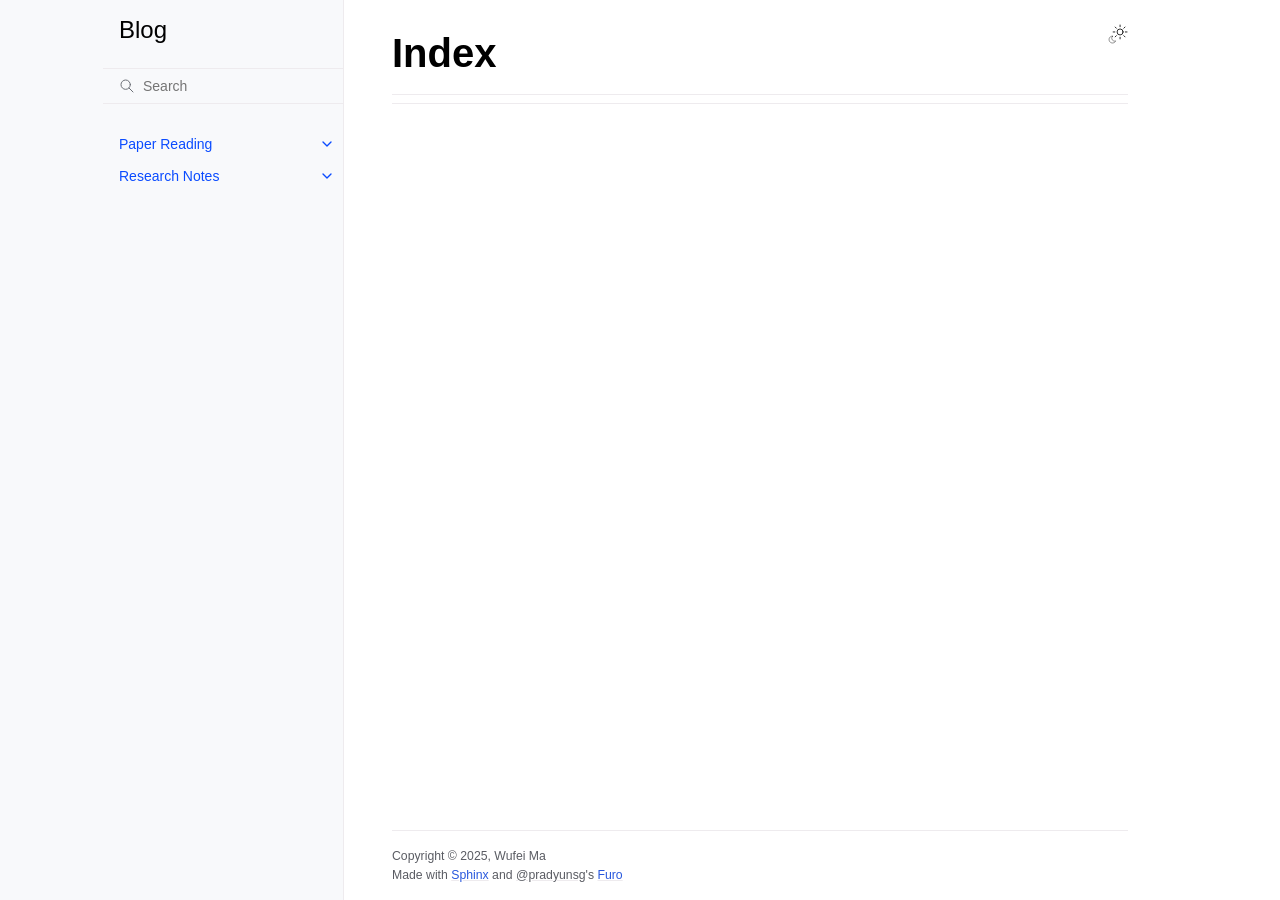
<file: genindex.html>
<!doctype html>
<html class="no-js" lang="en" data-content_root="./">
  <head><meta charset="utf-8">
    <meta name="viewport" content="width=device-width,initial-scale=1">
    <meta name="color-scheme" content="light dark"><link rel="index" title="Index" href="#"><link rel="search" title="Search" href="search.html">

    <!-- Generated with Sphinx 7.4.7 and Furo 2025.12.19 --><title>Index - Blog</title>
<link rel="stylesheet" type="text/css" href="_static/pygments.css?v=d111a655" />
    <link rel="stylesheet" type="text/css" href="_static/styles/furo.css?v=7bdb33bb" />
    <link rel="stylesheet" type="text/css" href="_static/css/mybadges.css?v=865efd3c" />
    <link rel="stylesheet" type="text/css" href="_static/css/mycss.css?v=918f3662" />
    <link rel="stylesheet" type="text/css" href="_static/sphinx-design.min.css?v=95c83b7e" />
    <link rel="stylesheet" type="text/css" href="_static/styles/furo-extensions.css?v=8dab3a3b" />
    
    


<style>
  body {
    --color-code-background: #f2f2f2;
  --color-code-foreground: #1e1e1e;
  
  }
  @media not print {
    body[data-theme="dark"] {
      --color-code-background: #202020;
  --color-code-foreground: #d0d0d0;
  
    }
    @media (prefers-color-scheme: dark) {
      body:not([data-theme="light"]) {
        --color-code-background: #202020;
  --color-code-foreground: #d0d0d0;
  
      }
    }
  }
</style></head>
  <body>
    
    <script>
      document.body.dataset.theme = localStorage.getItem("theme") || "auto";
    </script>
    

<svg xmlns="http://www.w3.org/2000/svg" style="display: none;">
  <symbol id="svg-toc" viewBox="0 0 24 24">
    <title>Contents</title>
    <svg stroke="currentColor" fill="currentColor" stroke-width="0" viewBox="0 0 1024 1024">
      <path d="M408 442h480c4.4 0 8-3.6 8-8v-56c0-4.4-3.6-8-8-8H408c-4.4 0-8 3.6-8 8v56c0 4.4 3.6 8 8 8zm-8 204c0 4.4 3.6 8 8 8h480c4.4 0 8-3.6 8-8v-56c0-4.4-3.6-8-8-8H408c-4.4 0-8 3.6-8 8v56zm504-486H120c-4.4 0-8 3.6-8 8v56c0 4.4 3.6 8 8 8h784c4.4 0 8-3.6 8-8v-56c0-4.4-3.6-8-8-8zm0 632H120c-4.4 0-8 3.6-8 8v56c0 4.4 3.6 8 8 8h784c4.4 0 8-3.6 8-8v-56c0-4.4-3.6-8-8-8zM115.4 518.9L271.7 642c5.8 4.6 14.4.5 14.4-6.9V388.9c0-7.4-8.5-11.5-14.4-6.9L115.4 505.1a8.74 8.74 0 0 0 0 13.8z"/>
    </svg>
  </symbol>
  <symbol id="svg-menu" viewBox="0 0 24 24">
    <title>Menu</title>
    <svg xmlns="http://www.w3.org/2000/svg" viewBox="0 0 24 24" fill="none" stroke="currentColor"
      stroke-width="2" stroke-linecap="round" stroke-linejoin="round" class="feather-menu">
      <line x1="3" y1="12" x2="21" y2="12"></line>
      <line x1="3" y1="6" x2="21" y2="6"></line>
      <line x1="3" y1="18" x2="21" y2="18"></line>
    </svg>
  </symbol>
  <symbol id="svg-arrow-right" viewBox="0 0 24 24">
    <title>Expand</title>
    <svg xmlns="http://www.w3.org/2000/svg" viewBox="0 0 24 24" fill="none" stroke="currentColor"
      stroke-width="2" stroke-linecap="round" stroke-linejoin="round" class="feather-chevron-right">
      <polyline points="9 18 15 12 9 6"></polyline>
    </svg>
  </symbol>
  <symbol id="svg-sun" viewBox="0 0 24 24">
    <title>Light mode</title>
    <svg xmlns="http://www.w3.org/2000/svg" viewBox="0 0 24 24" fill="none" stroke="currentColor"
      stroke-width="1" stroke-linecap="round" stroke-linejoin="round" class="feather-sun">
      <circle cx="12" cy="12" r="5"></circle>
      <line x1="12" y1="1" x2="12" y2="3"></line>
      <line x1="12" y1="21" x2="12" y2="23"></line>
      <line x1="4.22" y1="4.22" x2="5.64" y2="5.64"></line>
      <line x1="18.36" y1="18.36" x2="19.78" y2="19.78"></line>
      <line x1="1" y1="12" x2="3" y2="12"></line>
      <line x1="21" y1="12" x2="23" y2="12"></line>
      <line x1="4.22" y1="19.78" x2="5.64" y2="18.36"></line>
      <line x1="18.36" y1="5.64" x2="19.78" y2="4.22"></line>
    </svg>
  </symbol>
  <symbol id="svg-moon" viewBox="0 0 24 24">
    <title>Dark mode</title>
    <svg xmlns="http://www.w3.org/2000/svg" viewBox="0 0 24 24" fill="none" stroke="currentColor"
      stroke-width="1" stroke-linecap="round" stroke-linejoin="round" class="icon-tabler-moon">
      <path stroke="none" d="M0 0h24v24H0z" fill="none" />
      <path d="M12 3c.132 0 .263 0 .393 0a7.5 7.5 0 0 0 7.92 12.446a9 9 0 1 1 -8.313 -12.454z" />
    </svg>
  </symbol>
  <symbol id="svg-sun-with-moon" viewBox="0 0 24 24">
    <title>Auto light/dark, in light mode</title>
    <svg xmlns="http://www.w3.org/2000/svg" viewBox="0 0 24 24" fill="none" stroke="currentColor"
      stroke-width="1" stroke-linecap="round" stroke-linejoin="round"
      class="icon-custom-derived-from-feather-sun-and-tabler-moon">
      <path style="opacity: 50%" d="M 5.411 14.504 C 5.471 14.504 5.532 14.504 5.591 14.504 C 3.639 16.319 4.383 19.569 6.931 20.352 C 7.693 20.586 8.512 20.551 9.25 20.252 C 8.023 23.207 4.056 23.725 2.11 21.184 C 0.166 18.642 1.702 14.949 4.874 14.536 C 5.051 14.512 5.231 14.5 5.411 14.5 L 5.411 14.504 Z"/>
      <line x1="14.5" y1="3.25" x2="14.5" y2="1.25"/>
      <line x1="14.5" y1="15.85" x2="14.5" y2="17.85"/>
      <line x1="10.044" y1="5.094" x2="8.63" y2="3.68"/>
      <line x1="19" y1="14.05" x2="20.414" y2="15.464"/>
      <line x1="8.2" y1="9.55" x2="6.2" y2="9.55"/>
      <line x1="20.8" y1="9.55" x2="22.8" y2="9.55"/>
      <line x1="10.044" y1="14.006" x2="8.63" y2="15.42"/>
      <line x1="19" y1="5.05" x2="20.414" y2="3.636"/>
      <circle cx="14.5" cy="9.55" r="3.6"/>
    </svg>
  </symbol>
  <symbol id="svg-moon-with-sun" viewBox="0 0 24 24">
    <title>Auto light/dark, in dark mode</title>
    <svg xmlns="http://www.w3.org/2000/svg" viewBox="0 0 24 24" fill="none" stroke="currentColor"
      stroke-width="1" stroke-linecap="round" stroke-linejoin="round"
      class="icon-custom-derived-from-feather-sun-and-tabler-moon">
      <path d="M 8.282 7.007 C 8.385 7.007 8.494 7.007 8.595 7.007 C 5.18 10.184 6.481 15.869 10.942 17.24 C 12.275 17.648 13.706 17.589 15 17.066 C 12.851 22.236 5.91 23.143 2.505 18.696 C -0.897 14.249 1.791 7.786 7.342 7.063 C 7.652 7.021 7.965 7 8.282 7 L 8.282 7.007 Z"/>
      <line style="opacity: 50%" x1="18" y1="3.705" x2="18" y2="2.5"/>
      <line style="opacity: 50%" x1="18" y1="11.295" x2="18" y2="12.5"/>
      <line style="opacity: 50%" x1="15.316" y1="4.816" x2="14.464" y2="3.964"/>
      <line style="opacity: 50%" x1="20.711" y1="10.212" x2="21.563" y2="11.063"/>
      <line style="opacity: 50%" x1="14.205" y1="7.5" x2="13.001" y2="7.5"/>
      <line style="opacity: 50%" x1="21.795" y1="7.5" x2="23" y2="7.5"/>
      <line style="opacity: 50%" x1="15.316" y1="10.184" x2="14.464" y2="11.036"/>
      <line style="opacity: 50%" x1="20.711" y1="4.789" x2="21.563" y2="3.937"/>
      <circle style="opacity: 50%" cx="18" cy="7.5" r="2.169"/>
    </svg>
  </symbol>
  <symbol id="svg-pencil" viewBox="0 0 24 24">
    <svg xmlns="http://www.w3.org/2000/svg" viewBox="0 0 24 24" fill="none" stroke="currentColor"
      stroke-width="1" stroke-linecap="round" stroke-linejoin="round" class="icon-tabler-pencil-code">
      <path d="M4 20h4l10.5 -10.5a2.828 2.828 0 1 0 -4 -4l-10.5 10.5v4" />
      <path d="M13.5 6.5l4 4" />
      <path d="M20 21l2 -2l-2 -2" />
      <path d="M17 17l-2 2l2 2" />
    </svg>
  </symbol>
  <symbol id="svg-eye" viewBox="0 0 24 24">
    <svg xmlns="http://www.w3.org/2000/svg" viewBox="0 0 24 24" fill="none" stroke="currentColor"
      stroke-width="1" stroke-linecap="round" stroke-linejoin="round" class="icon-tabler-eye-code">
      <path stroke="none" d="M0 0h24v24H0z" fill="none" />
      <path d="M10 12a2 2 0 1 0 4 0a2 2 0 0 0 -4 0" />
      <path
        d="M11.11 17.958c-3.209 -.307 -5.91 -2.293 -8.11 -5.958c2.4 -4 5.4 -6 9 -6c3.6 0 6.6 2 9 6c-.21 .352 -.427 .688 -.647 1.008" />
      <path d="M20 21l2 -2l-2 -2" />
      <path d="M17 17l-2 2l2 2" />
    </svg>
  </symbol>
</svg>

<input type="checkbox" class="sidebar-toggle" name="__navigation" id="__navigation" aria-label="Toggle site navigation sidebar">
<input type="checkbox" class="sidebar-toggle" name="__toc" id="__toc" aria-label="Toggle table of contents sidebar">
<label class="overlay sidebar-overlay" for="__navigation"></label>
<label class="overlay toc-overlay" for="__toc"></label>

<a class="skip-to-content muted-link" href="#furo-main-content">Skip to content</a>



<div class="page">
  <header class="mobile-header">
    <div class="header-left">
      <label class="nav-overlay-icon" for="__navigation">
        <span class="icon"><svg><use href="#svg-menu"></use></svg></span>
      </label>
    </div>
    <div class="header-center">
      <a href="index.html"><div class="brand">Blog</div></a>
    </div>
    <div class="header-right">
      <div class="theme-toggle-container theme-toggle-header">
        <button class="theme-toggle" aria-label="Toggle Light / Dark / Auto color theme">
          <svg class="theme-icon-when-auto-light"><use href="#svg-sun-with-moon"></use></svg>
          <svg class="theme-icon-when-auto-dark"><use href="#svg-moon-with-sun"></use></svg>
          <svg class="theme-icon-when-dark"><use href="#svg-moon"></use></svg>
          <svg class="theme-icon-when-light"><use href="#svg-sun"></use></svg>
        </button>
      </div>
      <label class="toc-overlay-icon toc-header-icon no-toc" for="__toc">
        <span class="icon"><svg><use href="#svg-toc"></use></svg></span>
      </label>
    </div>
  </header>
  <aside class="sidebar-drawer">
    <div class="sidebar-container">
      
      <div class="sidebar-sticky"><a class="sidebar-brand" href="index.html">
  
  <span class="sidebar-brand-text">Blog</span>
  
</a><form class="sidebar-search-container" method="get" action="search.html" role="search">
  <input class="sidebar-search" placeholder="Search" name="q" aria-label="Search">
  <input type="hidden" name="check_keywords" value="yes">
  <input type="hidden" name="area" value="default">
</form>
<div id="searchbox"></div><div class="sidebar-scroll"><div class="sidebar-tree">
  <ul>
<li class="toctree-l1 has-children"><a class="reference internal" href="reading.html">Paper Reading</a><input aria-label="Toggle navigation of Paper Reading" class="toctree-checkbox" id="toctree-checkbox-1" name="toctree-checkbox-1" role="switch" type="checkbox"/><label for="toctree-checkbox-1"><span class="icon"><svg><use href="#svg-arrow-right"></use></svg></span></label><ul>
<li class="toctree-l2"><a class="reference internal" href="reading/feb2026.html">Reading (February 2026)</a></li>
<li class="toctree-l2"><a class="reference internal" href="reading/dec2025.html">Reading (December 2025)</a></li>
</ul>
</li>
<li class="toctree-l1 has-children"><a class="reference internal" href="research.html">Research Notes</a><input aria-label="Toggle navigation of Research Notes" class="toctree-checkbox" id="toctree-checkbox-2" name="toctree-checkbox-2" role="switch" type="checkbox"/><label for="toctree-checkbox-2"><span class="icon"><svg><use href="#svg-arrow-right"></use></svg></span></label><ul>
<li class="toctree-l2"><a class="reference internal" href="research/spatialvlm.html">Spatial VLMs</a></li>
<li class="toctree-l2"><a class="reference internal" href="research/agentic_search.html">Agentic Search</a></li>
</ul>
</li>
</ul>

</div>
</div>

      </div>
      
    </div>
  </aside>
  <div class="main">
    <div class="content">
      <div class="article-container">
        <a href="#" class="back-to-top muted-link">
          <svg xmlns="http://www.w3.org/2000/svg" viewBox="0 0 24 24">
            <path d="M13 20h-2V8l-5.5 5.5-1.42-1.42L12 4.16l7.92 7.92-1.42 1.42L13 8v12z"></path>
          </svg>
          <span>Back to top</span>
        </a>
        <div class="content-icon-container">
          <div class="theme-toggle-container theme-toggle-content">
            <button class="theme-toggle" aria-label="Toggle Light / Dark / Auto color theme">
              <svg class="theme-icon-when-auto-light"><use href="#svg-sun-with-moon"></use></svg>
              <svg class="theme-icon-when-auto-dark"><use href="#svg-moon-with-sun"></use></svg>
              <svg class="theme-icon-when-dark"><use href="#svg-moon"></use></svg>
              <svg class="theme-icon-when-light"><use href="#svg-sun"></use></svg>
            </button>
          </div>
          <label class="toc-overlay-icon toc-content-icon no-toc" for="__toc">
            <span class="icon"><svg><use href="#svg-toc"></use></svg></span>
          </label>
        </div>
        <article role="main" id="furo-main-content">
          
<section class="genindex-section">
  <h1 id="index">Index</h1>
  <div class="genindex-jumpbox"></div>
</section>

        </article>
      </div>
      <footer>
        
        <div class="related-pages">
          
          
        </div>
        <div class="bottom-of-page">
          <div class="left-details">
            <div class="copyright">
                Copyright &#169; 2025, Wufei Ma
            </div>
            Made with <a href="https://www.sphinx-doc.org/">Sphinx</a> and <a class="muted-link" href="https://pradyunsg.me">@pradyunsg</a>'s
            
            <a href="https://github.com/pradyunsg/furo">Furo</a>
            
          </div>
          <div class="right-details">
            
          </div>
        </div>
        
      </footer>
    </div>
    <aside class="toc-drawer no-toc">
      
      
      
    </aside>
  </div>
</div><script src="_static/documentation_options.js?v=01f34227"></script>
    <script src="_static/doctools.js?v=9a2dae69"></script>
    <script src="_static/sphinx_highlight.js?v=dc90522c"></script>
    <script src="_static/scripts/furo.js?v=46bd48cc"></script>
    <script src="_static/design-tabs.js?v=f930bc37"></script>
    </body>
</html>
</file>
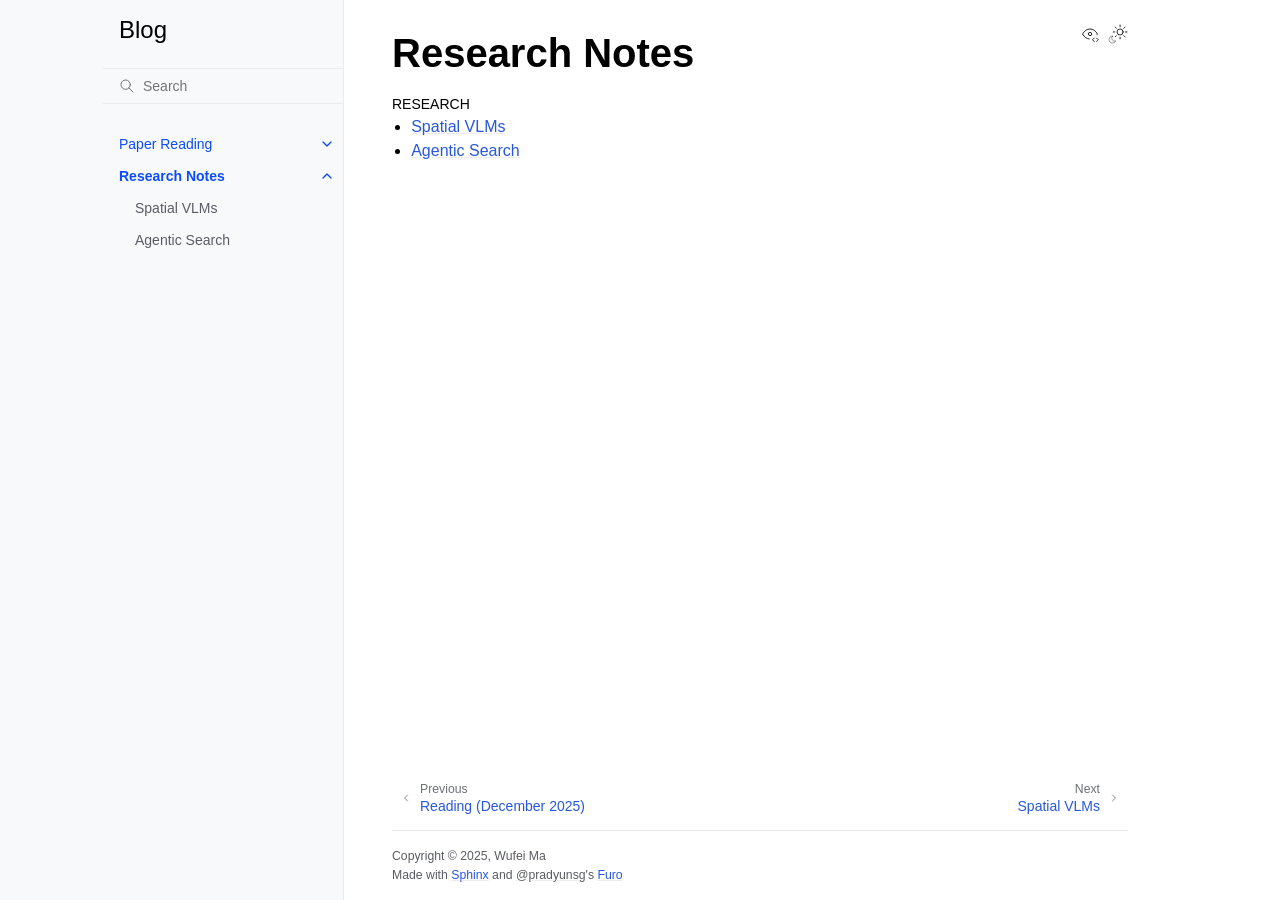
<file: research.html>
<!doctype html>
<html class="no-js" lang="en" data-content_root="./">
  <head><meta charset="utf-8">
    <meta name="viewport" content="width=device-width,initial-scale=1">
    <meta name="color-scheme" content="light dark"><meta name="viewport" content="width=device-width, initial-scale=1" />
<link rel="index" title="Index" href="genindex.html"><link rel="search" title="Search" href="search.html"><link rel="next" title="Spatial VLMs" href="research/spatialvlm.html"><link rel="prev" title="Reading (December 2025)" href="reading/dec2025.html">

    <!-- Generated with Sphinx 7.4.7 and Furo 2025.12.19 -->
        <title>Research Notes - Blog</title>
      <link rel="stylesheet" type="text/css" href="_static/pygments.css?v=d111a655" />
    <link rel="stylesheet" type="text/css" href="_static/styles/furo.css?v=7bdb33bb" />
    <link rel="stylesheet" type="text/css" href="_static/css/mybadges.css?v=865efd3c" />
    <link rel="stylesheet" type="text/css" href="_static/css/mycss.css?v=918f3662" />
    <link rel="stylesheet" type="text/css" href="_static/sphinx-design.min.css?v=95c83b7e" />
    <link rel="stylesheet" type="text/css" href="_static/styles/furo-extensions.css?v=8dab3a3b" />
    
    


<style>
  body {
    --color-code-background: #f2f2f2;
  --color-code-foreground: #1e1e1e;
  
  }
  @media not print {
    body[data-theme="dark"] {
      --color-code-background: #202020;
  --color-code-foreground: #d0d0d0;
  
    }
    @media (prefers-color-scheme: dark) {
      body:not([data-theme="light"]) {
        --color-code-background: #202020;
  --color-code-foreground: #d0d0d0;
  
      }
    }
  }
</style></head>
  <body>
    
    <script>
      document.body.dataset.theme = localStorage.getItem("theme") || "auto";
    </script>
    

<svg xmlns="http://www.w3.org/2000/svg" style="display: none;">
  <symbol id="svg-toc" viewBox="0 0 24 24">
    <title>Contents</title>
    <svg stroke="currentColor" fill="currentColor" stroke-width="0" viewBox="0 0 1024 1024">
      <path d="M408 442h480c4.4 0 8-3.6 8-8v-56c0-4.4-3.6-8-8-8H408c-4.4 0-8 3.6-8 8v56c0 4.4 3.6 8 8 8zm-8 204c0 4.4 3.6 8 8 8h480c4.4 0 8-3.6 8-8v-56c0-4.4-3.6-8-8-8H408c-4.4 0-8 3.6-8 8v56zm504-486H120c-4.4 0-8 3.6-8 8v56c0 4.4 3.6 8 8 8h784c4.4 0 8-3.6 8-8v-56c0-4.4-3.6-8-8-8zm0 632H120c-4.4 0-8 3.6-8 8v56c0 4.4 3.6 8 8 8h784c4.4 0 8-3.6 8-8v-56c0-4.4-3.6-8-8-8zM115.4 518.9L271.7 642c5.8 4.6 14.4.5 14.4-6.9V388.9c0-7.4-8.5-11.5-14.4-6.9L115.4 505.1a8.74 8.74 0 0 0 0 13.8z"/>
    </svg>
  </symbol>
  <symbol id="svg-menu" viewBox="0 0 24 24">
    <title>Menu</title>
    <svg xmlns="http://www.w3.org/2000/svg" viewBox="0 0 24 24" fill="none" stroke="currentColor"
      stroke-width="2" stroke-linecap="round" stroke-linejoin="round" class="feather-menu">
      <line x1="3" y1="12" x2="21" y2="12"></line>
      <line x1="3" y1="6" x2="21" y2="6"></line>
      <line x1="3" y1="18" x2="21" y2="18"></line>
    </svg>
  </symbol>
  <symbol id="svg-arrow-right" viewBox="0 0 24 24">
    <title>Expand</title>
    <svg xmlns="http://www.w3.org/2000/svg" viewBox="0 0 24 24" fill="none" stroke="currentColor"
      stroke-width="2" stroke-linecap="round" stroke-linejoin="round" class="feather-chevron-right">
      <polyline points="9 18 15 12 9 6"></polyline>
    </svg>
  </symbol>
  <symbol id="svg-sun" viewBox="0 0 24 24">
    <title>Light mode</title>
    <svg xmlns="http://www.w3.org/2000/svg" viewBox="0 0 24 24" fill="none" stroke="currentColor"
      stroke-width="1" stroke-linecap="round" stroke-linejoin="round" class="feather-sun">
      <circle cx="12" cy="12" r="5"></circle>
      <line x1="12" y1="1" x2="12" y2="3"></line>
      <line x1="12" y1="21" x2="12" y2="23"></line>
      <line x1="4.22" y1="4.22" x2="5.64" y2="5.64"></line>
      <line x1="18.36" y1="18.36" x2="19.78" y2="19.78"></line>
      <line x1="1" y1="12" x2="3" y2="12"></line>
      <line x1="21" y1="12" x2="23" y2="12"></line>
      <line x1="4.22" y1="19.78" x2="5.64" y2="18.36"></line>
      <line x1="18.36" y1="5.64" x2="19.78" y2="4.22"></line>
    </svg>
  </symbol>
  <symbol id="svg-moon" viewBox="0 0 24 24">
    <title>Dark mode</title>
    <svg xmlns="http://www.w3.org/2000/svg" viewBox="0 0 24 24" fill="none" stroke="currentColor"
      stroke-width="1" stroke-linecap="round" stroke-linejoin="round" class="icon-tabler-moon">
      <path stroke="none" d="M0 0h24v24H0z" fill="none" />
      <path d="M12 3c.132 0 .263 0 .393 0a7.5 7.5 0 0 0 7.92 12.446a9 9 0 1 1 -8.313 -12.454z" />
    </svg>
  </symbol>
  <symbol id="svg-sun-with-moon" viewBox="0 0 24 24">
    <title>Auto light/dark, in light mode</title>
    <svg xmlns="http://www.w3.org/2000/svg" viewBox="0 0 24 24" fill="none" stroke="currentColor"
      stroke-width="1" stroke-linecap="round" stroke-linejoin="round"
      class="icon-custom-derived-from-feather-sun-and-tabler-moon">
      <path style="opacity: 50%" d="M 5.411 14.504 C 5.471 14.504 5.532 14.504 5.591 14.504 C 3.639 16.319 4.383 19.569 6.931 20.352 C 7.693 20.586 8.512 20.551 9.25 20.252 C 8.023 23.207 4.056 23.725 2.11 21.184 C 0.166 18.642 1.702 14.949 4.874 14.536 C 5.051 14.512 5.231 14.5 5.411 14.5 L 5.411 14.504 Z"/>
      <line x1="14.5" y1="3.25" x2="14.5" y2="1.25"/>
      <line x1="14.5" y1="15.85" x2="14.5" y2="17.85"/>
      <line x1="10.044" y1="5.094" x2="8.63" y2="3.68"/>
      <line x1="19" y1="14.05" x2="20.414" y2="15.464"/>
      <line x1="8.2" y1="9.55" x2="6.2" y2="9.55"/>
      <line x1="20.8" y1="9.55" x2="22.8" y2="9.55"/>
      <line x1="10.044" y1="14.006" x2="8.63" y2="15.42"/>
      <line x1="19" y1="5.05" x2="20.414" y2="3.636"/>
      <circle cx="14.5" cy="9.55" r="3.6"/>
    </svg>
  </symbol>
  <symbol id="svg-moon-with-sun" viewBox="0 0 24 24">
    <title>Auto light/dark, in dark mode</title>
    <svg xmlns="http://www.w3.org/2000/svg" viewBox="0 0 24 24" fill="none" stroke="currentColor"
      stroke-width="1" stroke-linecap="round" stroke-linejoin="round"
      class="icon-custom-derived-from-feather-sun-and-tabler-moon">
      <path d="M 8.282 7.007 C 8.385 7.007 8.494 7.007 8.595 7.007 C 5.18 10.184 6.481 15.869 10.942 17.24 C 12.275 17.648 13.706 17.589 15 17.066 C 12.851 22.236 5.91 23.143 2.505 18.696 C -0.897 14.249 1.791 7.786 7.342 7.063 C 7.652 7.021 7.965 7 8.282 7 L 8.282 7.007 Z"/>
      <line style="opacity: 50%" x1="18" y1="3.705" x2="18" y2="2.5"/>
      <line style="opacity: 50%" x1="18" y1="11.295" x2="18" y2="12.5"/>
      <line style="opacity: 50%" x1="15.316" y1="4.816" x2="14.464" y2="3.964"/>
      <line style="opacity: 50%" x1="20.711" y1="10.212" x2="21.563" y2="11.063"/>
      <line style="opacity: 50%" x1="14.205" y1="7.5" x2="13.001" y2="7.5"/>
      <line style="opacity: 50%" x1="21.795" y1="7.5" x2="23" y2="7.5"/>
      <line style="opacity: 50%" x1="15.316" y1="10.184" x2="14.464" y2="11.036"/>
      <line style="opacity: 50%" x1="20.711" y1="4.789" x2="21.563" y2="3.937"/>
      <circle style="opacity: 50%" cx="18" cy="7.5" r="2.169"/>
    </svg>
  </symbol>
  <symbol id="svg-pencil" viewBox="0 0 24 24">
    <svg xmlns="http://www.w3.org/2000/svg" viewBox="0 0 24 24" fill="none" stroke="currentColor"
      stroke-width="1" stroke-linecap="round" stroke-linejoin="round" class="icon-tabler-pencil-code">
      <path d="M4 20h4l10.5 -10.5a2.828 2.828 0 1 0 -4 -4l-10.5 10.5v4" />
      <path d="M13.5 6.5l4 4" />
      <path d="M20 21l2 -2l-2 -2" />
      <path d="M17 17l-2 2l2 2" />
    </svg>
  </symbol>
  <symbol id="svg-eye" viewBox="0 0 24 24">
    <svg xmlns="http://www.w3.org/2000/svg" viewBox="0 0 24 24" fill="none" stroke="currentColor"
      stroke-width="1" stroke-linecap="round" stroke-linejoin="round" class="icon-tabler-eye-code">
      <path stroke="none" d="M0 0h24v24H0z" fill="none" />
      <path d="M10 12a2 2 0 1 0 4 0a2 2 0 0 0 -4 0" />
      <path
        d="M11.11 17.958c-3.209 -.307 -5.91 -2.293 -8.11 -5.958c2.4 -4 5.4 -6 9 -6c3.6 0 6.6 2 9 6c-.21 .352 -.427 .688 -.647 1.008" />
      <path d="M20 21l2 -2l-2 -2" />
      <path d="M17 17l-2 2l2 2" />
    </svg>
  </symbol>
</svg>

<input type="checkbox" class="sidebar-toggle" name="__navigation" id="__navigation" aria-label="Toggle site navigation sidebar">
<input type="checkbox" class="sidebar-toggle" name="__toc" id="__toc" aria-label="Toggle table of contents sidebar">
<label class="overlay sidebar-overlay" for="__navigation"></label>
<label class="overlay toc-overlay" for="__toc"></label>

<a class="skip-to-content muted-link" href="#furo-main-content">Skip to content</a>



<div class="page">
  <header class="mobile-header">
    <div class="header-left">
      <label class="nav-overlay-icon" for="__navigation">
        <span class="icon"><svg><use href="#svg-menu"></use></svg></span>
      </label>
    </div>
    <div class="header-center">
      <a href="index.html"><div class="brand">Blog</div></a>
    </div>
    <div class="header-right">
      <div class="theme-toggle-container theme-toggle-header">
        <button class="theme-toggle" aria-label="Toggle Light / Dark / Auto color theme">
          <svg class="theme-icon-when-auto-light"><use href="#svg-sun-with-moon"></use></svg>
          <svg class="theme-icon-when-auto-dark"><use href="#svg-moon-with-sun"></use></svg>
          <svg class="theme-icon-when-dark"><use href="#svg-moon"></use></svg>
          <svg class="theme-icon-when-light"><use href="#svg-sun"></use></svg>
        </button>
      </div>
      <label class="toc-overlay-icon toc-header-icon no-toc" for="__toc">
        <span class="icon"><svg><use href="#svg-toc"></use></svg></span>
      </label>
    </div>
  </header>
  <aside class="sidebar-drawer">
    <div class="sidebar-container">
      
      <div class="sidebar-sticky"><a class="sidebar-brand" href="index.html">
  
  <span class="sidebar-brand-text">Blog</span>
  
</a><form class="sidebar-search-container" method="get" action="search.html" role="search">
  <input class="sidebar-search" placeholder="Search" name="q" aria-label="Search">
  <input type="hidden" name="check_keywords" value="yes">
  <input type="hidden" name="area" value="default">
</form>
<div id="searchbox"></div><div class="sidebar-scroll"><div class="sidebar-tree">
  <ul class="current">
<li class="toctree-l1 has-children"><a class="reference internal" href="reading.html">Paper Reading</a><input aria-label="Toggle navigation of Paper Reading" class="toctree-checkbox" id="toctree-checkbox-1" name="toctree-checkbox-1" role="switch" type="checkbox"/><label for="toctree-checkbox-1"><span class="icon"><svg><use href="#svg-arrow-right"></use></svg></span></label><ul>
<li class="toctree-l2"><a class="reference internal" href="reading/feb2026.html">Reading (February 2026)</a></li>
<li class="toctree-l2"><a class="reference internal" href="reading/dec2025.html">Reading (December 2025)</a></li>
</ul>
</li>
<li class="toctree-l1 current has-children current-page"><a class="current reference internal" href="#">Research Notes</a><input aria-label="Toggle navigation of Research Notes" checked="" class="toctree-checkbox" id="toctree-checkbox-2" name="toctree-checkbox-2" role="switch" type="checkbox"/><label for="toctree-checkbox-2"><span class="icon"><svg><use href="#svg-arrow-right"></use></svg></span></label><ul>
<li class="toctree-l2"><a class="reference internal" href="research/spatialvlm.html">Spatial VLMs</a></li>
<li class="toctree-l2"><a class="reference internal" href="research/agentic_search.html">Agentic Search</a></li>
</ul>
</li>
</ul>

</div>
</div>

      </div>
      
    </div>
  </aside>
  <div class="main">
    <div class="content">
      <div class="article-container">
        <a href="#" class="back-to-top muted-link">
          <svg xmlns="http://www.w3.org/2000/svg" viewBox="0 0 24 24">
            <path d="M13 20h-2V8l-5.5 5.5-1.42-1.42L12 4.16l7.92 7.92-1.42 1.42L13 8v12z"></path>
          </svg>
          <span>Back to top</span>
        </a>
        <div class="content-icon-container">
          <div class="view-this-page">
  <a class="muted-link" href="_sources/research.rst.txt" title="View this page">
    <svg><use href="#svg-eye"></use></svg>
    <span class="visually-hidden">View this page</span>
  </a>
</div>
<div class="theme-toggle-container theme-toggle-content">
            <button class="theme-toggle" aria-label="Toggle Light / Dark / Auto color theme">
              <svg class="theme-icon-when-auto-light"><use href="#svg-sun-with-moon"></use></svg>
              <svg class="theme-icon-when-auto-dark"><use href="#svg-moon-with-sun"></use></svg>
              <svg class="theme-icon-when-dark"><use href="#svg-moon"></use></svg>
              <svg class="theme-icon-when-light"><use href="#svg-sun"></use></svg>
            </button>
          </div>
          <label class="toc-overlay-icon toc-content-icon no-toc" for="__toc">
            <span class="icon"><svg><use href="#svg-toc"></use></svg></span>
          </label>
        </div>
        <article role="main" id="furo-main-content">
          <section id="research-notes">
<h1>Research Notes<a class="headerlink" href="#research-notes" title="Link to this heading">¶</a></h1>
<div class="toctree-wrapper compound">
<p class="caption" role="heading"><span class="caption-text">Research</span></p>
<ul>
<li class="toctree-l1"><a class="reference internal" href="research/spatialvlm.html">Spatial VLMs</a></li>
<li class="toctree-l1"><a class="reference internal" href="research/agentic_search.html">Agentic Search</a></li>
</ul>
</div>
</section>

        </article>
      </div>
      <footer>
        
        <div class="related-pages">
          <a class="next-page" href="research/spatialvlm.html">
              <div class="page-info">
                <div class="context">
                  <span>Next</span>
                </div>
                <div class="title">Spatial VLMs</div>
              </div>
              <svg class="furo-related-icon"><use href="#svg-arrow-right"></use></svg>
            </a>
          <a class="prev-page" href="reading/dec2025.html">
              <svg class="furo-related-icon"><use href="#svg-arrow-right"></use></svg>
              <div class="page-info">
                <div class="context">
                  <span>Previous</span>
                </div>
                
                <div class="title">Reading (December 2025)</div>
                
              </div>
            </a>
        </div>
        <div class="bottom-of-page">
          <div class="left-details">
            <div class="copyright">
                Copyright &#169; 2025, Wufei Ma
            </div>
            Made with <a href="https://www.sphinx-doc.org/">Sphinx</a> and <a class="muted-link" href="https://pradyunsg.me">@pradyunsg</a>'s
            
            <a href="https://github.com/pradyunsg/furo">Furo</a>
            
          </div>
          <div class="right-details">
            
          </div>
        </div>
        
      </footer>
    </div>
    <aside class="toc-drawer no-toc">
      
      
      
    </aside>
  </div>
</div><script src="_static/documentation_options.js?v=01f34227"></script>
    <script src="_static/doctools.js?v=9a2dae69"></script>
    <script src="_static/sphinx_highlight.js?v=dc90522c"></script>
    <script src="_static/scripts/furo.js?v=46bd48cc"></script>
    <script src="_static/design-tabs.js?v=f930bc37"></script>
    </body>
</html>
</file>
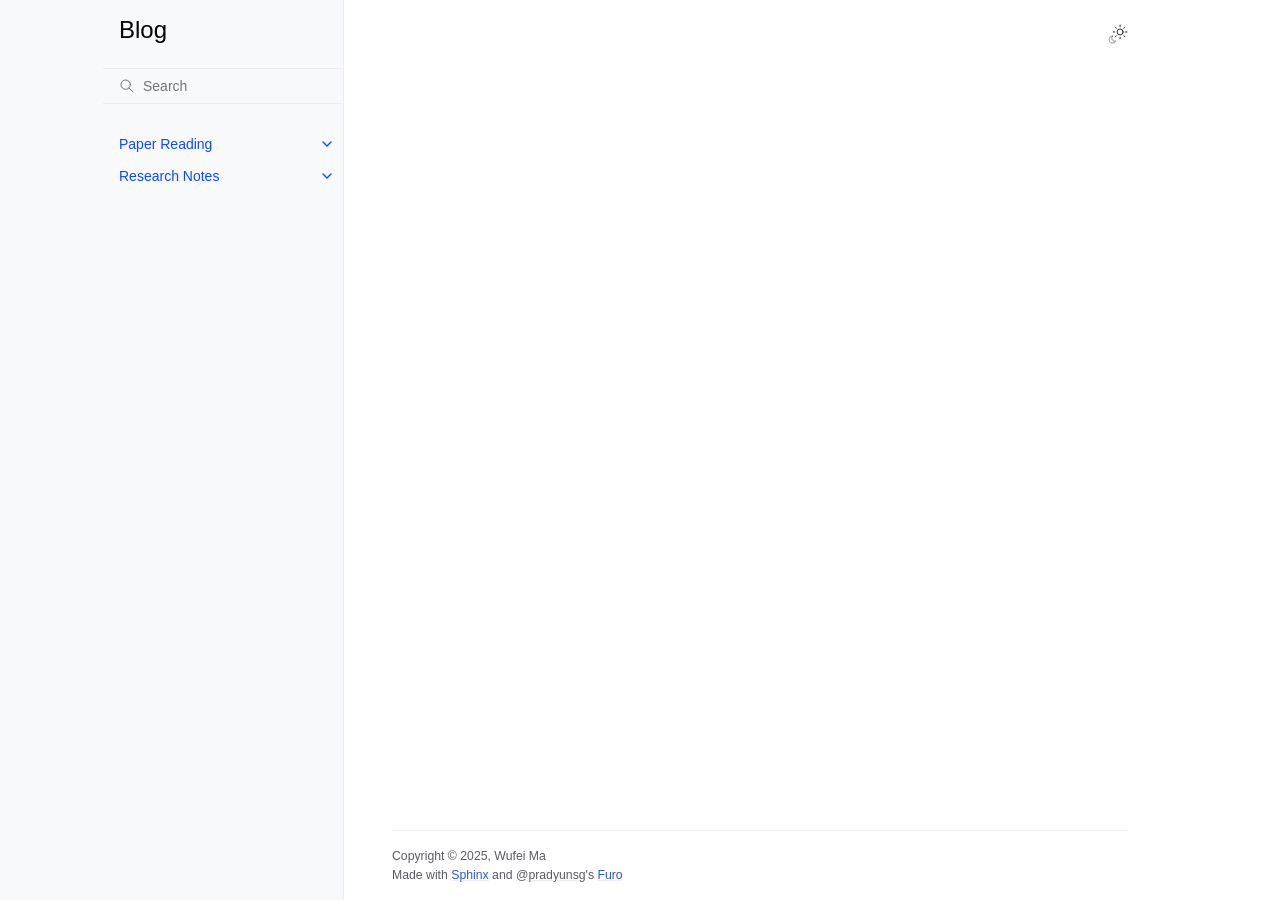
<file: search.html>
<!doctype html>
<html class="no-js" lang="en" data-content_root="./">
  <head>
<meta charset="utf-8">
    <meta name="viewport" content="width=device-width,initial-scale=1">
    <meta name="color-scheme" content="light dark"><link rel="index" title="Index" href="genindex.html"><link rel="search" title="Search" href="#">

    <!-- Generated with Sphinx 7.4.7 and Furo 2025.12.19 -->
<meta name="robots" content="noindex" />
<title>Search - Blog</title><link rel="stylesheet" type="text/css" href="_static/pygments.css?v=d111a655" />
    <link rel="stylesheet" type="text/css" href="_static/styles/furo.css?v=7bdb33bb" />
    <link rel="stylesheet" type="text/css" href="_static/css/mybadges.css?v=865efd3c" />
    <link rel="stylesheet" type="text/css" href="_static/css/mycss.css?v=918f3662" />
    <link rel="stylesheet" type="text/css" href="_static/sphinx-design.min.css?v=95c83b7e" />
    <link rel="stylesheet" type="text/css" href="_static/styles/furo-extensions.css?v=8dab3a3b" />
    
    


<style>
  body {
    --color-code-background: #f2f2f2;
  --color-code-foreground: #1e1e1e;
  
  }
  @media not print {
    body[data-theme="dark"] {
      --color-code-background: #202020;
  --color-code-foreground: #d0d0d0;
  
    }
    @media (prefers-color-scheme: dark) {
      body:not([data-theme="light"]) {
        --color-code-background: #202020;
  --color-code-foreground: #d0d0d0;
  
      }
    }
  }
</style></head>
  <body>
    
    <script>
      document.body.dataset.theme = localStorage.getItem("theme") || "auto";
    </script>
    

<svg xmlns="http://www.w3.org/2000/svg" style="display: none;">
  <symbol id="svg-toc" viewBox="0 0 24 24">
    <title>Contents</title>
    <svg stroke="currentColor" fill="currentColor" stroke-width="0" viewBox="0 0 1024 1024">
      <path d="M408 442h480c4.4 0 8-3.6 8-8v-56c0-4.4-3.6-8-8-8H408c-4.4 0-8 3.6-8 8v56c0 4.4 3.6 8 8 8zm-8 204c0 4.4 3.6 8 8 8h480c4.4 0 8-3.6 8-8v-56c0-4.4-3.6-8-8-8H408c-4.4 0-8 3.6-8 8v56zm504-486H120c-4.4 0-8 3.6-8 8v56c0 4.4 3.6 8 8 8h784c4.4 0 8-3.6 8-8v-56c0-4.4-3.6-8-8-8zm0 632H120c-4.4 0-8 3.6-8 8v56c0 4.4 3.6 8 8 8h784c4.4 0 8-3.6 8-8v-56c0-4.4-3.6-8-8-8zM115.4 518.9L271.7 642c5.8 4.6 14.4.5 14.4-6.9V388.9c0-7.4-8.5-11.5-14.4-6.9L115.4 505.1a8.74 8.74 0 0 0 0 13.8z"/>
    </svg>
  </symbol>
  <symbol id="svg-menu" viewBox="0 0 24 24">
    <title>Menu</title>
    <svg xmlns="http://www.w3.org/2000/svg" viewBox="0 0 24 24" fill="none" stroke="currentColor"
      stroke-width="2" stroke-linecap="round" stroke-linejoin="round" class="feather-menu">
      <line x1="3" y1="12" x2="21" y2="12"></line>
      <line x1="3" y1="6" x2="21" y2="6"></line>
      <line x1="3" y1="18" x2="21" y2="18"></line>
    </svg>
  </symbol>
  <symbol id="svg-arrow-right" viewBox="0 0 24 24">
    <title>Expand</title>
    <svg xmlns="http://www.w3.org/2000/svg" viewBox="0 0 24 24" fill="none" stroke="currentColor"
      stroke-width="2" stroke-linecap="round" stroke-linejoin="round" class="feather-chevron-right">
      <polyline points="9 18 15 12 9 6"></polyline>
    </svg>
  </symbol>
  <symbol id="svg-sun" viewBox="0 0 24 24">
    <title>Light mode</title>
    <svg xmlns="http://www.w3.org/2000/svg" viewBox="0 0 24 24" fill="none" stroke="currentColor"
      stroke-width="1" stroke-linecap="round" stroke-linejoin="round" class="feather-sun">
      <circle cx="12" cy="12" r="5"></circle>
      <line x1="12" y1="1" x2="12" y2="3"></line>
      <line x1="12" y1="21" x2="12" y2="23"></line>
      <line x1="4.22" y1="4.22" x2="5.64" y2="5.64"></line>
      <line x1="18.36" y1="18.36" x2="19.78" y2="19.78"></line>
      <line x1="1" y1="12" x2="3" y2="12"></line>
      <line x1="21" y1="12" x2="23" y2="12"></line>
      <line x1="4.22" y1="19.78" x2="5.64" y2="18.36"></line>
      <line x1="18.36" y1="5.64" x2="19.78" y2="4.22"></line>
    </svg>
  </symbol>
  <symbol id="svg-moon" viewBox="0 0 24 24">
    <title>Dark mode</title>
    <svg xmlns="http://www.w3.org/2000/svg" viewBox="0 0 24 24" fill="none" stroke="currentColor"
      stroke-width="1" stroke-linecap="round" stroke-linejoin="round" class="icon-tabler-moon">
      <path stroke="none" d="M0 0h24v24H0z" fill="none" />
      <path d="M12 3c.132 0 .263 0 .393 0a7.5 7.5 0 0 0 7.92 12.446a9 9 0 1 1 -8.313 -12.454z" />
    </svg>
  </symbol>
  <symbol id="svg-sun-with-moon" viewBox="0 0 24 24">
    <title>Auto light/dark, in light mode</title>
    <svg xmlns="http://www.w3.org/2000/svg" viewBox="0 0 24 24" fill="none" stroke="currentColor"
      stroke-width="1" stroke-linecap="round" stroke-linejoin="round"
      class="icon-custom-derived-from-feather-sun-and-tabler-moon">
      <path style="opacity: 50%" d="M 5.411 14.504 C 5.471 14.504 5.532 14.504 5.591 14.504 C 3.639 16.319 4.383 19.569 6.931 20.352 C 7.693 20.586 8.512 20.551 9.25 20.252 C 8.023 23.207 4.056 23.725 2.11 21.184 C 0.166 18.642 1.702 14.949 4.874 14.536 C 5.051 14.512 5.231 14.5 5.411 14.5 L 5.411 14.504 Z"/>
      <line x1="14.5" y1="3.25" x2="14.5" y2="1.25"/>
      <line x1="14.5" y1="15.85" x2="14.5" y2="17.85"/>
      <line x1="10.044" y1="5.094" x2="8.63" y2="3.68"/>
      <line x1="19" y1="14.05" x2="20.414" y2="15.464"/>
      <line x1="8.2" y1="9.55" x2="6.2" y2="9.55"/>
      <line x1="20.8" y1="9.55" x2="22.8" y2="9.55"/>
      <line x1="10.044" y1="14.006" x2="8.63" y2="15.42"/>
      <line x1="19" y1="5.05" x2="20.414" y2="3.636"/>
      <circle cx="14.5" cy="9.55" r="3.6"/>
    </svg>
  </symbol>
  <symbol id="svg-moon-with-sun" viewBox="0 0 24 24">
    <title>Auto light/dark, in dark mode</title>
    <svg xmlns="http://www.w3.org/2000/svg" viewBox="0 0 24 24" fill="none" stroke="currentColor"
      stroke-width="1" stroke-linecap="round" stroke-linejoin="round"
      class="icon-custom-derived-from-feather-sun-and-tabler-moon">
      <path d="M 8.282 7.007 C 8.385 7.007 8.494 7.007 8.595 7.007 C 5.18 10.184 6.481 15.869 10.942 17.24 C 12.275 17.648 13.706 17.589 15 17.066 C 12.851 22.236 5.91 23.143 2.505 18.696 C -0.897 14.249 1.791 7.786 7.342 7.063 C 7.652 7.021 7.965 7 8.282 7 L 8.282 7.007 Z"/>
      <line style="opacity: 50%" x1="18" y1="3.705" x2="18" y2="2.5"/>
      <line style="opacity: 50%" x1="18" y1="11.295" x2="18" y2="12.5"/>
      <line style="opacity: 50%" x1="15.316" y1="4.816" x2="14.464" y2="3.964"/>
      <line style="opacity: 50%" x1="20.711" y1="10.212" x2="21.563" y2="11.063"/>
      <line style="opacity: 50%" x1="14.205" y1="7.5" x2="13.001" y2="7.5"/>
      <line style="opacity: 50%" x1="21.795" y1="7.5" x2="23" y2="7.5"/>
      <line style="opacity: 50%" x1="15.316" y1="10.184" x2="14.464" y2="11.036"/>
      <line style="opacity: 50%" x1="20.711" y1="4.789" x2="21.563" y2="3.937"/>
      <circle style="opacity: 50%" cx="18" cy="7.5" r="2.169"/>
    </svg>
  </symbol>
  <symbol id="svg-pencil" viewBox="0 0 24 24">
    <svg xmlns="http://www.w3.org/2000/svg" viewBox="0 0 24 24" fill="none" stroke="currentColor"
      stroke-width="1" stroke-linecap="round" stroke-linejoin="round" class="icon-tabler-pencil-code">
      <path d="M4 20h4l10.5 -10.5a2.828 2.828 0 1 0 -4 -4l-10.5 10.5v4" />
      <path d="M13.5 6.5l4 4" />
      <path d="M20 21l2 -2l-2 -2" />
      <path d="M17 17l-2 2l2 2" />
    </svg>
  </symbol>
  <symbol id="svg-eye" viewBox="0 0 24 24">
    <svg xmlns="http://www.w3.org/2000/svg" viewBox="0 0 24 24" fill="none" stroke="currentColor"
      stroke-width="1" stroke-linecap="round" stroke-linejoin="round" class="icon-tabler-eye-code">
      <path stroke="none" d="M0 0h24v24H0z" fill="none" />
      <path d="M10 12a2 2 0 1 0 4 0a2 2 0 0 0 -4 0" />
      <path
        d="M11.11 17.958c-3.209 -.307 -5.91 -2.293 -8.11 -5.958c2.4 -4 5.4 -6 9 -6c3.6 0 6.6 2 9 6c-.21 .352 -.427 .688 -.647 1.008" />
      <path d="M20 21l2 -2l-2 -2" />
      <path d="M17 17l-2 2l2 2" />
    </svg>
  </symbol>
</svg>

<input type="checkbox" class="sidebar-toggle" name="__navigation" id="__navigation" aria-label="Toggle site navigation sidebar">
<input type="checkbox" class="sidebar-toggle" name="__toc" id="__toc" aria-label="Toggle table of contents sidebar">
<label class="overlay sidebar-overlay" for="__navigation"></label>
<label class="overlay toc-overlay" for="__toc"></label>

<a class="skip-to-content muted-link" href="#furo-main-content">Skip to content</a>



<div class="page">
  <header class="mobile-header">
    <div class="header-left">
      <label class="nav-overlay-icon" for="__navigation">
        <span class="icon"><svg><use href="#svg-menu"></use></svg></span>
      </label>
    </div>
    <div class="header-center">
      <a href="index.html"><div class="brand">Blog</div></a>
    </div>
    <div class="header-right">
      <div class="theme-toggle-container theme-toggle-header">
        <button class="theme-toggle" aria-label="Toggle Light / Dark / Auto color theme">
          <svg class="theme-icon-when-auto-light"><use href="#svg-sun-with-moon"></use></svg>
          <svg class="theme-icon-when-auto-dark"><use href="#svg-moon-with-sun"></use></svg>
          <svg class="theme-icon-when-dark"><use href="#svg-moon"></use></svg>
          <svg class="theme-icon-when-light"><use href="#svg-sun"></use></svg>
        </button>
      </div>
      <label class="toc-overlay-icon toc-header-icon no-toc" for="__toc">
        <span class="icon"><svg><use href="#svg-toc"></use></svg></span>
      </label>
    </div>
  </header>
  <aside class="sidebar-drawer">
    <div class="sidebar-container">
      
      <div class="sidebar-sticky"><a class="sidebar-brand" href="index.html">
  
  <span class="sidebar-brand-text">Blog</span>
  
</a><form class="sidebar-search-container" method="get" action="#" role="search">
  <input class="sidebar-search" placeholder="Search" name="q" aria-label="Search">
  <input type="hidden" name="check_keywords" value="yes">
  <input type="hidden" name="area" value="default">
</form>
<div id="searchbox"></div><div class="sidebar-scroll"><div class="sidebar-tree">
  <ul>
<li class="toctree-l1 has-children"><a class="reference internal" href="reading.html">Paper Reading</a><input aria-label="Toggle navigation of Paper Reading" class="toctree-checkbox" id="toctree-checkbox-1" name="toctree-checkbox-1" role="switch" type="checkbox"/><label for="toctree-checkbox-1"><span class="icon"><svg><use href="#svg-arrow-right"></use></svg></span></label><ul>
<li class="toctree-l2"><a class="reference internal" href="reading/feb2026.html">Reading (February 2026)</a></li>
<li class="toctree-l2"><a class="reference internal" href="reading/dec2025.html">Reading (December 2025)</a></li>
</ul>
</li>
<li class="toctree-l1 has-children"><a class="reference internal" href="research.html">Research Notes</a><input aria-label="Toggle navigation of Research Notes" class="toctree-checkbox" id="toctree-checkbox-2" name="toctree-checkbox-2" role="switch" type="checkbox"/><label for="toctree-checkbox-2"><span class="icon"><svg><use href="#svg-arrow-right"></use></svg></span></label><ul>
<li class="toctree-l2"><a class="reference internal" href="research/spatialvlm.html">Spatial VLMs</a></li>
</ul>
</li>
</ul>

</div>
</div>

      </div>
      
    </div>
  </aside>
  <div class="main">
    <div class="content">
      <div class="article-container">
        <a href="#" class="back-to-top muted-link">
          <svg xmlns="http://www.w3.org/2000/svg" viewBox="0 0 24 24">
            <path d="M13 20h-2V8l-5.5 5.5-1.42-1.42L12 4.16l7.92 7.92-1.42 1.42L13 8v12z"></path>
          </svg>
          <span>Back to top</span>
        </a>
        <div class="content-icon-container">
          <div class="theme-toggle-container theme-toggle-content">
            <button class="theme-toggle" aria-label="Toggle Light / Dark / Auto color theme">
              <svg class="theme-icon-when-auto-light"><use href="#svg-sun-with-moon"></use></svg>
              <svg class="theme-icon-when-auto-dark"><use href="#svg-moon-with-sun"></use></svg>
              <svg class="theme-icon-when-dark"><use href="#svg-moon"></use></svg>
              <svg class="theme-icon-when-light"><use href="#svg-sun"></use></svg>
            </button>
          </div>
          <label class="toc-overlay-icon toc-content-icon no-toc" for="__toc">
            <span class="icon"><svg><use href="#svg-toc"></use></svg></span>
          </label>
        </div>
        <article role="main" id="furo-main-content">
          
<noscript>
<div class="admonition error">
  <p class="admonition-title">Error</p>
  <p>
    Please activate JavaScript to enable the search functionality.
  </p>
</div>
</noscript>

<div id="search-results"></div>

        </article>
      </div>
      <footer>
        
        <div class="related-pages">
          
          
        </div>
        <div class="bottom-of-page">
          <div class="left-details">
            <div class="copyright">
                Copyright &#169; 2025, Wufei Ma
            </div>
            Made with <a href="https://www.sphinx-doc.org/">Sphinx</a> and <a class="muted-link" href="https://pradyunsg.me">@pradyunsg</a>'s
            
            <a href="https://github.com/pradyunsg/furo">Furo</a>
            
          </div>
          <div class="right-details">
            
          </div>
        </div>
        
      </footer>
    </div>
    <aside class="toc-drawer no-toc">
      
      
      
    </aside>
  </div>
</div><script src="_static/documentation_options.js?v=01f34227"></script>
    <script src="_static/doctools.js?v=9a2dae69"></script>
    <script src="_static/sphinx_highlight.js?v=dc90522c"></script>
    <script src="_static/scripts/furo.js?v=46bd48cc"></script>
    <script src="_static/design-tabs.js?v=f930bc37"></script>
    
<script src="_static/searchtools.js"></script>
<script src="_static/language_data.js"></script>
<script src="searchindex.js"></script></body>
</html>
</file>
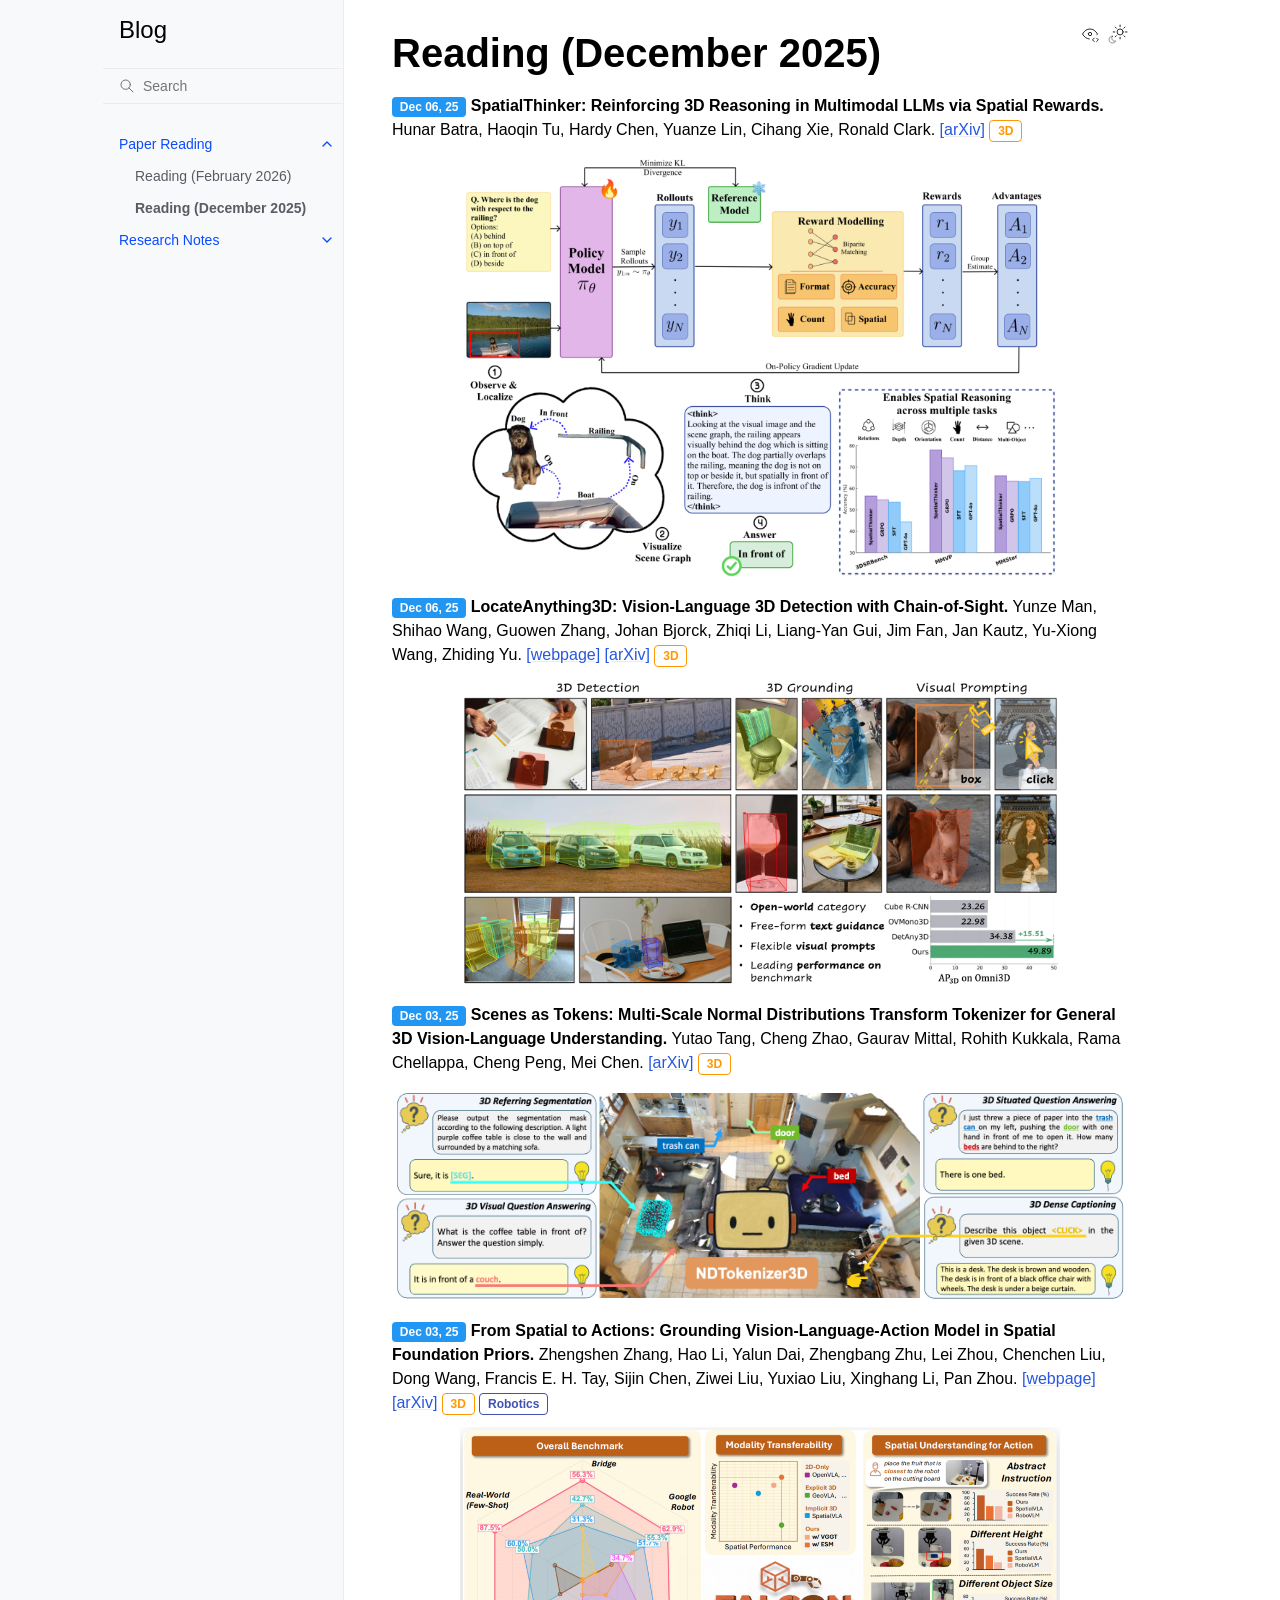
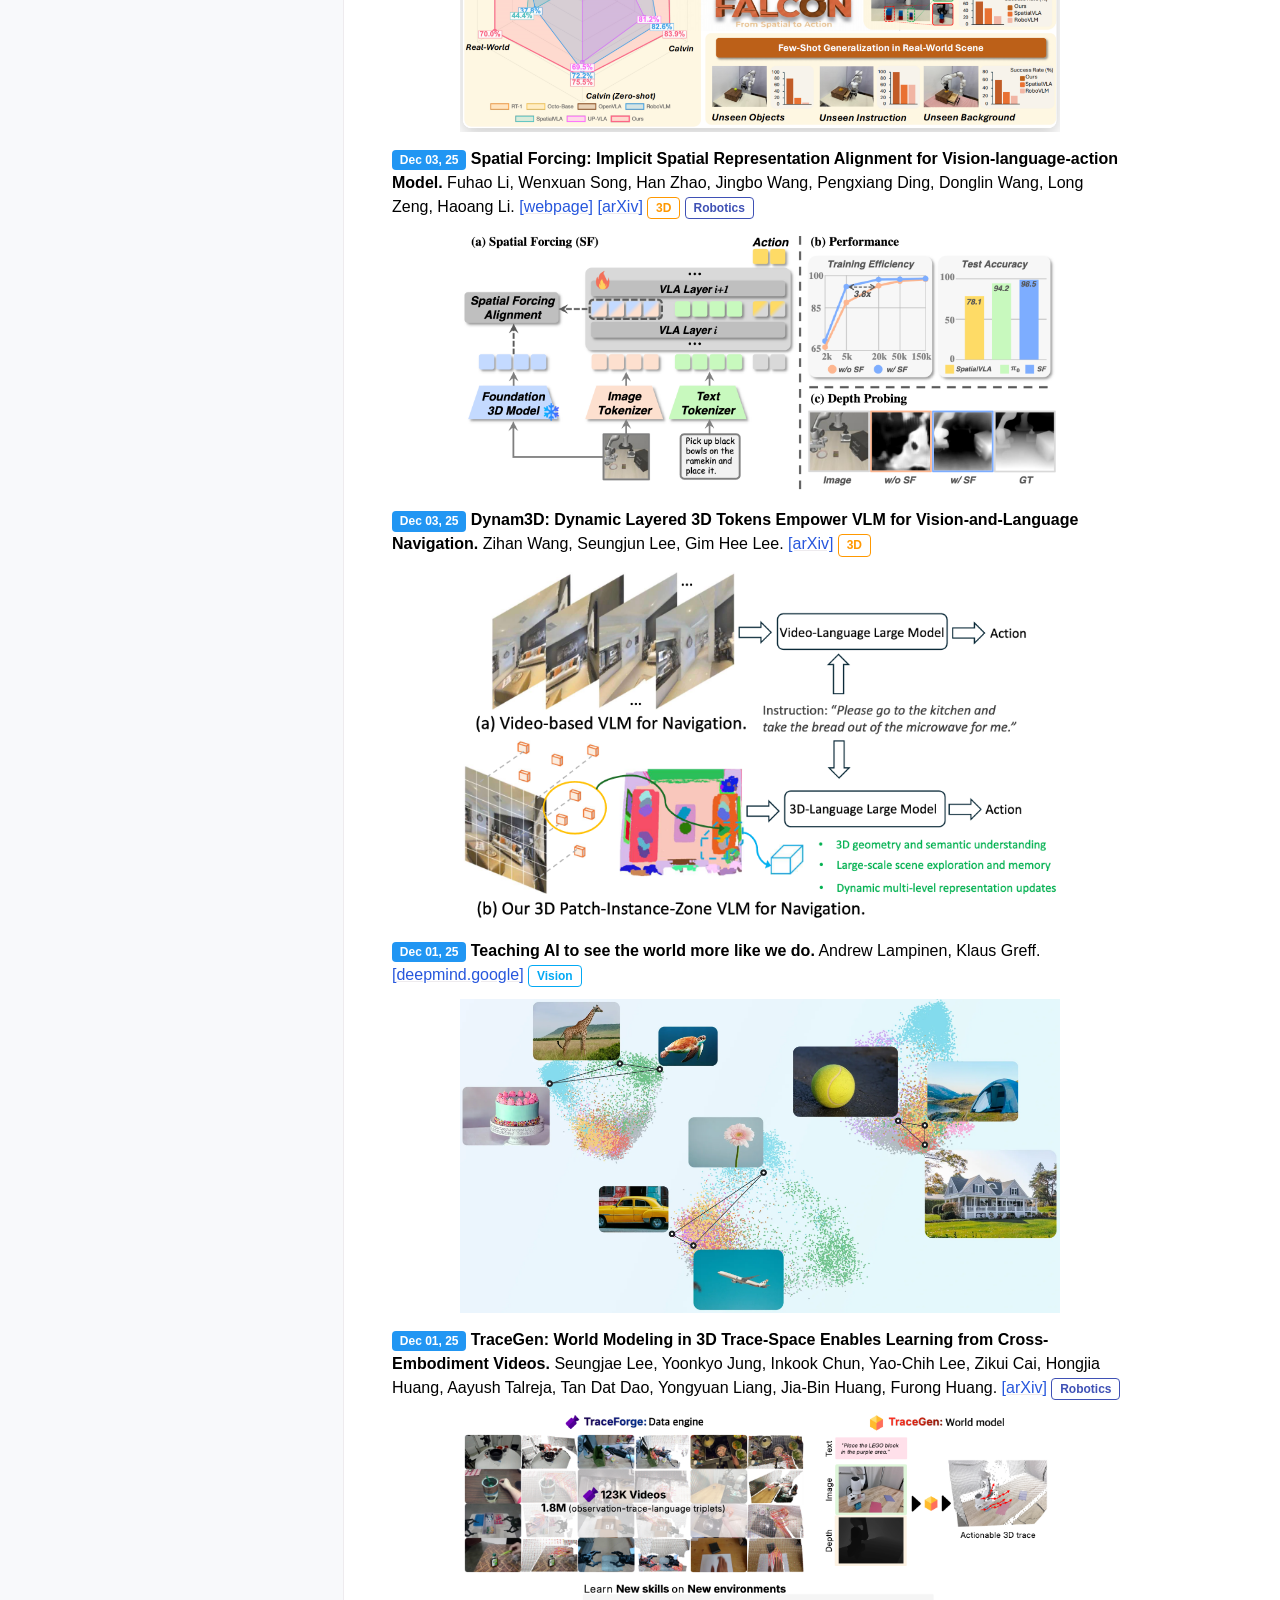
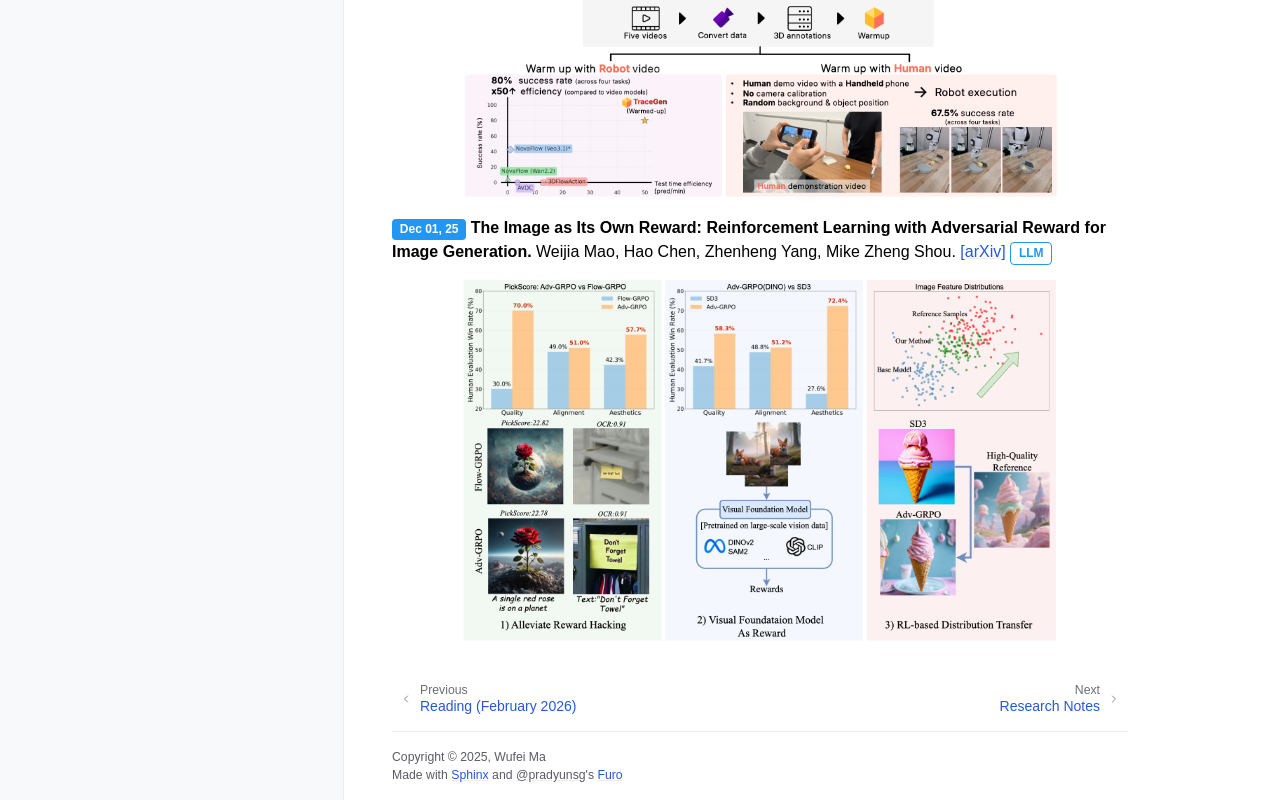
<file: reading/dec2025.html>
<!doctype html>
<html class="no-js" lang="en" data-content_root="../">
  <head><meta charset="utf-8">
    <meta name="viewport" content="width=device-width,initial-scale=1">
    <meta name="color-scheme" content="light dark"><meta name="viewport" content="width=device-width, initial-scale=1" />
<link rel="index" title="Index" href="../genindex.html"><link rel="search" title="Search" href="../search.html"><link rel="next" title="Research Notes" href="../research.html"><link rel="prev" title="Reading (February 2026)" href="feb2026.html">

    <!-- Generated with Sphinx 7.4.7 and Furo 2025.12.19 -->
        <title>Reading (December 2025) - Blog</title>
      <link rel="stylesheet" type="text/css" href="../_static/pygments.css?v=d111a655" />
    <link rel="stylesheet" type="text/css" href="../_static/styles/furo.css?v=7bdb33bb" />
    <link rel="stylesheet" type="text/css" href="../_static/css/mybadges.css?v=865efd3c" />
    <link rel="stylesheet" type="text/css" href="../_static/css/mycss.css?v=918f3662" />
    <link rel="stylesheet" type="text/css" href="../_static/sphinx-design.min.css?v=95c83b7e" />
    <link rel="stylesheet" type="text/css" href="../_static/styles/furo-extensions.css?v=8dab3a3b" />
    
    


<style>
  body {
    --color-code-background: #f2f2f2;
  --color-code-foreground: #1e1e1e;
  
  }
  @media not print {
    body[data-theme="dark"] {
      --color-code-background: #202020;
  --color-code-foreground: #d0d0d0;
  
    }
    @media (prefers-color-scheme: dark) {
      body:not([data-theme="light"]) {
        --color-code-background: #202020;
  --color-code-foreground: #d0d0d0;
  
      }
    }
  }
</style></head>
  <body>
    
    <script>
      document.body.dataset.theme = localStorage.getItem("theme") || "auto";
    </script>
    

<svg xmlns="http://www.w3.org/2000/svg" style="display: none;">
  <symbol id="svg-toc" viewBox="0 0 24 24">
    <title>Contents</title>
    <svg stroke="currentColor" fill="currentColor" stroke-width="0" viewBox="0 0 1024 1024">
      <path d="M408 442h480c4.4 0 8-3.6 8-8v-56c0-4.4-3.6-8-8-8H408c-4.4 0-8 3.6-8 8v56c0 4.4 3.6 8 8 8zm-8 204c0 4.4 3.6 8 8 8h480c4.4 0 8-3.6 8-8v-56c0-4.4-3.6-8-8-8H408c-4.4 0-8 3.6-8 8v56zm504-486H120c-4.4 0-8 3.6-8 8v56c0 4.4 3.6 8 8 8h784c4.4 0 8-3.6 8-8v-56c0-4.4-3.6-8-8-8zm0 632H120c-4.4 0-8 3.6-8 8v56c0 4.4 3.6 8 8 8h784c4.4 0 8-3.6 8-8v-56c0-4.4-3.6-8-8-8zM115.4 518.9L271.7 642c5.8 4.6 14.4.5 14.4-6.9V388.9c0-7.4-8.5-11.5-14.4-6.9L115.4 505.1a8.74 8.74 0 0 0 0 13.8z"/>
    </svg>
  </symbol>
  <symbol id="svg-menu" viewBox="0 0 24 24">
    <title>Menu</title>
    <svg xmlns="http://www.w3.org/2000/svg" viewBox="0 0 24 24" fill="none" stroke="currentColor"
      stroke-width="2" stroke-linecap="round" stroke-linejoin="round" class="feather-menu">
      <line x1="3" y1="12" x2="21" y2="12"></line>
      <line x1="3" y1="6" x2="21" y2="6"></line>
      <line x1="3" y1="18" x2="21" y2="18"></line>
    </svg>
  </symbol>
  <symbol id="svg-arrow-right" viewBox="0 0 24 24">
    <title>Expand</title>
    <svg xmlns="http://www.w3.org/2000/svg" viewBox="0 0 24 24" fill="none" stroke="currentColor"
      stroke-width="2" stroke-linecap="round" stroke-linejoin="round" class="feather-chevron-right">
      <polyline points="9 18 15 12 9 6"></polyline>
    </svg>
  </symbol>
  <symbol id="svg-sun" viewBox="0 0 24 24">
    <title>Light mode</title>
    <svg xmlns="http://www.w3.org/2000/svg" viewBox="0 0 24 24" fill="none" stroke="currentColor"
      stroke-width="1" stroke-linecap="round" stroke-linejoin="round" class="feather-sun">
      <circle cx="12" cy="12" r="5"></circle>
      <line x1="12" y1="1" x2="12" y2="3"></line>
      <line x1="12" y1="21" x2="12" y2="23"></line>
      <line x1="4.22" y1="4.22" x2="5.64" y2="5.64"></line>
      <line x1="18.36" y1="18.36" x2="19.78" y2="19.78"></line>
      <line x1="1" y1="12" x2="3" y2="12"></line>
      <line x1="21" y1="12" x2="23" y2="12"></line>
      <line x1="4.22" y1="19.78" x2="5.64" y2="18.36"></line>
      <line x1="18.36" y1="5.64" x2="19.78" y2="4.22"></line>
    </svg>
  </symbol>
  <symbol id="svg-moon" viewBox="0 0 24 24">
    <title>Dark mode</title>
    <svg xmlns="http://www.w3.org/2000/svg" viewBox="0 0 24 24" fill="none" stroke="currentColor"
      stroke-width="1" stroke-linecap="round" stroke-linejoin="round" class="icon-tabler-moon">
      <path stroke="none" d="M0 0h24v24H0z" fill="none" />
      <path d="M12 3c.132 0 .263 0 .393 0a7.5 7.5 0 0 0 7.92 12.446a9 9 0 1 1 -8.313 -12.454z" />
    </svg>
  </symbol>
  <symbol id="svg-sun-with-moon" viewBox="0 0 24 24">
    <title>Auto light/dark, in light mode</title>
    <svg xmlns="http://www.w3.org/2000/svg" viewBox="0 0 24 24" fill="none" stroke="currentColor"
      stroke-width="1" stroke-linecap="round" stroke-linejoin="round"
      class="icon-custom-derived-from-feather-sun-and-tabler-moon">
      <path style="opacity: 50%" d="M 5.411 14.504 C 5.471 14.504 5.532 14.504 5.591 14.504 C 3.639 16.319 4.383 19.569 6.931 20.352 C 7.693 20.586 8.512 20.551 9.25 20.252 C 8.023 23.207 4.056 23.725 2.11 21.184 C 0.166 18.642 1.702 14.949 4.874 14.536 C 5.051 14.512 5.231 14.5 5.411 14.5 L 5.411 14.504 Z"/>
      <line x1="14.5" y1="3.25" x2="14.5" y2="1.25"/>
      <line x1="14.5" y1="15.85" x2="14.5" y2="17.85"/>
      <line x1="10.044" y1="5.094" x2="8.63" y2="3.68"/>
      <line x1="19" y1="14.05" x2="20.414" y2="15.464"/>
      <line x1="8.2" y1="9.55" x2="6.2" y2="9.55"/>
      <line x1="20.8" y1="9.55" x2="22.8" y2="9.55"/>
      <line x1="10.044" y1="14.006" x2="8.63" y2="15.42"/>
      <line x1="19" y1="5.05" x2="20.414" y2="3.636"/>
      <circle cx="14.5" cy="9.55" r="3.6"/>
    </svg>
  </symbol>
  <symbol id="svg-moon-with-sun" viewBox="0 0 24 24">
    <title>Auto light/dark, in dark mode</title>
    <svg xmlns="http://www.w3.org/2000/svg" viewBox="0 0 24 24" fill="none" stroke="currentColor"
      stroke-width="1" stroke-linecap="round" stroke-linejoin="round"
      class="icon-custom-derived-from-feather-sun-and-tabler-moon">
      <path d="M 8.282 7.007 C 8.385 7.007 8.494 7.007 8.595 7.007 C 5.18 10.184 6.481 15.869 10.942 17.24 C 12.275 17.648 13.706 17.589 15 17.066 C 12.851 22.236 5.91 23.143 2.505 18.696 C -0.897 14.249 1.791 7.786 7.342 7.063 C 7.652 7.021 7.965 7 8.282 7 L 8.282 7.007 Z"/>
      <line style="opacity: 50%" x1="18" y1="3.705" x2="18" y2="2.5"/>
      <line style="opacity: 50%" x1="18" y1="11.295" x2="18" y2="12.5"/>
      <line style="opacity: 50%" x1="15.316" y1="4.816" x2="14.464" y2="3.964"/>
      <line style="opacity: 50%" x1="20.711" y1="10.212" x2="21.563" y2="11.063"/>
      <line style="opacity: 50%" x1="14.205" y1="7.5" x2="13.001" y2="7.5"/>
      <line style="opacity: 50%" x1="21.795" y1="7.5" x2="23" y2="7.5"/>
      <line style="opacity: 50%" x1="15.316" y1="10.184" x2="14.464" y2="11.036"/>
      <line style="opacity: 50%" x1="20.711" y1="4.789" x2="21.563" y2="3.937"/>
      <circle style="opacity: 50%" cx="18" cy="7.5" r="2.169"/>
    </svg>
  </symbol>
  <symbol id="svg-pencil" viewBox="0 0 24 24">
    <svg xmlns="http://www.w3.org/2000/svg" viewBox="0 0 24 24" fill="none" stroke="currentColor"
      stroke-width="1" stroke-linecap="round" stroke-linejoin="round" class="icon-tabler-pencil-code">
      <path d="M4 20h4l10.5 -10.5a2.828 2.828 0 1 0 -4 -4l-10.5 10.5v4" />
      <path d="M13.5 6.5l4 4" />
      <path d="M20 21l2 -2l-2 -2" />
      <path d="M17 17l-2 2l2 2" />
    </svg>
  </symbol>
  <symbol id="svg-eye" viewBox="0 0 24 24">
    <svg xmlns="http://www.w3.org/2000/svg" viewBox="0 0 24 24" fill="none" stroke="currentColor"
      stroke-width="1" stroke-linecap="round" stroke-linejoin="round" class="icon-tabler-eye-code">
      <path stroke="none" d="M0 0h24v24H0z" fill="none" />
      <path d="M10 12a2 2 0 1 0 4 0a2 2 0 0 0 -4 0" />
      <path
        d="M11.11 17.958c-3.209 -.307 -5.91 -2.293 -8.11 -5.958c2.4 -4 5.4 -6 9 -6c3.6 0 6.6 2 9 6c-.21 .352 -.427 .688 -.647 1.008" />
      <path d="M20 21l2 -2l-2 -2" />
      <path d="M17 17l-2 2l2 2" />
    </svg>
  </symbol>
</svg>

<input type="checkbox" class="sidebar-toggle" name="__navigation" id="__navigation" aria-label="Toggle site navigation sidebar">
<input type="checkbox" class="sidebar-toggle" name="__toc" id="__toc" aria-label="Toggle table of contents sidebar">
<label class="overlay sidebar-overlay" for="__navigation"></label>
<label class="overlay toc-overlay" for="__toc"></label>

<a class="skip-to-content muted-link" href="#furo-main-content">Skip to content</a>



<div class="page">
  <header class="mobile-header">
    <div class="header-left">
      <label class="nav-overlay-icon" for="__navigation">
        <span class="icon"><svg><use href="#svg-menu"></use></svg></span>
      </label>
    </div>
    <div class="header-center">
      <a href="../index.html"><div class="brand">Blog</div></a>
    </div>
    <div class="header-right">
      <div class="theme-toggle-container theme-toggle-header">
        <button class="theme-toggle" aria-label="Toggle Light / Dark / Auto color theme">
          <svg class="theme-icon-when-auto-light"><use href="#svg-sun-with-moon"></use></svg>
          <svg class="theme-icon-when-auto-dark"><use href="#svg-moon-with-sun"></use></svg>
          <svg class="theme-icon-when-dark"><use href="#svg-moon"></use></svg>
          <svg class="theme-icon-when-light"><use href="#svg-sun"></use></svg>
        </button>
      </div>
      <label class="toc-overlay-icon toc-header-icon no-toc" for="__toc">
        <span class="icon"><svg><use href="#svg-toc"></use></svg></span>
      </label>
    </div>
  </header>
  <aside class="sidebar-drawer">
    <div class="sidebar-container">
      
      <div class="sidebar-sticky"><a class="sidebar-brand" href="../index.html">
  
  <span class="sidebar-brand-text">Blog</span>
  
</a><form class="sidebar-search-container" method="get" action="../search.html" role="search">
  <input class="sidebar-search" placeholder="Search" name="q" aria-label="Search">
  <input type="hidden" name="check_keywords" value="yes">
  <input type="hidden" name="area" value="default">
</form>
<div id="searchbox"></div><div class="sidebar-scroll"><div class="sidebar-tree">
  <ul class="current">
<li class="toctree-l1 current has-children"><a class="reference internal" href="../reading.html">Paper Reading</a><input aria-label="Toggle navigation of Paper Reading" checked="" class="toctree-checkbox" id="toctree-checkbox-1" name="toctree-checkbox-1" role="switch" type="checkbox"/><label for="toctree-checkbox-1"><span class="icon"><svg><use href="#svg-arrow-right"></use></svg></span></label><ul class="current">
<li class="toctree-l2"><a class="reference internal" href="feb2026.html">Reading (February 2026)</a></li>
<li class="toctree-l2 current current-page"><a class="current reference internal" href="#">Reading (December 2025)</a></li>
</ul>
</li>
<li class="toctree-l1 has-children"><a class="reference internal" href="../research.html">Research Notes</a><input aria-label="Toggle navigation of Research Notes" class="toctree-checkbox" id="toctree-checkbox-2" name="toctree-checkbox-2" role="switch" type="checkbox"/><label for="toctree-checkbox-2"><span class="icon"><svg><use href="#svg-arrow-right"></use></svg></span></label><ul>
<li class="toctree-l2"><a class="reference internal" href="../research/spatialvlm.html">Spatial VLMs</a></li>
<li class="toctree-l2"><a class="reference internal" href="../research/agentic_search.html">Agentic Search</a></li>
</ul>
</li>
</ul>

</div>
</div>

      </div>
      
    </div>
  </aside>
  <div class="main">
    <div class="content">
      <div class="article-container">
        <a href="#" class="back-to-top muted-link">
          <svg xmlns="http://www.w3.org/2000/svg" viewBox="0 0 24 24">
            <path d="M13 20h-2V8l-5.5 5.5-1.42-1.42L12 4.16l7.92 7.92-1.42 1.42L13 8v12z"></path>
          </svg>
          <span>Back to top</span>
        </a>
        <div class="content-icon-container">
          <div class="view-this-page">
  <a class="muted-link" href="../_sources/reading/dec2025.rst.txt" title="View this page">
    <svg><use href="#svg-eye"></use></svg>
    <span class="visually-hidden">View this page</span>
  </a>
</div>
<div class="theme-toggle-container theme-toggle-content">
            <button class="theme-toggle" aria-label="Toggle Light / Dark / Auto color theme">
              <svg class="theme-icon-when-auto-light"><use href="#svg-sun-with-moon"></use></svg>
              <svg class="theme-icon-when-auto-dark"><use href="#svg-moon-with-sun"></use></svg>
              <svg class="theme-icon-when-dark"><use href="#svg-moon"></use></svg>
              <svg class="theme-icon-when-light"><use href="#svg-sun"></use></svg>
            </button>
          </div>
          <label class="toc-overlay-icon toc-content-icon no-toc" for="__toc">
            <span class="icon"><svg><use href="#svg-toc"></use></svg></span>
          </label>
        </div>
        <article role="main" id="furo-main-content">
          <section id="reading-december-2025">
<h1>Reading (December 2025)<a class="headerlink" href="#reading-december-2025" title="Link to this heading">¶</a></h1>
<p><span class="sd-sphinx-override sd-badge sd-bg-blue sd-bg-text-blue">Dec 06, 25</span> <strong>SpatialThinker: Reinforcing 3D Reasoning in Multimodal LLMs via Spatial Rewards.</strong> Hunar Batra, Haoqin Tu, Hardy Chen, Yuanze Lin, Cihang Xie, Ronald Clark.
<a class="reference external" href="https://arxiv.org/abs/2511.07403">[arXiv]</a>
<span class="sd-sphinx-override sd-badge sd-outline-orange sd-text-orange">3D</span></p>
<figure class="align-center">
<img alt="../_images/fig09.png" class="fig-mw-600" src="../_images/fig09.png" />
</figure>
<p><span class="sd-sphinx-override sd-badge sd-bg-blue sd-bg-text-blue">Dec 06, 25</span> <strong>LocateAnything3D: Vision-Language 3D Detection with Chain-of-Sight.</strong> Yunze Man, Shihao Wang, Guowen Zhang, Johan Bjorck, Zhiqi Li, Liang-Yan Gui, Jim Fan, Jan Kautz, Yu-Xiong Wang, Zhiding Yu.
<a class="reference external" href="https://nvlabs.github.io/LocateAnything3D">[webpage]</a> <a class="reference external" href="https://arxiv.org/abs/2511.20648">[arXiv]</a>
<span class="sd-sphinx-override sd-badge sd-outline-orange sd-text-orange">3D</span></p>
<figure class="align-center">
<img alt="../_images/fig08.png" class="fig-mw-600" src="../_images/fig08.png" />
</figure>
<p><span class="sd-sphinx-override sd-badge sd-bg-blue sd-bg-text-blue">Dec 03, 25</span> <strong>Scenes as Tokens: Multi-Scale Normal Distributions Transform Tokenizer for General 3D Vision-Language Understanding.</strong> Yutao Tang, Cheng Zhao, Gaurav Mittal, Rohith Kukkala, Rama Chellappa, Cheng Peng, Mei Chen.
<a class="reference external" href="https://arxiv.org/abs/2511.21191">[arXiv]</a>
<span class="sd-sphinx-override sd-badge sd-outline-orange sd-text-orange">3D</span></p>
<figure class="align-center">
<img alt="../_images/fig07.png" src="../_images/fig07.png" />
</figure>
<p><span class="sd-sphinx-override sd-badge sd-bg-blue sd-bg-text-blue">Dec 03, 25</span> <strong>From Spatial to Actions: Grounding Vision-Language-Action Model in Spatial Foundation Priors.</strong> Zhengshen Zhang, Hao Li, Yalun Dai, Zhengbang Zhu, Lei Zhou, Chenchen Liu, Dong Wang, Francis E. H. Tay, Sijin Chen, Ziwei Liu, Yuxiao Liu, Xinghang Li, Pan Zhou.
<a class="reference external" href="https://falcon-vla.github.io/">[webpage]</a> <a class="reference external" href="https://arxiv.org/abs/2510.17439">[arXiv]</a>
<span class="sd-sphinx-override sd-badge sd-outline-orange sd-text-orange">3D</span> <span class="sd-sphinx-override sd-badge sd-outline-indigo sd-text-indigo">Robotics</span></p>
<figure class="align-center">
<img alt="../_images/fig06.png" class="fig-mw-600" src="../_images/fig06.png" />
</figure>
<p><span class="sd-sphinx-override sd-badge sd-bg-blue sd-bg-text-blue">Dec 03, 25</span> <strong>Spatial Forcing: Implicit Spatial Representation Alignment for Vision-language-action Model.</strong> Fuhao Li, Wenxuan Song, Han Zhao, Jingbo Wang, Pengxiang Ding, Donglin Wang, Long Zeng, Haoang Li.
<a class="reference external" href="https://spatial-forcing.github.io/">[webpage]</a> <a class="reference external" href="https://arxiv.org/abs/2510.12276">[arXiv]</a>
<span class="sd-sphinx-override sd-badge sd-outline-orange sd-text-orange">3D</span> <span class="sd-sphinx-override sd-badge sd-outline-indigo sd-text-indigo">Robotics</span></p>
<figure class="align-center">
<img alt="../_images/fig05.png" class="fig-mw-600" src="../_images/fig05.png" />
</figure>
<p><span class="sd-sphinx-override sd-badge sd-bg-blue sd-bg-text-blue">Dec 03, 25</span> <strong>Dynam3D: Dynamic Layered 3D Tokens Empower VLM for Vision-and-Language Navigation.</strong> Zihan Wang, Seungjun Lee, Gim Hee Lee.
<a class="reference external" href="https://arxiv.org/pdf/2505.11383">[arXiv]</a>
<span class="sd-sphinx-override sd-badge sd-outline-orange sd-text-orange">3D</span></p>
<figure class="align-center">
<img alt="../_images/fig04.png" class="fig-mw-600" src="../_images/fig04.png" />
</figure>
<p><span class="sd-sphinx-override sd-badge sd-bg-blue sd-bg-text-blue">Dec 01, 25</span> <strong>Teaching AI to see the world more like we do.</strong> Andrew Lampinen, Klaus Greff.
<a class="reference external" href="https://deepmind.google/blog/teaching-ai-to-see-the-world-more-like-we-do/">[deepmind.google]</a>
<span class="sd-sphinx-override sd-badge sd-outline-lightblue sd-text-lightblue">Vision</span></p>
<figure class="align-center">
<img alt="../_images/fig03.png" class="fig-mw-600" src="../_images/fig03.png" />
</figure>
<p><span class="sd-sphinx-override sd-badge sd-bg-blue sd-bg-text-blue">Dec 01, 25</span> <strong>TraceGen: World Modeling in 3D Trace-Space Enables Learning from Cross-Embodiment Videos.</strong> Seungjae Lee, Yoonkyo Jung, Inkook Chun, Yao-Chih Lee, Zikui Cai, Hongjia Huang, Aayush Talreja, Tan Dat Dao, Yongyuan Liang, Jia-Bin Huang, Furong Huang.
<a class="reference external" href="https://arxiv.org/abs/2511.21690">[arXiv]</a>
<span class="sd-sphinx-override sd-badge sd-outline-indigo sd-text-indigo">Robotics</span></p>
<figure class="align-center">
<img alt="../_images/fig02.png" class="fig-mw-600" src="../_images/fig02.png" />
</figure>
<p><span class="sd-sphinx-override sd-badge sd-bg-blue sd-bg-text-blue">Dec 01, 25</span> <strong>The Image as Its Own Reward: Reinforcement Learning with Adversarial Reward for Image Generation.</strong> Weijia Mao, Hao Chen, Zhenheng Yang, Mike Zheng Shou.
<a class="reference external" href="https://arxiv.org/abs/2511.20256">[arXiv]</a>
<span class="sd-sphinx-override sd-badge sd-outline-blue sd-text-blue">LLM</span></p>
<figure class="align-center">
<img alt="../_images/fig01.png" class="fig-mw-600" src="../_images/fig01.png" />
</figure>
</section>

        </article>
      </div>
      <footer>
        
        <div class="related-pages">
          <a class="next-page" href="../research.html">
              <div class="page-info">
                <div class="context">
                  <span>Next</span>
                </div>
                <div class="title">Research Notes</div>
              </div>
              <svg class="furo-related-icon"><use href="#svg-arrow-right"></use></svg>
            </a>
          <a class="prev-page" href="feb2026.html">
              <svg class="furo-related-icon"><use href="#svg-arrow-right"></use></svg>
              <div class="page-info">
                <div class="context">
                  <span>Previous</span>
                </div>
                
                <div class="title">Reading (February 2026)</div>
                
              </div>
            </a>
        </div>
        <div class="bottom-of-page">
          <div class="left-details">
            <div class="copyright">
                Copyright &#169; 2025, Wufei Ma
            </div>
            Made with <a href="https://www.sphinx-doc.org/">Sphinx</a> and <a class="muted-link" href="https://pradyunsg.me">@pradyunsg</a>'s
            
            <a href="https://github.com/pradyunsg/furo">Furo</a>
            
          </div>
          <div class="right-details">
            
          </div>
        </div>
        
      </footer>
    </div>
    <aside class="toc-drawer no-toc">
      
      
      
    </aside>
  </div>
</div><script src="../_static/documentation_options.js?v=01f34227"></script>
    <script src="../_static/doctools.js?v=9a2dae69"></script>
    <script src="../_static/sphinx_highlight.js?v=dc90522c"></script>
    <script src="../_static/scripts/furo.js?v=46bd48cc"></script>
    <script src="../_static/design-tabs.js?v=f930bc37"></script>
    </body>
</html>
</file>
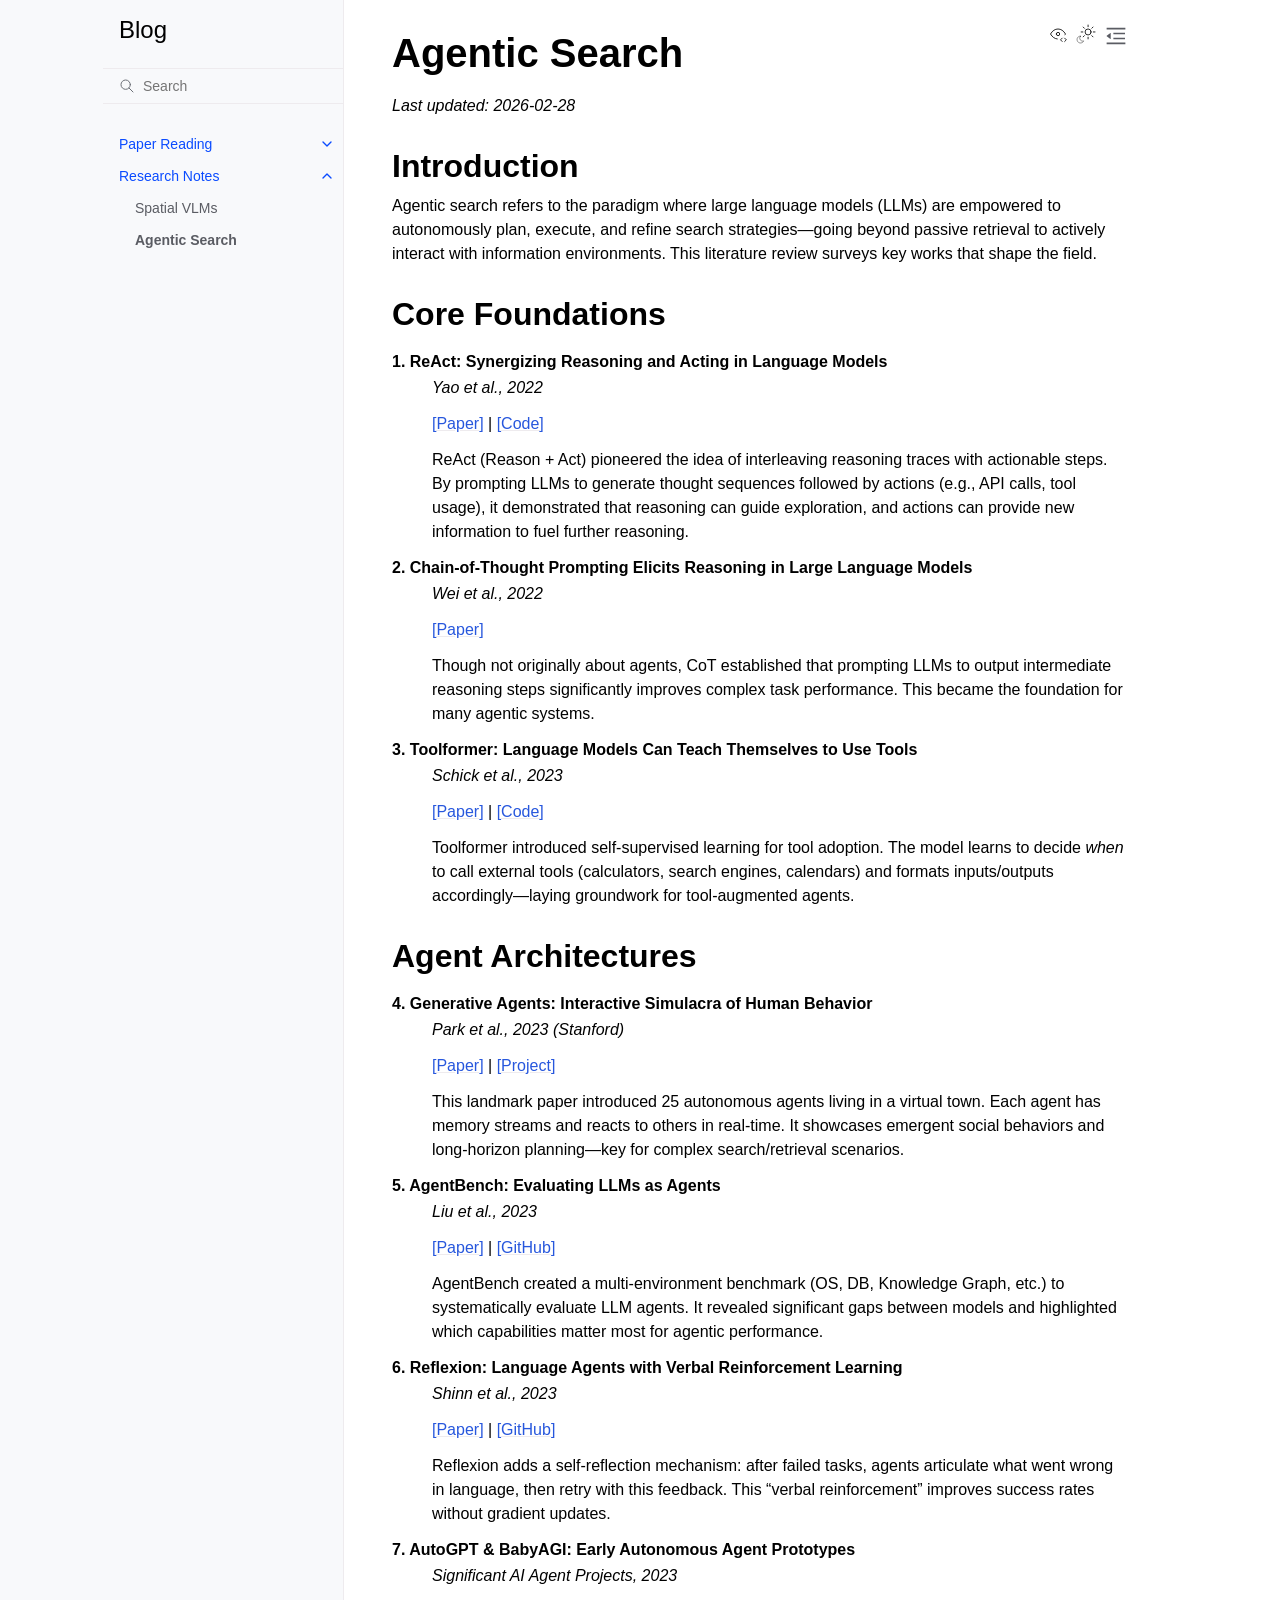
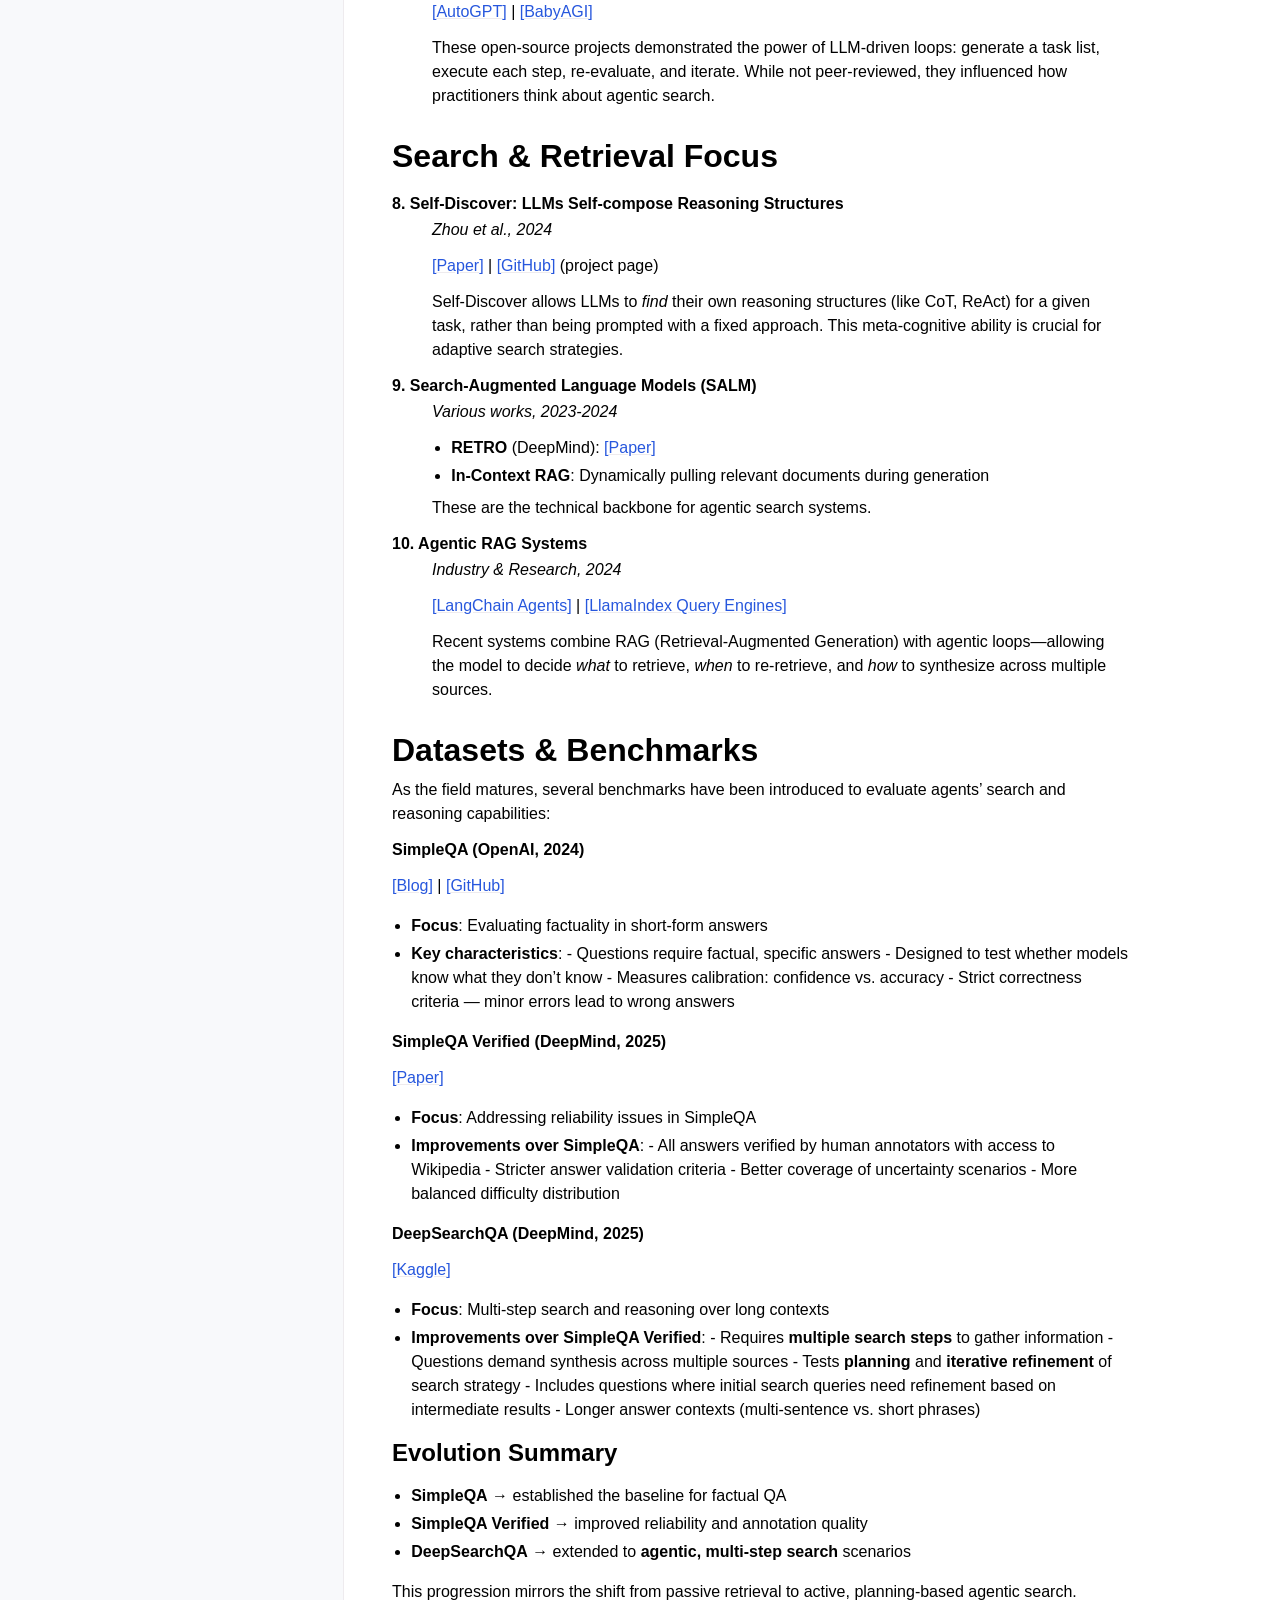
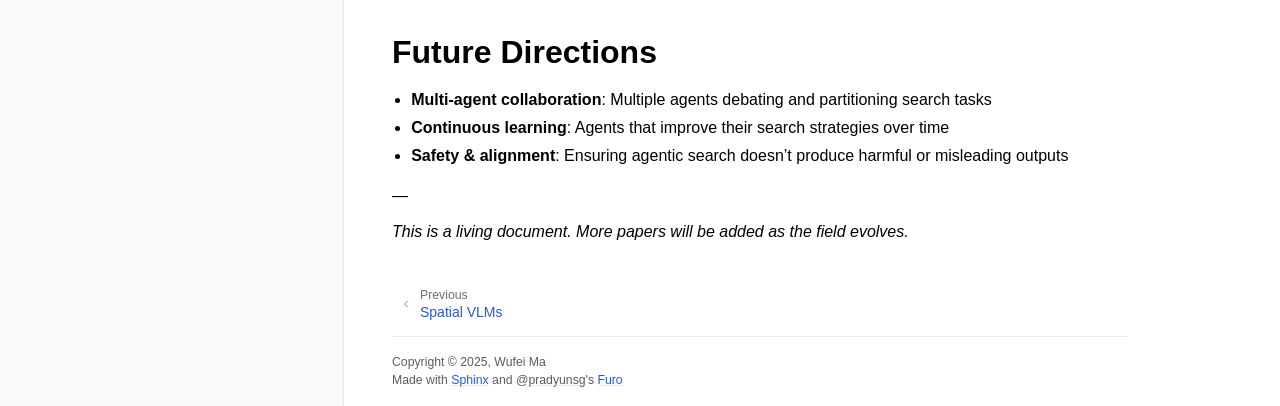
<file: research/agentic_search.html>
<!doctype html>
<html class="no-js" lang="en" data-content_root="../">
  <head><meta charset="utf-8">
    <meta name="viewport" content="width=device-width,initial-scale=1">
    <meta name="color-scheme" content="light dark"><meta name="viewport" content="width=device-width, initial-scale=1" />
<link rel="index" title="Index" href="../genindex.html"><link rel="search" title="Search" href="../search.html"><link rel="prev" title="Spatial VLMs" href="spatialvlm.html">

    <!-- Generated with Sphinx 7.4.7 and Furo 2025.12.19 -->
        <title>Agentic Search - Blog</title>
      <link rel="stylesheet" type="text/css" href="../_static/pygments.css?v=d111a655" />
    <link rel="stylesheet" type="text/css" href="../_static/styles/furo.css?v=7bdb33bb" />
    <link rel="stylesheet" type="text/css" href="../_static/css/mybadges.css?v=865efd3c" />
    <link rel="stylesheet" type="text/css" href="../_static/css/mycss.css?v=918f3662" />
    <link rel="stylesheet" type="text/css" href="../_static/sphinx-design.min.css?v=95c83b7e" />
    <link rel="stylesheet" type="text/css" href="../_static/styles/furo-extensions.css?v=8dab3a3b" />
    
    


<style>
  body {
    --color-code-background: #f2f2f2;
  --color-code-foreground: #1e1e1e;
  
  }
  @media not print {
    body[data-theme="dark"] {
      --color-code-background: #202020;
  --color-code-foreground: #d0d0d0;
  
    }
    @media (prefers-color-scheme: dark) {
      body:not([data-theme="light"]) {
        --color-code-background: #202020;
  --color-code-foreground: #d0d0d0;
  
      }
    }
  }
</style></head>
  <body>
    
    <script>
      document.body.dataset.theme = localStorage.getItem("theme") || "auto";
    </script>
    

<svg xmlns="http://www.w3.org/2000/svg" style="display: none;">
  <symbol id="svg-toc" viewBox="0 0 24 24">
    <title>Contents</title>
    <svg stroke="currentColor" fill="currentColor" stroke-width="0" viewBox="0 0 1024 1024">
      <path d="M408 442h480c4.4 0 8-3.6 8-8v-56c0-4.4-3.6-8-8-8H408c-4.4 0-8 3.6-8 8v56c0 4.4 3.6 8 8 8zm-8 204c0 4.4 3.6 8 8 8h480c4.4 0 8-3.6 8-8v-56c0-4.4-3.6-8-8-8H408c-4.4 0-8 3.6-8 8v56zm504-486H120c-4.4 0-8 3.6-8 8v56c0 4.4 3.6 8 8 8h784c4.4 0 8-3.6 8-8v-56c0-4.4-3.6-8-8-8zm0 632H120c-4.4 0-8 3.6-8 8v56c0 4.4 3.6 8 8 8h784c4.4 0 8-3.6 8-8v-56c0-4.4-3.6-8-8-8zM115.4 518.9L271.7 642c5.8 4.6 14.4.5 14.4-6.9V388.9c0-7.4-8.5-11.5-14.4-6.9L115.4 505.1a8.74 8.74 0 0 0 0 13.8z"/>
    </svg>
  </symbol>
  <symbol id="svg-menu" viewBox="0 0 24 24">
    <title>Menu</title>
    <svg xmlns="http://www.w3.org/2000/svg" viewBox="0 0 24 24" fill="none" stroke="currentColor"
      stroke-width="2" stroke-linecap="round" stroke-linejoin="round" class="feather-menu">
      <line x1="3" y1="12" x2="21" y2="12"></line>
      <line x1="3" y1="6" x2="21" y2="6"></line>
      <line x1="3" y1="18" x2="21" y2="18"></line>
    </svg>
  </symbol>
  <symbol id="svg-arrow-right" viewBox="0 0 24 24">
    <title>Expand</title>
    <svg xmlns="http://www.w3.org/2000/svg" viewBox="0 0 24 24" fill="none" stroke="currentColor"
      stroke-width="2" stroke-linecap="round" stroke-linejoin="round" class="feather-chevron-right">
      <polyline points="9 18 15 12 9 6"></polyline>
    </svg>
  </symbol>
  <symbol id="svg-sun" viewBox="0 0 24 24">
    <title>Light mode</title>
    <svg xmlns="http://www.w3.org/2000/svg" viewBox="0 0 24 24" fill="none" stroke="currentColor"
      stroke-width="1" stroke-linecap="round" stroke-linejoin="round" class="feather-sun">
      <circle cx="12" cy="12" r="5"></circle>
      <line x1="12" y1="1" x2="12" y2="3"></line>
      <line x1="12" y1="21" x2="12" y2="23"></line>
      <line x1="4.22" y1="4.22" x2="5.64" y2="5.64"></line>
      <line x1="18.36" y1="18.36" x2="19.78" y2="19.78"></line>
      <line x1="1" y1="12" x2="3" y2="12"></line>
      <line x1="21" y1="12" x2="23" y2="12"></line>
      <line x1="4.22" y1="19.78" x2="5.64" y2="18.36"></line>
      <line x1="18.36" y1="5.64" x2="19.78" y2="4.22"></line>
    </svg>
  </symbol>
  <symbol id="svg-moon" viewBox="0 0 24 24">
    <title>Dark mode</title>
    <svg xmlns="http://www.w3.org/2000/svg" viewBox="0 0 24 24" fill="none" stroke="currentColor"
      stroke-width="1" stroke-linecap="round" stroke-linejoin="round" class="icon-tabler-moon">
      <path stroke="none" d="M0 0h24v24H0z" fill="none" />
      <path d="M12 3c.132 0 .263 0 .393 0a7.5 7.5 0 0 0 7.92 12.446a9 9 0 1 1 -8.313 -12.454z" />
    </svg>
  </symbol>
  <symbol id="svg-sun-with-moon" viewBox="0 0 24 24">
    <title>Auto light/dark, in light mode</title>
    <svg xmlns="http://www.w3.org/2000/svg" viewBox="0 0 24 24" fill="none" stroke="currentColor"
      stroke-width="1" stroke-linecap="round" stroke-linejoin="round"
      class="icon-custom-derived-from-feather-sun-and-tabler-moon">
      <path style="opacity: 50%" d="M 5.411 14.504 C 5.471 14.504 5.532 14.504 5.591 14.504 C 3.639 16.319 4.383 19.569 6.931 20.352 C 7.693 20.586 8.512 20.551 9.25 20.252 C 8.023 23.207 4.056 23.725 2.11 21.184 C 0.166 18.642 1.702 14.949 4.874 14.536 C 5.051 14.512 5.231 14.5 5.411 14.5 L 5.411 14.504 Z"/>
      <line x1="14.5" y1="3.25" x2="14.5" y2="1.25"/>
      <line x1="14.5" y1="15.85" x2="14.5" y2="17.85"/>
      <line x1="10.044" y1="5.094" x2="8.63" y2="3.68"/>
      <line x1="19" y1="14.05" x2="20.414" y2="15.464"/>
      <line x1="8.2" y1="9.55" x2="6.2" y2="9.55"/>
      <line x1="20.8" y1="9.55" x2="22.8" y2="9.55"/>
      <line x1="10.044" y1="14.006" x2="8.63" y2="15.42"/>
      <line x1="19" y1="5.05" x2="20.414" y2="3.636"/>
      <circle cx="14.5" cy="9.55" r="3.6"/>
    </svg>
  </symbol>
  <symbol id="svg-moon-with-sun" viewBox="0 0 24 24">
    <title>Auto light/dark, in dark mode</title>
    <svg xmlns="http://www.w3.org/2000/svg" viewBox="0 0 24 24" fill="none" stroke="currentColor"
      stroke-width="1" stroke-linecap="round" stroke-linejoin="round"
      class="icon-custom-derived-from-feather-sun-and-tabler-moon">
      <path d="M 8.282 7.007 C 8.385 7.007 8.494 7.007 8.595 7.007 C 5.18 10.184 6.481 15.869 10.942 17.24 C 12.275 17.648 13.706 17.589 15 17.066 C 12.851 22.236 5.91 23.143 2.505 18.696 C -0.897 14.249 1.791 7.786 7.342 7.063 C 7.652 7.021 7.965 7 8.282 7 L 8.282 7.007 Z"/>
      <line style="opacity: 50%" x1="18" y1="3.705" x2="18" y2="2.5"/>
      <line style="opacity: 50%" x1="18" y1="11.295" x2="18" y2="12.5"/>
      <line style="opacity: 50%" x1="15.316" y1="4.816" x2="14.464" y2="3.964"/>
      <line style="opacity: 50%" x1="20.711" y1="10.212" x2="21.563" y2="11.063"/>
      <line style="opacity: 50%" x1="14.205" y1="7.5" x2="13.001" y2="7.5"/>
      <line style="opacity: 50%" x1="21.795" y1="7.5" x2="23" y2="7.5"/>
      <line style="opacity: 50%" x1="15.316" y1="10.184" x2="14.464" y2="11.036"/>
      <line style="opacity: 50%" x1="20.711" y1="4.789" x2="21.563" y2="3.937"/>
      <circle style="opacity: 50%" cx="18" cy="7.5" r="2.169"/>
    </svg>
  </symbol>
  <symbol id="svg-pencil" viewBox="0 0 24 24">
    <svg xmlns="http://www.w3.org/2000/svg" viewBox="0 0 24 24" fill="none" stroke="currentColor"
      stroke-width="1" stroke-linecap="round" stroke-linejoin="round" class="icon-tabler-pencil-code">
      <path d="M4 20h4l10.5 -10.5a2.828 2.828 0 1 0 -4 -4l-10.5 10.5v4" />
      <path d="M13.5 6.5l4 4" />
      <path d="M20 21l2 -2l-2 -2" />
      <path d="M17 17l-2 2l2 2" />
    </svg>
  </symbol>
  <symbol id="svg-eye" viewBox="0 0 24 24">
    <svg xmlns="http://www.w3.org/2000/svg" viewBox="0 0 24 24" fill="none" stroke="currentColor"
      stroke-width="1" stroke-linecap="round" stroke-linejoin="round" class="icon-tabler-eye-code">
      <path stroke="none" d="M0 0h24v24H0z" fill="none" />
      <path d="M10 12a2 2 0 1 0 4 0a2 2 0 0 0 -4 0" />
      <path
        d="M11.11 17.958c-3.209 -.307 -5.91 -2.293 -8.11 -5.958c2.4 -4 5.4 -6 9 -6c3.6 0 6.6 2 9 6c-.21 .352 -.427 .688 -.647 1.008" />
      <path d="M20 21l2 -2l-2 -2" />
      <path d="M17 17l-2 2l2 2" />
    </svg>
  </symbol>
</svg>

<input type="checkbox" class="sidebar-toggle" name="__navigation" id="__navigation" aria-label="Toggle site navigation sidebar">
<input type="checkbox" class="sidebar-toggle" name="__toc" id="__toc" aria-label="Toggle table of contents sidebar">
<label class="overlay sidebar-overlay" for="__navigation"></label>
<label class="overlay toc-overlay" for="__toc"></label>

<a class="skip-to-content muted-link" href="#furo-main-content">Skip to content</a>



<div class="page">
  <header class="mobile-header">
    <div class="header-left">
      <label class="nav-overlay-icon" for="__navigation">
        <span class="icon"><svg><use href="#svg-menu"></use></svg></span>
      </label>
    </div>
    <div class="header-center">
      <a href="../index.html"><div class="brand">Blog</div></a>
    </div>
    <div class="header-right">
      <div class="theme-toggle-container theme-toggle-header">
        <button class="theme-toggle" aria-label="Toggle Light / Dark / Auto color theme">
          <svg class="theme-icon-when-auto-light"><use href="#svg-sun-with-moon"></use></svg>
          <svg class="theme-icon-when-auto-dark"><use href="#svg-moon-with-sun"></use></svg>
          <svg class="theme-icon-when-dark"><use href="#svg-moon"></use></svg>
          <svg class="theme-icon-when-light"><use href="#svg-sun"></use></svg>
        </button>
      </div>
      <label class="toc-overlay-icon toc-header-icon" for="__toc">
        <span class="icon"><svg><use href="#svg-toc"></use></svg></span>
      </label>
    </div>
  </header>
  <aside class="sidebar-drawer">
    <div class="sidebar-container">
      
      <div class="sidebar-sticky"><a class="sidebar-brand" href="../index.html">
  
  <span class="sidebar-brand-text">Blog</span>
  
</a><form class="sidebar-search-container" method="get" action="../search.html" role="search">
  <input class="sidebar-search" placeholder="Search" name="q" aria-label="Search">
  <input type="hidden" name="check_keywords" value="yes">
  <input type="hidden" name="area" value="default">
</form>
<div id="searchbox"></div><div class="sidebar-scroll"><div class="sidebar-tree">
  <ul class="current">
<li class="toctree-l1 has-children"><a class="reference internal" href="../reading.html">Paper Reading</a><input aria-label="Toggle navigation of Paper Reading" class="toctree-checkbox" id="toctree-checkbox-1" name="toctree-checkbox-1" role="switch" type="checkbox"/><label for="toctree-checkbox-1"><span class="icon"><svg><use href="#svg-arrow-right"></use></svg></span></label><ul>
<li class="toctree-l2"><a class="reference internal" href="../reading/feb2026.html">Reading (February 2026)</a></li>
<li class="toctree-l2"><a class="reference internal" href="../reading/dec2025.html">Reading (December 2025)</a></li>
</ul>
</li>
<li class="toctree-l1 current has-children"><a class="reference internal" href="../research.html">Research Notes</a><input aria-label="Toggle navigation of Research Notes" checked="" class="toctree-checkbox" id="toctree-checkbox-2" name="toctree-checkbox-2" role="switch" type="checkbox"/><label for="toctree-checkbox-2"><span class="icon"><svg><use href="#svg-arrow-right"></use></svg></span></label><ul class="current">
<li class="toctree-l2"><a class="reference internal" href="spatialvlm.html">Spatial VLMs</a></li>
<li class="toctree-l2 current current-page"><a class="current reference internal" href="#">Agentic Search</a></li>
</ul>
</li>
</ul>

</div>
</div>

      </div>
      
    </div>
  </aside>
  <div class="main">
    <div class="content">
      <div class="article-container">
        <a href="#" class="back-to-top muted-link">
          <svg xmlns="http://www.w3.org/2000/svg" viewBox="0 0 24 24">
            <path d="M13 20h-2V8l-5.5 5.5-1.42-1.42L12 4.16l7.92 7.92-1.42 1.42L13 8v12z"></path>
          </svg>
          <span>Back to top</span>
        </a>
        <div class="content-icon-container">
          <div class="view-this-page">
  <a class="muted-link" href="../_sources/research/agentic_search.rst.txt" title="View this page">
    <svg><use href="#svg-eye"></use></svg>
    <span class="visually-hidden">View this page</span>
  </a>
</div>
<div class="theme-toggle-container theme-toggle-content">
            <button class="theme-toggle" aria-label="Toggle Light / Dark / Auto color theme">
              <svg class="theme-icon-when-auto-light"><use href="#svg-sun-with-moon"></use></svg>
              <svg class="theme-icon-when-auto-dark"><use href="#svg-moon-with-sun"></use></svg>
              <svg class="theme-icon-when-dark"><use href="#svg-moon"></use></svg>
              <svg class="theme-icon-when-light"><use href="#svg-sun"></use></svg>
            </button>
          </div>
          <label class="toc-overlay-icon toc-content-icon" for="__toc">
            <span class="icon"><svg><use href="#svg-toc"></use></svg></span>
          </label>
        </div>
        <article role="main" id="furo-main-content">
          <section id="agentic-search">
<h1>Agentic Search<a class="headerlink" href="#agentic-search" title="Link to this heading">¶</a></h1>
<p><em>Last updated: 2026-02-28</em></p>
<section id="introduction">
<h2>Introduction<a class="headerlink" href="#introduction" title="Link to this heading">¶</a></h2>
<p>Agentic search refers to the paradigm where large language models (LLMs) are empowered to autonomously plan, execute, and refine search strategies—going beyond passive retrieval to actively interact with information environments. This literature review surveys key works that shape the field.</p>
</section>
<section id="core-foundations">
<h2>Core Foundations<a class="headerlink" href="#core-foundations" title="Link to this heading">¶</a></h2>
<dl>
<dt><strong>1. ReAct: Synergizing Reasoning and Acting in Language Models</strong></dt><dd><p><em>Yao et al., 2022</em></p>
<p><a class="reference external" href="https://arxiv.org/abs/2210.03629">[Paper]</a> | <a class="reference external" href="https://react-lm.github.io">[Code]</a></p>
<p>ReAct (Reason + Act) pioneered the idea of interleaving reasoning traces with actionable steps. By prompting LLMs to generate thought sequences followed by actions (e.g., API calls, tool usage), it demonstrated that reasoning can guide exploration, and actions can provide new information to fuel further reasoning.</p>
</dd>
<dt><strong>2. Chain-of-Thought Prompting Elicits Reasoning in Large Language Models</strong></dt><dd><p><em>Wei et al., 2022</em></p>
<p><a class="reference external" href="https://arxiv.org/abs/2201.11903">[Paper]</a></p>
<p>Though not originally about agents, CoT established that prompting LLMs to output intermediate reasoning steps significantly improves complex task performance. This became the foundation for many agentic systems.</p>
</dd>
<dt><strong>3. Toolformer: Language Models Can Teach Themselves to Use Tools</strong></dt><dd><p><em>Schick et al., 2023</em></p>
<p><a class="reference external" href="https://arxiv.org/abs/2302.04761">[Paper]</a> | <a class="reference external" href="https://github.com/lucidrains/toolformer-pytorch">[Code]</a></p>
<p>Toolformer introduced self-supervised learning for tool adoption. The model learns to decide <em>when</em> to call external tools (calculators, search engines, calendars) and formats inputs/outputs accordingly—laying groundwork for tool-augmented agents.</p>
</dd>
</dl>
</section>
<section id="agent-architectures">
<h2>Agent Architectures<a class="headerlink" href="#agent-architectures" title="Link to this heading">¶</a></h2>
<dl>
<dt><strong>4. Generative Agents: Interactive Simulacra of Human Behavior</strong></dt><dd><p><em>Park et al., 2023 (Stanford)</em></p>
<p><a class="reference external" href="https://arxiv.org/abs/2304.03442">[Paper]</a> | <a class="reference external" href="https://buildyouragent.github.io">[Project]</a></p>
<p>This landmark paper introduced 25 autonomous agents living in a virtual town. Each agent has memory streams and reacts to others in real-time. It showcases emergent social behaviors and long-horizon planning—key for complex search/retrieval scenarios.</p>
</dd>
<dt><strong>5. AgentBench: Evaluating LLMs as Agents</strong></dt><dd><p><em>Liu et al., 2023</em></p>
<p><a class="reference external" href="https://arxiv.org/abs/2310.02660">[Paper]</a> | <a class="reference external" href="https://github.com/AGI-Eval/AgentBench">[GitHub]</a></p>
<p>AgentBench created a multi-environment benchmark (OS, DB, Knowledge Graph, etc.) to systematically evaluate LLM agents. It revealed significant gaps between models and highlighted which capabilities matter most for agentic performance.</p>
</dd>
<dt><strong>6. Reflexion: Language Agents with Verbal Reinforcement Learning</strong></dt><dd><p><em>Shinn et al., 2023</em></p>
<p><a class="reference external" href="https://arxiv.org/abs/2303.11366">[Paper]</a> | <a class="reference external" href="https://github.com/nicklashansen/reflexion">[GitHub]</a></p>
<p>Reflexion adds a self-reflection mechanism: after failed tasks, agents articulate what went wrong in language, then retry with this feedback. This “verbal reinforcement” improves success rates without gradient updates.</p>
</dd>
<dt><strong>7. AutoGPT &amp; BabyAGI: Early Autonomous Agent Prototypes</strong></dt><dd><p><em>Significant AI Agent Projects, 2023</em></p>
<p><a class="reference external" href="https://github.com/Significant-Gravitas/AutoGPT">[AutoGPT]</a> | <a class="reference external" href="https://github.com/yoheinakajima/babyagi">[BabyAGI]</a></p>
<p>These open-source projects demonstrated the power of LLM-driven loops: generate a task list, execute each step, re-evaluate, and iterate. While not peer-reviewed, they influenced how practitioners think about agentic search.</p>
</dd>
</dl>
</section>
<section id="search-retrieval-focus">
<h2>Search &amp; Retrieval Focus<a class="headerlink" href="#search-retrieval-focus" title="Link to this heading">¶</a></h2>
<dl>
<dt><strong>8. Self-Discover: LLMs Self-compose Reasoning Structures</strong></dt><dd><p><em>Zhou et al., 2024</em></p>
<p><a class="reference external" href="https://arxiv.org/abs/2310.05721">[Paper]</a> | <a class="reference external" href="https://github.com/htw/prover9">[GitHub]</a> (project page)</p>
<p>Self-Discover allows LLMs to <em>find</em> their own reasoning structures (like CoT, ReAct) for a given task, rather than being prompted with a fixed approach. This meta-cognitive ability is crucial for adaptive search strategies.</p>
</dd>
<dt><strong>9. Search-Augmented Language Models (SALM)</strong></dt><dd><p><em>Various works, 2023-2024</em></p>
<ul class="simple">
<li><p><strong>RETRO</strong> (DeepMind): <a class="reference external" href="https://arxiv.org/abs/2112.04426">[Paper]</a></p></li>
<li><p><strong>In-Context RAG</strong>: Dynamically pulling relevant documents during generation</p></li>
</ul>
<p>These are the technical backbone for agentic search systems.</p>
</dd>
<dt><strong>10. Agentic RAG Systems</strong></dt><dd><p><em>Industry &amp; Research, 2024</em></p>
<p><a class="reference external" href="https://python.langchain.com/docs/modules/agents">[LangChain Agents]</a> | <a class="reference external" href="https://docs.llamaindex.ai/en/stable/module_guides/querying/agents/">[LlamaIndex Query Engines]</a></p>
<p>Recent systems combine RAG (Retrieval-Augmented Generation) with agentic loops—allowing the model to decide <em>what</em> to retrieve, <em>when</em> to re-retrieve, and <em>how</em> to synthesize across multiple sources.</p>
</dd>
</dl>
</section>
<section id="datasets-benchmarks">
<h2>Datasets &amp; Benchmarks<a class="headerlink" href="#datasets-benchmarks" title="Link to this heading">¶</a></h2>
<p>As the field matures, several benchmarks have been introduced to evaluate agents’ search and reasoning capabilities:</p>
<p><strong>SimpleQA (OpenAI, 2024)</strong></p>
<p><a class="reference external" href="https://openai.com/index/introducing-simpleqa/">[Blog]</a> | <a class="reference external" href="https://github.com/openai/simple-eval">[GitHub]</a></p>
<ul class="simple">
<li><p><strong>Focus</strong>: Evaluating factuality in short-form answers</p></li>
<li><p><strong>Key characteristics</strong>:
- Questions require factual, specific answers
- Designed to test whether models know what they don’t know
- Measures calibration: confidence vs. accuracy
- Strict correctness criteria — minor errors lead to wrong answers</p></li>
</ul>
<p><strong>SimpleQA Verified (DeepMind, 2025)</strong></p>
<p><a class="reference external" href="https://arxiv.org/abs/2509.07968">[Paper]</a></p>
<ul class="simple">
<li><p><strong>Focus</strong>: Addressing reliability issues in SimpleQA</p></li>
<li><p><strong>Improvements over SimpleQA</strong>:
- All answers verified by human annotators with access to Wikipedia
- Stricter answer validation criteria
- Better coverage of uncertainty scenarios
- More balanced difficulty distribution</p></li>
</ul>
<p><strong>DeepSearchQA (DeepMind, 2025)</strong></p>
<p><a class="reference external" href="https://www.kaggle.com/benchmarks/google/dsqa/leaderboard">[Kaggle]</a></p>
<ul class="simple">
<li><p><strong>Focus</strong>: Multi-step search and reasoning over long contexts</p></li>
<li><p><strong>Improvements over SimpleQA Verified</strong>:
- Requires <strong>multiple search steps</strong> to gather information
- Questions demand synthesis across multiple sources
- Tests <strong>planning</strong> and <strong>iterative refinement</strong> of search strategy
- Includes questions where initial search queries need refinement based on intermediate results
- Longer answer contexts (multi-sentence vs. short phrases)</p></li>
</ul>
<section id="evolution-summary">
<h3>Evolution Summary<a class="headerlink" href="#evolution-summary" title="Link to this heading">¶</a></h3>
<ul class="simple">
<li><p><strong>SimpleQA</strong> → established the baseline for factual QA</p></li>
<li><p><strong>SimpleQA Verified</strong> → improved reliability and annotation quality</p></li>
<li><p><strong>DeepSearchQA</strong> → extended to <strong>agentic, multi-step search</strong> scenarios</p></li>
</ul>
<p>This progression mirrors the shift from passive retrieval to active, planning-based agentic search.</p>
</section>
</section>
<section id="future-directions">
<h2>Future Directions<a class="headerlink" href="#future-directions" title="Link to this heading">¶</a></h2>
<ul class="simple">
<li><p><strong>Multi-agent collaboration</strong>: Multiple agents debating and partitioning search tasks</p></li>
<li><p><strong>Continuous learning</strong>: Agents that improve their search strategies over time</p></li>
<li><p><strong>Safety &amp; alignment</strong>: Ensuring agentic search doesn’t produce harmful or misleading outputs</p></li>
</ul>
<p>—</p>
<p><em>This is a living document. More papers will be added as the field evolves.</em></p>
</section>
</section>

        </article>
      </div>
      <footer>
        
        <div class="related-pages">
          
          <a class="prev-page" href="spatialvlm.html">
              <svg class="furo-related-icon"><use href="#svg-arrow-right"></use></svg>
              <div class="page-info">
                <div class="context">
                  <span>Previous</span>
                </div>
                
                <div class="title">Spatial VLMs</div>
                
              </div>
            </a>
        </div>
        <div class="bottom-of-page">
          <div class="left-details">
            <div class="copyright">
                Copyright &#169; 2025, Wufei Ma
            </div>
            Made with <a href="https://www.sphinx-doc.org/">Sphinx</a> and <a class="muted-link" href="https://pradyunsg.me">@pradyunsg</a>'s
            
            <a href="https://github.com/pradyunsg/furo">Furo</a>
            
          </div>
          <div class="right-details">
            
          </div>
        </div>
        
      </footer>
    </div>
    <aside class="toc-drawer">
      
      
      <div class="toc-sticky toc-scroll">
        <div class="toc-title-container">
          <span class="toc-title">
            On this page
          </span>
        </div>
        <div class="toc-tree-container">
          <div class="toc-tree">
            <ul>
<li><a class="reference internal" href="#">Agentic Search</a><ul>
<li><a class="reference internal" href="#introduction">Introduction</a></li>
<li><a class="reference internal" href="#core-foundations">Core Foundations</a></li>
<li><a class="reference internal" href="#agent-architectures">Agent Architectures</a></li>
<li><a class="reference internal" href="#search-retrieval-focus">Search &amp; Retrieval Focus</a></li>
<li><a class="reference internal" href="#datasets-benchmarks">Datasets &amp; Benchmarks</a><ul>
<li><a class="reference internal" href="#evolution-summary">Evolution Summary</a></li>
</ul>
</li>
<li><a class="reference internal" href="#future-directions">Future Directions</a></li>
</ul>
</li>
</ul>

          </div>
        </div>
      </div>
      
      
    </aside>
  </div>
</div><script src="../_static/documentation_options.js?v=01f34227"></script>
    <script src="../_static/doctools.js?v=9a2dae69"></script>
    <script src="../_static/sphinx_highlight.js?v=dc90522c"></script>
    <script src="../_static/scripts/furo.js?v=46bd48cc"></script>
    <script src="../_static/design-tabs.js?v=f930bc37"></script>
    </body>
</html>
</file>
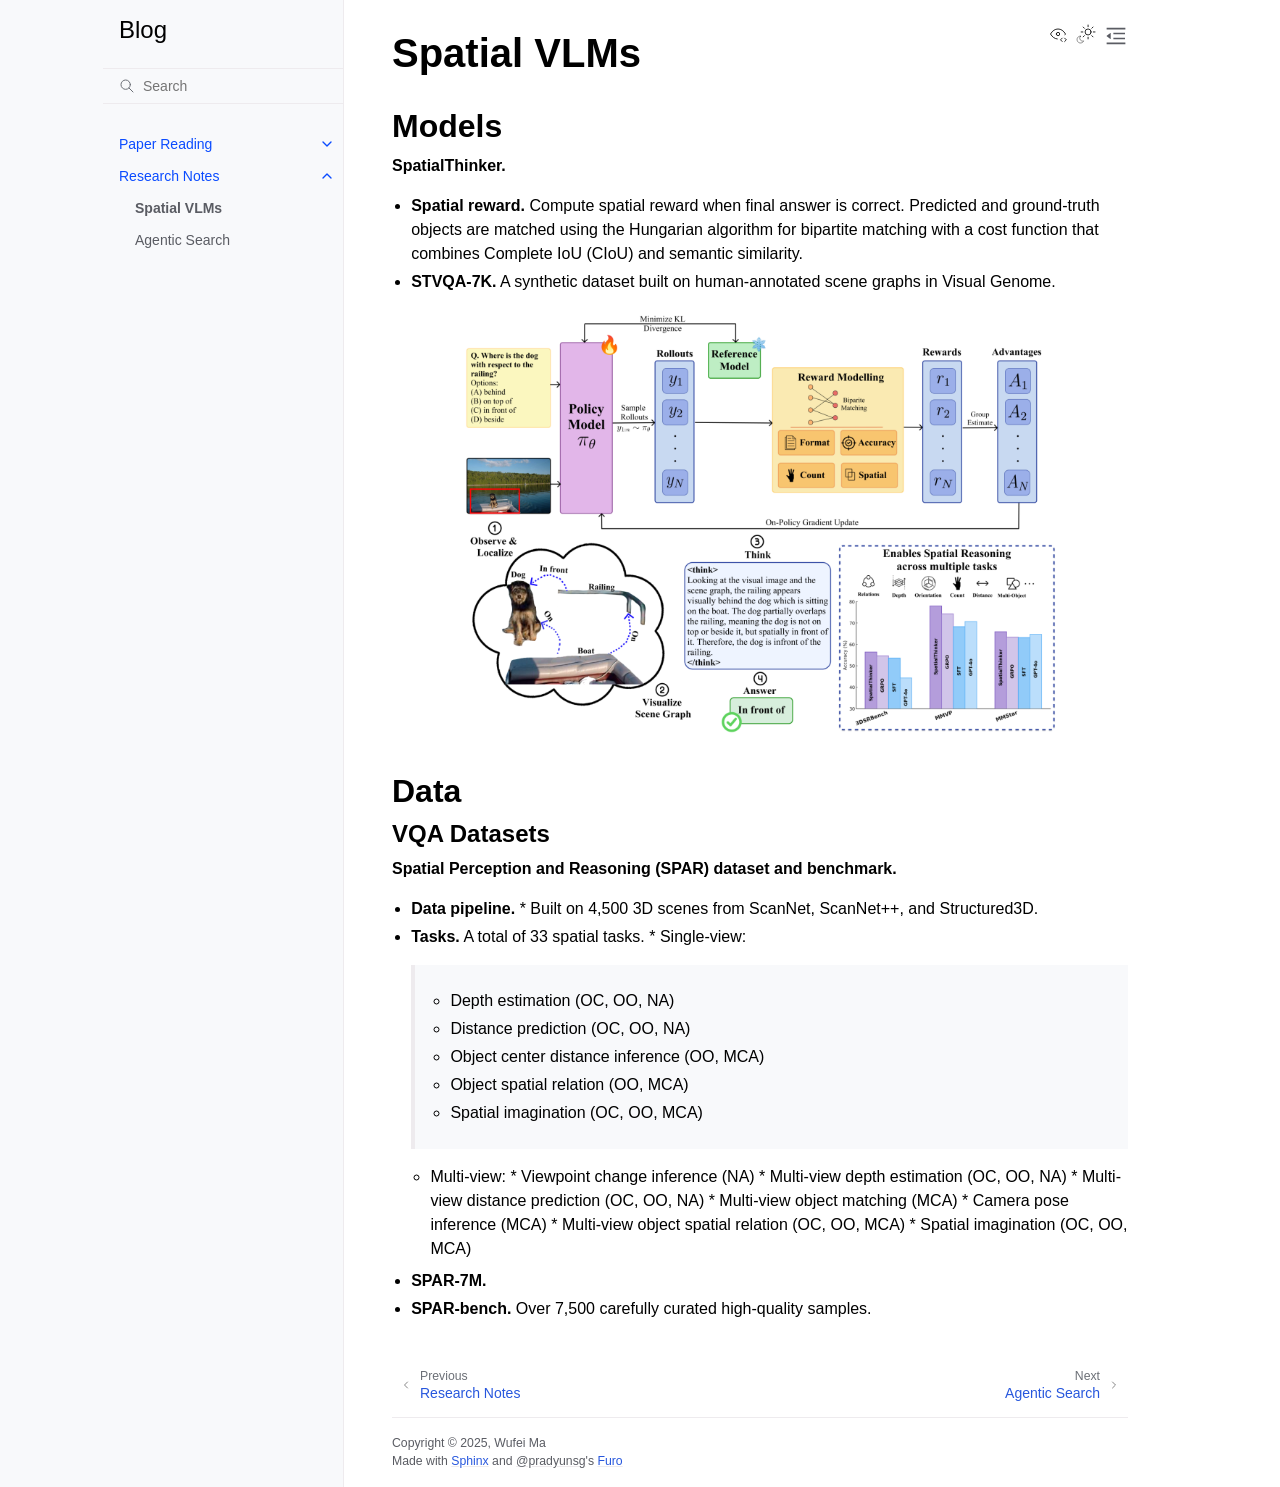
<file: research/spatialvlm.html>
<!doctype html>
<html class="no-js" lang="en" data-content_root="../">
  <head><meta charset="utf-8">
    <meta name="viewport" content="width=device-width,initial-scale=1">
    <meta name="color-scheme" content="light dark"><meta name="viewport" content="width=device-width, initial-scale=1" />
<link rel="index" title="Index" href="../genindex.html"><link rel="search" title="Search" href="../search.html"><link rel="next" title="Agentic Search" href="agentic_search.html"><link rel="prev" title="Research Notes" href="../research.html">

    <!-- Generated with Sphinx 7.4.7 and Furo 2025.12.19 -->
        <title>Spatial VLMs - Blog</title>
      <link rel="stylesheet" type="text/css" href="../_static/pygments.css?v=d111a655" />
    <link rel="stylesheet" type="text/css" href="../_static/styles/furo.css?v=7bdb33bb" />
    <link rel="stylesheet" type="text/css" href="../_static/css/mybadges.css?v=865efd3c" />
    <link rel="stylesheet" type="text/css" href="../_static/css/mycss.css?v=918f3662" />
    <link rel="stylesheet" type="text/css" href="../_static/sphinx-design.min.css?v=95c83b7e" />
    <link rel="stylesheet" type="text/css" href="../_static/styles/furo-extensions.css?v=8dab3a3b" />
    
    


<style>
  body {
    --color-code-background: #f2f2f2;
  --color-code-foreground: #1e1e1e;
  
  }
  @media not print {
    body[data-theme="dark"] {
      --color-code-background: #202020;
  --color-code-foreground: #d0d0d0;
  
    }
    @media (prefers-color-scheme: dark) {
      body:not([data-theme="light"]) {
        --color-code-background: #202020;
  --color-code-foreground: #d0d0d0;
  
      }
    }
  }
</style></head>
  <body>
    
    <script>
      document.body.dataset.theme = localStorage.getItem("theme") || "auto";
    </script>
    

<svg xmlns="http://www.w3.org/2000/svg" style="display: none;">
  <symbol id="svg-toc" viewBox="0 0 24 24">
    <title>Contents</title>
    <svg stroke="currentColor" fill="currentColor" stroke-width="0" viewBox="0 0 1024 1024">
      <path d="M408 442h480c4.4 0 8-3.6 8-8v-56c0-4.4-3.6-8-8-8H408c-4.4 0-8 3.6-8 8v56c0 4.4 3.6 8 8 8zm-8 204c0 4.4 3.6 8 8 8h480c4.4 0 8-3.6 8-8v-56c0-4.4-3.6-8-8-8H408c-4.4 0-8 3.6-8 8v56zm504-486H120c-4.4 0-8 3.6-8 8v56c0 4.4 3.6 8 8 8h784c4.4 0 8-3.6 8-8v-56c0-4.4-3.6-8-8-8zm0 632H120c-4.4 0-8 3.6-8 8v56c0 4.4 3.6 8 8 8h784c4.4 0 8-3.6 8-8v-56c0-4.4-3.6-8-8-8zM115.4 518.9L271.7 642c5.8 4.6 14.4.5 14.4-6.9V388.9c0-7.4-8.5-11.5-14.4-6.9L115.4 505.1a8.74 8.74 0 0 0 0 13.8z"/>
    </svg>
  </symbol>
  <symbol id="svg-menu" viewBox="0 0 24 24">
    <title>Menu</title>
    <svg xmlns="http://www.w3.org/2000/svg" viewBox="0 0 24 24" fill="none" stroke="currentColor"
      stroke-width="2" stroke-linecap="round" stroke-linejoin="round" class="feather-menu">
      <line x1="3" y1="12" x2="21" y2="12"></line>
      <line x1="3" y1="6" x2="21" y2="6"></line>
      <line x1="3" y1="18" x2="21" y2="18"></line>
    </svg>
  </symbol>
  <symbol id="svg-arrow-right" viewBox="0 0 24 24">
    <title>Expand</title>
    <svg xmlns="http://www.w3.org/2000/svg" viewBox="0 0 24 24" fill="none" stroke="currentColor"
      stroke-width="2" stroke-linecap="round" stroke-linejoin="round" class="feather-chevron-right">
      <polyline points="9 18 15 12 9 6"></polyline>
    </svg>
  </symbol>
  <symbol id="svg-sun" viewBox="0 0 24 24">
    <title>Light mode</title>
    <svg xmlns="http://www.w3.org/2000/svg" viewBox="0 0 24 24" fill="none" stroke="currentColor"
      stroke-width="1" stroke-linecap="round" stroke-linejoin="round" class="feather-sun">
      <circle cx="12" cy="12" r="5"></circle>
      <line x1="12" y1="1" x2="12" y2="3"></line>
      <line x1="12" y1="21" x2="12" y2="23"></line>
      <line x1="4.22" y1="4.22" x2="5.64" y2="5.64"></line>
      <line x1="18.36" y1="18.36" x2="19.78" y2="19.78"></line>
      <line x1="1" y1="12" x2="3" y2="12"></line>
      <line x1="21" y1="12" x2="23" y2="12"></line>
      <line x1="4.22" y1="19.78" x2="5.64" y2="18.36"></line>
      <line x1="18.36" y1="5.64" x2="19.78" y2="4.22"></line>
    </svg>
  </symbol>
  <symbol id="svg-moon" viewBox="0 0 24 24">
    <title>Dark mode</title>
    <svg xmlns="http://www.w3.org/2000/svg" viewBox="0 0 24 24" fill="none" stroke="currentColor"
      stroke-width="1" stroke-linecap="round" stroke-linejoin="round" class="icon-tabler-moon">
      <path stroke="none" d="M0 0h24v24H0z" fill="none" />
      <path d="M12 3c.132 0 .263 0 .393 0a7.5 7.5 0 0 0 7.92 12.446a9 9 0 1 1 -8.313 -12.454z" />
    </svg>
  </symbol>
  <symbol id="svg-sun-with-moon" viewBox="0 0 24 24">
    <title>Auto light/dark, in light mode</title>
    <svg xmlns="http://www.w3.org/2000/svg" viewBox="0 0 24 24" fill="none" stroke="currentColor"
      stroke-width="1" stroke-linecap="round" stroke-linejoin="round"
      class="icon-custom-derived-from-feather-sun-and-tabler-moon">
      <path style="opacity: 50%" d="M 5.411 14.504 C 5.471 14.504 5.532 14.504 5.591 14.504 C 3.639 16.319 4.383 19.569 6.931 20.352 C 7.693 20.586 8.512 20.551 9.25 20.252 C 8.023 23.207 4.056 23.725 2.11 21.184 C 0.166 18.642 1.702 14.949 4.874 14.536 C 5.051 14.512 5.231 14.5 5.411 14.5 L 5.411 14.504 Z"/>
      <line x1="14.5" y1="3.25" x2="14.5" y2="1.25"/>
      <line x1="14.5" y1="15.85" x2="14.5" y2="17.85"/>
      <line x1="10.044" y1="5.094" x2="8.63" y2="3.68"/>
      <line x1="19" y1="14.05" x2="20.414" y2="15.464"/>
      <line x1="8.2" y1="9.55" x2="6.2" y2="9.55"/>
      <line x1="20.8" y1="9.55" x2="22.8" y2="9.55"/>
      <line x1="10.044" y1="14.006" x2="8.63" y2="15.42"/>
      <line x1="19" y1="5.05" x2="20.414" y2="3.636"/>
      <circle cx="14.5" cy="9.55" r="3.6"/>
    </svg>
  </symbol>
  <symbol id="svg-moon-with-sun" viewBox="0 0 24 24">
    <title>Auto light/dark, in dark mode</title>
    <svg xmlns="http://www.w3.org/2000/svg" viewBox="0 0 24 24" fill="none" stroke="currentColor"
      stroke-width="1" stroke-linecap="round" stroke-linejoin="round"
      class="icon-custom-derived-from-feather-sun-and-tabler-moon">
      <path d="M 8.282 7.007 C 8.385 7.007 8.494 7.007 8.595 7.007 C 5.18 10.184 6.481 15.869 10.942 17.24 C 12.275 17.648 13.706 17.589 15 17.066 C 12.851 22.236 5.91 23.143 2.505 18.696 C -0.897 14.249 1.791 7.786 7.342 7.063 C 7.652 7.021 7.965 7 8.282 7 L 8.282 7.007 Z"/>
      <line style="opacity: 50%" x1="18" y1="3.705" x2="18" y2="2.5"/>
      <line style="opacity: 50%" x1="18" y1="11.295" x2="18" y2="12.5"/>
      <line style="opacity: 50%" x1="15.316" y1="4.816" x2="14.464" y2="3.964"/>
      <line style="opacity: 50%" x1="20.711" y1="10.212" x2="21.563" y2="11.063"/>
      <line style="opacity: 50%" x1="14.205" y1="7.5" x2="13.001" y2="7.5"/>
      <line style="opacity: 50%" x1="21.795" y1="7.5" x2="23" y2="7.5"/>
      <line style="opacity: 50%" x1="15.316" y1="10.184" x2="14.464" y2="11.036"/>
      <line style="opacity: 50%" x1="20.711" y1="4.789" x2="21.563" y2="3.937"/>
      <circle style="opacity: 50%" cx="18" cy="7.5" r="2.169"/>
    </svg>
  </symbol>
  <symbol id="svg-pencil" viewBox="0 0 24 24">
    <svg xmlns="http://www.w3.org/2000/svg" viewBox="0 0 24 24" fill="none" stroke="currentColor"
      stroke-width="1" stroke-linecap="round" stroke-linejoin="round" class="icon-tabler-pencil-code">
      <path d="M4 20h4l10.5 -10.5a2.828 2.828 0 1 0 -4 -4l-10.5 10.5v4" />
      <path d="M13.5 6.5l4 4" />
      <path d="M20 21l2 -2l-2 -2" />
      <path d="M17 17l-2 2l2 2" />
    </svg>
  </symbol>
  <symbol id="svg-eye" viewBox="0 0 24 24">
    <svg xmlns="http://www.w3.org/2000/svg" viewBox="0 0 24 24" fill="none" stroke="currentColor"
      stroke-width="1" stroke-linecap="round" stroke-linejoin="round" class="icon-tabler-eye-code">
      <path stroke="none" d="M0 0h24v24H0z" fill="none" />
      <path d="M10 12a2 2 0 1 0 4 0a2 2 0 0 0 -4 0" />
      <path
        d="M11.11 17.958c-3.209 -.307 -5.91 -2.293 -8.11 -5.958c2.4 -4 5.4 -6 9 -6c3.6 0 6.6 2 9 6c-.21 .352 -.427 .688 -.647 1.008" />
      <path d="M20 21l2 -2l-2 -2" />
      <path d="M17 17l-2 2l2 2" />
    </svg>
  </symbol>
</svg>

<input type="checkbox" class="sidebar-toggle" name="__navigation" id="__navigation" aria-label="Toggle site navigation sidebar">
<input type="checkbox" class="sidebar-toggle" name="__toc" id="__toc" aria-label="Toggle table of contents sidebar">
<label class="overlay sidebar-overlay" for="__navigation"></label>
<label class="overlay toc-overlay" for="__toc"></label>

<a class="skip-to-content muted-link" href="#furo-main-content">Skip to content</a>



<div class="page">
  <header class="mobile-header">
    <div class="header-left">
      <label class="nav-overlay-icon" for="__navigation">
        <span class="icon"><svg><use href="#svg-menu"></use></svg></span>
      </label>
    </div>
    <div class="header-center">
      <a href="../index.html"><div class="brand">Blog</div></a>
    </div>
    <div class="header-right">
      <div class="theme-toggle-container theme-toggle-header">
        <button class="theme-toggle" aria-label="Toggle Light / Dark / Auto color theme">
          <svg class="theme-icon-when-auto-light"><use href="#svg-sun-with-moon"></use></svg>
          <svg class="theme-icon-when-auto-dark"><use href="#svg-moon-with-sun"></use></svg>
          <svg class="theme-icon-when-dark"><use href="#svg-moon"></use></svg>
          <svg class="theme-icon-when-light"><use href="#svg-sun"></use></svg>
        </button>
      </div>
      <label class="toc-overlay-icon toc-header-icon" for="__toc">
        <span class="icon"><svg><use href="#svg-toc"></use></svg></span>
      </label>
    </div>
  </header>
  <aside class="sidebar-drawer">
    <div class="sidebar-container">
      
      <div class="sidebar-sticky"><a class="sidebar-brand" href="../index.html">
  
  <span class="sidebar-brand-text">Blog</span>
  
</a><form class="sidebar-search-container" method="get" action="../search.html" role="search">
  <input class="sidebar-search" placeholder="Search" name="q" aria-label="Search">
  <input type="hidden" name="check_keywords" value="yes">
  <input type="hidden" name="area" value="default">
</form>
<div id="searchbox"></div><div class="sidebar-scroll"><div class="sidebar-tree">
  <ul class="current">
<li class="toctree-l1 has-children"><a class="reference internal" href="../reading.html">Paper Reading</a><input aria-label="Toggle navigation of Paper Reading" class="toctree-checkbox" id="toctree-checkbox-1" name="toctree-checkbox-1" role="switch" type="checkbox"/><label for="toctree-checkbox-1"><span class="icon"><svg><use href="#svg-arrow-right"></use></svg></span></label><ul>
<li class="toctree-l2"><a class="reference internal" href="../reading/feb2026.html">Reading (February 2026)</a></li>
<li class="toctree-l2"><a class="reference internal" href="../reading/dec2025.html">Reading (December 2025)</a></li>
</ul>
</li>
<li class="toctree-l1 current has-children"><a class="reference internal" href="../research.html">Research Notes</a><input aria-label="Toggle navigation of Research Notes" checked="" class="toctree-checkbox" id="toctree-checkbox-2" name="toctree-checkbox-2" role="switch" type="checkbox"/><label for="toctree-checkbox-2"><span class="icon"><svg><use href="#svg-arrow-right"></use></svg></span></label><ul class="current">
<li class="toctree-l2 current current-page"><a class="current reference internal" href="#">Spatial VLMs</a></li>
<li class="toctree-l2"><a class="reference internal" href="agentic_search.html">Agentic Search</a></li>
</ul>
</li>
</ul>

</div>
</div>

      </div>
      
    </div>
  </aside>
  <div class="main">
    <div class="content">
      <div class="article-container">
        <a href="#" class="back-to-top muted-link">
          <svg xmlns="http://www.w3.org/2000/svg" viewBox="0 0 24 24">
            <path d="M13 20h-2V8l-5.5 5.5-1.42-1.42L12 4.16l7.92 7.92-1.42 1.42L13 8v12z"></path>
          </svg>
          <span>Back to top</span>
        </a>
        <div class="content-icon-container">
          <div class="view-this-page">
  <a class="muted-link" href="../_sources/research/spatialvlm.rst.txt" title="View this page">
    <svg><use href="#svg-eye"></use></svg>
    <span class="visually-hidden">View this page</span>
  </a>
</div>
<div class="theme-toggle-container theme-toggle-content">
            <button class="theme-toggle" aria-label="Toggle Light / Dark / Auto color theme">
              <svg class="theme-icon-when-auto-light"><use href="#svg-sun-with-moon"></use></svg>
              <svg class="theme-icon-when-auto-dark"><use href="#svg-moon-with-sun"></use></svg>
              <svg class="theme-icon-when-dark"><use href="#svg-moon"></use></svg>
              <svg class="theme-icon-when-light"><use href="#svg-sun"></use></svg>
            </button>
          </div>
          <label class="toc-overlay-icon toc-content-icon" for="__toc">
            <span class="icon"><svg><use href="#svg-toc"></use></svg></span>
          </label>
        </div>
        <article role="main" id="furo-main-content">
          <section id="spatial-vlms">
<h1>Spatial VLMs<a class="headerlink" href="#spatial-vlms" title="Link to this heading">¶</a></h1>
<section id="models">
<h2>Models<a class="headerlink" href="#models" title="Link to this heading">¶</a></h2>
<p><strong>SpatialThinker.</strong></p>
<ul class="simple">
<li><p><strong>Spatial reward.</strong> Compute spatial reward when final answer is correct. Predicted and ground-truth objects are matched using the Hungarian algorithm for bipartite matching with a cost function that combines Complete IoU (CIoU) and semantic similarity.</p></li>
<li><p><strong>STVQA-7K.</strong> A synthetic dataset built on human-annotated scene graphs in Visual Genome.</p></li>
</ul>
<figure class="align-center">
<img alt="../_images/spatialthinker.png" class="fig-mw-600" src="../_images/spatialthinker.png" />
</figure>
</section>
<section id="data">
<h2>Data<a class="headerlink" href="#data" title="Link to this heading">¶</a></h2>
<section id="vqa-datasets">
<h3>VQA Datasets<a class="headerlink" href="#vqa-datasets" title="Link to this heading">¶</a></h3>
<p><strong>Spatial Perception and Reasoning (SPAR) dataset and benchmark.</strong></p>
<ul>
<li><p><strong>Data pipeline.</strong>
* Built on 4,500 3D scenes from ScanNet, ScanNet++, and Structured3D.</p></li>
<li><p><strong>Tasks.</strong> A total of 33 spatial tasks.
* Single-view:</p>
<blockquote>
<div><ul class="simple">
<li><p>Depth estimation (OC, OO, NA)</p></li>
<li><p>Distance prediction (OC, OO, NA)</p></li>
<li><p>Object center distance inference (OO, MCA)</p></li>
<li><p>Object spatial relation (OO, MCA)</p></li>
<li><p>Spatial imagination (OC, OO, MCA)</p></li>
</ul>
</div></blockquote>
<ul class="simple">
<li><p>Multi-view:
* Viewpoint change inference (NA)
* Multi-view depth estimation (OC, OO, NA)
* Multi-view distance prediction (OC, OO, NA)
* Multi-view object matching (MCA)
* Camera pose inference (MCA)
* Multi-view object spatial relation (OC, OO, MCA)
* Spatial imagination (OC, OO, MCA)</p></li>
</ul>
</li>
<li><p><strong>SPAR-7M.</strong></p></li>
<li><p><strong>SPAR-bench.</strong> Over 7,500 carefully curated high-quality samples.</p></li>
</ul>
</section>
</section>
</section>

        </article>
      </div>
      <footer>
        
        <div class="related-pages">
          <a class="next-page" href="agentic_search.html">
              <div class="page-info">
                <div class="context">
                  <span>Next</span>
                </div>
                <div class="title">Agentic Search</div>
              </div>
              <svg class="furo-related-icon"><use href="#svg-arrow-right"></use></svg>
            </a>
          <a class="prev-page" href="../research.html">
              <svg class="furo-related-icon"><use href="#svg-arrow-right"></use></svg>
              <div class="page-info">
                <div class="context">
                  <span>Previous</span>
                </div>
                
                <div class="title">Research Notes</div>
                
              </div>
            </a>
        </div>
        <div class="bottom-of-page">
          <div class="left-details">
            <div class="copyright">
                Copyright &#169; 2025, Wufei Ma
            </div>
            Made with <a href="https://www.sphinx-doc.org/">Sphinx</a> and <a class="muted-link" href="https://pradyunsg.me">@pradyunsg</a>'s
            
            <a href="https://github.com/pradyunsg/furo">Furo</a>
            
          </div>
          <div class="right-details">
            
          </div>
        </div>
        
      </footer>
    </div>
    <aside class="toc-drawer">
      
      
      <div class="toc-sticky toc-scroll">
        <div class="toc-title-container">
          <span class="toc-title">
            On this page
          </span>
        </div>
        <div class="toc-tree-container">
          <div class="toc-tree">
            <ul>
<li><a class="reference internal" href="#">Spatial VLMs</a><ul>
<li><a class="reference internal" href="#models">Models</a></li>
<li><a class="reference internal" href="#data">Data</a><ul>
<li><a class="reference internal" href="#vqa-datasets">VQA Datasets</a></li>
</ul>
</li>
</ul>
</li>
</ul>

          </div>
        </div>
      </div>
      
      
    </aside>
  </div>
</div><script src="../_static/documentation_options.js?v=01f34227"></script>
    <script src="../_static/doctools.js?v=9a2dae69"></script>
    <script src="../_static/sphinx_highlight.js?v=dc90522c"></script>
    <script src="../_static/scripts/furo.js?v=46bd48cc"></script>
    <script src="../_static/design-tabs.js?v=f930bc37"></script>
    </body>
</html>
</file>
<file: _static/pygments.css>
.highlight pre { line-height: 125%; }
.highlight td.linenos .normal { color: inherit; background-color: transparent; padding-left: 5px; padding-right: 5px; }
.highlight span.linenos { color: inherit; background-color: transparent; padding-left: 5px; padding-right: 5px; }
.highlight td.linenos .special { color: #000000; background-color: #ffffc0; padding-left: 5px; padding-right: 5px; }
.highlight span.linenos.special { color: #000000; background-color: #ffffc0; padding-left: 5px; padding-right: 5px; }
.highlight .hll { background-color: #fdf2e2 }
.highlight { background: #f2f2f2; color: #1E1E1E }
.highlight .c { color: #515151 } /* Comment */
.highlight .err { color: #D71835 } /* Error */
.highlight .k { color: #8045E5 } /* Keyword */
.highlight .l { color: #7F4707 } /* Literal */
.highlight .n { color: #1E1E1E } /* Name */
.highlight .o { color: #163 } /* Operator */
.highlight .p { color: #1E1E1E } /* Punctuation */
.highlight .ch { color: #515151 } /* Comment.Hashbang */
.highlight .cm { color: #515151 } /* Comment.Multiline */
.highlight .cp { color: #515151 } /* Comment.Preproc */
.highlight .cpf { color: #515151 } /* Comment.PreprocFile */
.highlight .c1 { color: #515151 } /* Comment.Single */
.highlight .cs { color: #515151 } /* Comment.Special */
.highlight .gd { color: #00749C } /* Generic.Deleted */
.highlight .ge { font-style: italic } /* Generic.Emph */
.highlight .gh { color: #00749C } /* Generic.Heading */
.highlight .gs { font-weight: bold } /* Generic.Strong */
.highlight .gu { color: #00749C } /* Generic.Subheading */
.highlight .kc { color: #8045E5 } /* Keyword.Constant */
.highlight .kd { color: #8045E5 } /* Keyword.Declaration */
.highlight .kn { color: #8045E5 } /* Keyword.Namespace */
.highlight .kp { color: #8045E5 } /* Keyword.Pseudo */
.highlight .kr { color: #8045E5 } /* Keyword.Reserved */
.highlight .kt { color: #7F4707 } /* Keyword.Type */
.highlight .ld { color: #7F4707 } /* Literal.Date */
.highlight .m { color: #7F4707 } /* Literal.Number */
.highlight .s { color: #163 } /* Literal.String */
.highlight .na { color: #7F4707 } /* Name.Attribute */
.highlight .nb { color: #7F4707 } /* Name.Builtin */
.highlight .nc { color: #00749C } /* Name.Class */
.highlight .no { color: #00749C } /* Name.Constant */
.highlight .nd { color: #7F4707 } /* Name.Decorator */
.highlight .ni { color: #163 } /* Name.Entity */
.highlight .ne { color: #8045E5 } /* Name.Exception */
.highlight .nf { color: #00749C } /* Name.Function */
.highlight .nl { color: #7F4707 } /* Name.Label */
.highlight .nn { color: #1E1E1E } /* Name.Namespace */
.highlight .nx { color: #1E1E1E } /* Name.Other */
.highlight .py { color: #00749C } /* Name.Property */
.highlight .nt { color: #00749C } /* Name.Tag */
.highlight .nv { color: #D71835 } /* Name.Variable */
.highlight .ow { color: #8045E5 } /* Operator.Word */
.highlight .pm { color: #1E1E1E } /* Punctuation.Marker */
.highlight .w { color: #1E1E1E } /* Text.Whitespace */
.highlight .mb { color: #7F4707 } /* Literal.Number.Bin */
.highlight .mf { color: #7F4707 } /* Literal.Number.Float */
.highlight .mh { color: #7F4707 } /* Literal.Number.Hex */
.highlight .mi { color: #7F4707 } /* Literal.Number.Integer */
.highlight .mo { color: #7F4707 } /* Literal.Number.Oct */
.highlight .sa { color: #163 } /* Literal.String.Affix */
.highlight .sb { color: #163 } /* Literal.String.Backtick */
.highlight .sc { color: #163 } /* Literal.String.Char */
.highlight .dl { color: #163 } /* Literal.String.Delimiter */
.highlight .sd { color: #163 } /* Literal.String.Doc */
.highlight .s2 { color: #163 } /* Literal.String.Double */
.highlight .se { color: #163 } /* Literal.String.Escape */
.highlight .sh { color: #163 } /* Literal.String.Heredoc */
.highlight .si { color: #163 } /* Literal.String.Interpol */
.highlight .sx { color: #163 } /* Literal.String.Other */
.highlight .sr { color: #D71835 } /* Literal.String.Regex */
.highlight .s1 { color: #163 } /* Literal.String.Single */
.highlight .ss { color: #00749C } /* Literal.String.Symbol */
.highlight .bp { color: #7F4707 } /* Name.Builtin.Pseudo */
.highlight .fm { color: #00749C } /* Name.Function.Magic */
.highlight .vc { color: #D71835 } /* Name.Variable.Class */
.highlight .vg { color: #D71835 } /* Name.Variable.Global */
.highlight .vi { color: #D71835 } /* Name.Variable.Instance */
.highlight .vm { color: #7F4707 } /* Name.Variable.Magic */
.highlight .il { color: #7F4707 } /* Literal.Number.Integer.Long */
@media not print {
body[data-theme="dark"] .highlight pre { line-height: 125%; }
body[data-theme="dark"] .highlight td.linenos .normal { color: #aaaaaa; background-color: transparent; padding-left: 5px; padding-right: 5px; }
body[data-theme="dark"] .highlight span.linenos { color: #aaaaaa; background-color: transparent; padding-left: 5px; padding-right: 5px; }
body[data-theme="dark"] .highlight td.linenos .special { color: #000000; background-color: #ffffc0; padding-left: 5px; padding-right: 5px; }
body[data-theme="dark"] .highlight span.linenos.special { color: #000000; background-color: #ffffc0; padding-left: 5px; padding-right: 5px; }
body[data-theme="dark"] .highlight .hll { background-color: #404040 }
body[data-theme="dark"] .highlight { background: #202020; color: #D0D0D0 }
body[data-theme="dark"] .highlight .c { color: #ABABAB; font-style: italic } /* Comment */
body[data-theme="dark"] .highlight .err { color: #A61717; background-color: #E3D2D2 } /* Error */
body[data-theme="dark"] .highlight .esc { color: #D0D0D0 } /* Escape */
body[data-theme="dark"] .highlight .g { color: #D0D0D0 } /* Generic */
body[data-theme="dark"] .highlight .k { color: #6EBF26; font-weight: bold } /* Keyword */
body[data-theme="dark"] .highlight .l { color: #D0D0D0 } /* Literal */
body[data-theme="dark"] .highlight .n { color: #D0D0D0 } /* Name */
body[data-theme="dark"] .highlight .o { color: #D0D0D0 } /* Operator */
body[data-theme="dark"] .highlight .x { color: #D0D0D0 } /* Other */
body[data-theme="dark"] .highlight .p { color: #D0D0D0 } /* Punctuation */
body[data-theme="dark"] .highlight .ch { color: #ABABAB; font-style: italic } /* Comment.Hashbang */
body[data-theme="dark"] .highlight .cm { color: #ABABAB; font-style: italic } /* Comment.Multiline */
body[data-theme="dark"] .highlight .cp { color: #FF3A3A; font-weight: bold } /* Comment.Preproc */
body[data-theme="dark"] .highlight .cpf { color: #ABABAB; font-style: italic } /* Comment.PreprocFile */
body[data-theme="dark"] .highlight .c1 { color: #ABABAB; font-style: italic } /* Comment.Single */
body[data-theme="dark"] .highlight .cs { color: #E50808; font-weight: bold; background-color: #520000 } /* Comment.Special */
body[data-theme="dark"] .highlight .gd { color: #FF3A3A } /* Generic.Deleted */
body[data-theme="dark"] .highlight .ge { color: #D0D0D0; font-style: italic } /* Generic.Emph */
body[data-theme="dark"] .highlight .ges { color: #D0D0D0; font-weight: bold; font-style: italic } /* Generic.EmphStrong */
body[data-theme="dark"] .highlight .gr { color: #FF3A3A } /* Generic.Error */
body[data-theme="dark"] .highlight .gh { color: #FFF; font-weight: bold } /* Generic.Heading */
body[data-theme="dark"] .highlight .gi { color: #589819 } /* Generic.Inserted */
body[data-theme="dark"] .highlight .go { color: #CCC } /* Generic.Output */
body[data-theme="dark"] .highlight .gp { color: #AAA } /* Generic.Prompt */
body[data-theme="dark"] .highlight .gs { color: #D0D0D0; font-weight: bold } /* Generic.Strong */
body[data-theme="dark"] .highlight .gu { color: #FFF; text-decoration: underline } /* Generic.Subheading */
body[data-theme="dark"] .highlight .gt { color: #FF3A3A } /* Generic.Traceback */
body[data-theme="dark"] .highlight .kc { color: #6EBF26; font-weight: bold } /* Keyword.Constant */
body[data-theme="dark"] .highlight .kd { color: #6EBF26; font-weight: bold } /* Keyword.Declaration */
body[data-theme="dark"] .highlight .kn { color: #6EBF26; font-weight: bold } /* Keyword.Namespace */
body[data-theme="dark"] .highlight .kp { color: #6EBF26 } /* Keyword.Pseudo */
body[data-theme="dark"] .highlight .kr { color: #6EBF26; font-weight: bold } /* Keyword.Reserved */
body[data-theme="dark"] .highlight .kt { color: #6EBF26; font-weight: bold } /* Keyword.Type */
body[data-theme="dark"] .highlight .ld { color: #D0D0D0 } /* Literal.Date */
body[data-theme="dark"] .highlight .m { color: #51B2FD } /* Literal.Number */
body[data-theme="dark"] .highlight .s { color: #ED9D13 } /* Literal.String */
body[data-theme="dark"] .highlight .na { color: #BBB } /* Name.Attribute */
body[data-theme="dark"] .highlight .nb { color: #2FBCCD } /* Name.Builtin */
body[data-theme="dark"] .highlight .nc { color: #71ADFF; text-decoration: underline } /* Name.Class */
body[data-theme="dark"] .highlight .no { color: #40FFFF } /* Name.Constant */
body[data-theme="dark"] .highlight .nd { color: #FFA500 } /* Name.Decorator */
body[data-theme="dark"] .highlight .ni { color: #D0D0D0 } /* Name.Entity */
body[data-theme="dark"] .highlight .ne { color: #BBB } /* Name.Exception */
body[data-theme="dark"] .highlight .nf { color: #71ADFF } /* Name.Function */
body[data-theme="dark"] .highlight .nl { color: #D0D0D0 } /* Name.Label */
body[data-theme="dark"] .highlight .nn { color: #71ADFF; text-decoration: underline } /* Name.Namespace */
body[data-theme="dark"] .highlight .nx { color: #D0D0D0 } /* Name.Other */
body[data-theme="dark"] .highlight .py { color: #D0D0D0 } /* Name.Property */
body[data-theme="dark"] .highlight .nt { color: #6EBF26; font-weight: bold } /* Name.Tag */
body[data-theme="dark"] .highlight .nv { color: #40FFFF } /* Name.Variable */
body[data-theme="dark"] .highlight .ow { color: #6EBF26; font-weight: bold } /* Operator.Word */
body[data-theme="dark"] .highlight .pm { color: #D0D0D0 } /* Punctuation.Marker */
body[data-theme="dark"] .highlight .w { color: #666 } /* Text.Whitespace */
body[data-theme="dark"] .highlight .mb { color: #51B2FD } /* Literal.Number.Bin */
body[data-theme="dark"] .highlight .mf { color: #51B2FD } /* Literal.Number.Float */
body[data-theme="dark"] .highlight .mh { color: #51B2FD } /* Literal.Number.Hex */
body[data-theme="dark"] .highlight .mi { color: #51B2FD } /* Literal.Number.Integer */
body[data-theme="dark"] .highlight .mo { color: #51B2FD } /* Literal.Number.Oct */
body[data-theme="dark"] .highlight .sa { color: #ED9D13 } /* Literal.String.Affix */
body[data-theme="dark"] .highlight .sb { color: #ED9D13 } /* Literal.String.Backtick */
body[data-theme="dark"] .highlight .sc { color: #ED9D13 } /* Literal.String.Char */
body[data-theme="dark"] .highlight .dl { color: #ED9D13 } /* Literal.String.Delimiter */
body[data-theme="dark"] .highlight .sd { color: #ED9D13 } /* Literal.String.Doc */
body[data-theme="dark"] .highlight .s2 { color: #ED9D13 } /* Literal.String.Double */
body[data-theme="dark"] .highlight .se { color: #ED9D13 } /* Literal.String.Escape */
body[data-theme="dark"] .highlight .sh { color: #ED9D13 } /* Literal.String.Heredoc */
body[data-theme="dark"] .highlight .si { color: #ED9D13 } /* Literal.String.Interpol */
body[data-theme="dark"] .highlight .sx { color: #FFA500 } /* Literal.String.Other */
body[data-theme="dark"] .highlight .sr { color: #ED9D13 } /* Literal.String.Regex */
body[data-theme="dark"] .highlight .s1 { color: #ED9D13 } /* Literal.String.Single */
body[data-theme="dark"] .highlight .ss { color: #ED9D13 } /* Literal.String.Symbol */
body[data-theme="dark"] .highlight .bp { color: #2FBCCD } /* Name.Builtin.Pseudo */
body[data-theme="dark"] .highlight .fm { color: #71ADFF } /* Name.Function.Magic */
body[data-theme="dark"] .highlight .vc { color: #40FFFF } /* Name.Variable.Class */
body[data-theme="dark"] .highlight .vg { color: #40FFFF } /* Name.Variable.Global */
body[data-theme="dark"] .highlight .vi { color: #40FFFF } /* Name.Variable.Instance */
body[data-theme="dark"] .highlight .vm { color: #40FFFF } /* Name.Variable.Magic */
body[data-theme="dark"] .highlight .il { color: #51B2FD } /* Literal.Number.Integer.Long */
@media (prefers-color-scheme: dark) {
body:not([data-theme="light"]) .highlight pre { line-height: 125%; }
body:not([data-theme="light"]) .highlight td.linenos .normal { color: #aaaaaa; background-color: transparent; padding-left: 5px; padding-right: 5px; }
body:not([data-theme="light"]) .highlight span.linenos { color: #aaaaaa; background-color: transparent; padding-left: 5px; padding-right: 5px; }
body:not([data-theme="light"]) .highlight td.linenos .special { color: #000000; background-color: #ffffc0; padding-left: 5px; padding-right: 5px; }
body:not([data-theme="light"]) .highlight span.linenos.special { color: #000000; background-color: #ffffc0; padding-left: 5px; padding-right: 5px; }
body:not([data-theme="light"]) .highlight .hll { background-color: #404040 }
body:not([data-theme="light"]) .highlight { background: #202020; color: #D0D0D0 }
body:not([data-theme="light"]) .highlight .c { color: #ABABAB; font-style: italic } /* Comment */
body:not([data-theme="light"]) .highlight .err { color: #A61717; background-color: #E3D2D2 } /* Error */
body:not([data-theme="light"]) .highlight .esc { color: #D0D0D0 } /* Escape */
body:not([data-theme="light"]) .highlight .g { color: #D0D0D0 } /* Generic */
body:not([data-theme="light"]) .highlight .k { color: #6EBF26; font-weight: bold } /* Keyword */
body:not([data-theme="light"]) .highlight .l { color: #D0D0D0 } /* Literal */
body:not([data-theme="light"]) .highlight .n { color: #D0D0D0 } /* Name */
body:not([data-theme="light"]) .highlight .o { color: #D0D0D0 } /* Operator */
body:not([data-theme="light"]) .highlight .x { color: #D0D0D0 } /* Other */
body:not([data-theme="light"]) .highlight .p { color: #D0D0D0 } /* Punctuation */
body:not([data-theme="light"]) .highlight .ch { color: #ABABAB; font-style: italic } /* Comment.Hashbang */
body:not([data-theme="light"]) .highlight .cm { color: #ABABAB; font-style: italic } /* Comment.Multiline */
body:not([data-theme="light"]) .highlight .cp { color: #FF3A3A; font-weight: bold } /* Comment.Preproc */
body:not([data-theme="light"]) .highlight .cpf { color: #ABABAB; font-style: italic } /* Comment.PreprocFile */
body:not([data-theme="light"]) .highlight .c1 { color: #ABABAB; font-style: italic } /* Comment.Single */
body:not([data-theme="light"]) .highlight .cs { color: #E50808; font-weight: bold; background-color: #520000 } /* Comment.Special */
body:not([data-theme="light"]) .highlight .gd { color: #FF3A3A } /* Generic.Deleted */
body:not([data-theme="light"]) .highlight .ge { color: #D0D0D0; font-style: italic } /* Generic.Emph */
body:not([data-theme="light"]) .highlight .ges { color: #D0D0D0; font-weight: bold; font-style: italic } /* Generic.EmphStrong */
body:not([data-theme="light"]) .highlight .gr { color: #FF3A3A } /* Generic.Error */
body:not([data-theme="light"]) .highlight .gh { color: #FFF; font-weight: bold } /* Generic.Heading */
body:not([data-theme="light"]) .highlight .gi { color: #589819 } /* Generic.Inserted */
body:not([data-theme="light"]) .highlight .go { color: #CCC } /* Generic.Output */
body:not([data-theme="light"]) .highlight .gp { color: #AAA } /* Generic.Prompt */
body:not([data-theme="light"]) .highlight .gs { color: #D0D0D0; font-weight: bold } /* Generic.Strong */
body:not([data-theme="light"]) .highlight .gu { color: #FFF; text-decoration: underline } /* Generic.Subheading */
body:not([data-theme="light"]) .highlight .gt { color: #FF3A3A } /* Generic.Traceback */
body:not([data-theme="light"]) .highlight .kc { color: #6EBF26; font-weight: bold } /* Keyword.Constant */
body:not([data-theme="light"]) .highlight .kd { color: #6EBF26; font-weight: bold } /* Keyword.Declaration */
body:not([data-theme="light"]) .highlight .kn { color: #6EBF26; font-weight: bold } /* Keyword.Namespace */
body:not([data-theme="light"]) .highlight .kp { color: #6EBF26 } /* Keyword.Pseudo */
body:not([data-theme="light"]) .highlight .kr { color: #6EBF26; font-weight: bold } /* Keyword.Reserved */
body:not([data-theme="light"]) .highlight .kt { color: #6EBF26; font-weight: bold } /* Keyword.Type */
body:not([data-theme="light"]) .highlight .ld { color: #D0D0D0 } /* Literal.Date */
body:not([data-theme="light"]) .highlight .m { color: #51B2FD } /* Literal.Number */
body:not([data-theme="light"]) .highlight .s { color: #ED9D13 } /* Literal.String */
body:not([data-theme="light"]) .highlight .na { color: #BBB } /* Name.Attribute */
body:not([data-theme="light"]) .highlight .nb { color: #2FBCCD } /* Name.Builtin */
body:not([data-theme="light"]) .highlight .nc { color: #71ADFF; text-decoration: underline } /* Name.Class */
body:not([data-theme="light"]) .highlight .no { color: #40FFFF } /* Name.Constant */
body:not([data-theme="light"]) .highlight .nd { color: #FFA500 } /* Name.Decorator */
body:not([data-theme="light"]) .highlight .ni { color: #D0D0D0 } /* Name.Entity */
body:not([data-theme="light"]) .highlight .ne { color: #BBB } /* Name.Exception */
body:not([data-theme="light"]) .highlight .nf { color: #71ADFF } /* Name.Function */
body:not([data-theme="light"]) .highlight .nl { color: #D0D0D0 } /* Name.Label */
body:not([data-theme="light"]) .highlight .nn { color: #71ADFF; text-decoration: underline } /* Name.Namespace */
body:not([data-theme="light"]) .highlight .nx { color: #D0D0D0 } /* Name.Other */
body:not([data-theme="light"]) .highlight .py { color: #D0D0D0 } /* Name.Property */
body:not([data-theme="light"]) .highlight .nt { color: #6EBF26; font-weight: bold } /* Name.Tag */
body:not([data-theme="light"]) .highlight .nv { color: #40FFFF } /* Name.Variable */
body:not([data-theme="light"]) .highlight .ow { color: #6EBF26; font-weight: bold } /* Operator.Word */
body:not([data-theme="light"]) .highlight .pm { color: #D0D0D0 } /* Punctuation.Marker */
body:not([data-theme="light"]) .highlight .w { color: #666 } /* Text.Whitespace */
body:not([data-theme="light"]) .highlight .mb { color: #51B2FD } /* Literal.Number.Bin */
body:not([data-theme="light"]) .highlight .mf { color: #51B2FD } /* Literal.Number.Float */
body:not([data-theme="light"]) .highlight .mh { color: #51B2FD } /* Literal.Number.Hex */
body:not([data-theme="light"]) .highlight .mi { color: #51B2FD } /* Literal.Number.Integer */
body:not([data-theme="light"]) .highlight .mo { color: #51B2FD } /* Literal.Number.Oct */
body:not([data-theme="light"]) .highlight .sa { color: #ED9D13 } /* Literal.String.Affix */
body:not([data-theme="light"]) .highlight .sb { color: #ED9D13 } /* Literal.String.Backtick */
body:not([data-theme="light"]) .highlight .sc { color: #ED9D13 } /* Literal.String.Char */
body:not([data-theme="light"]) .highlight .dl { color: #ED9D13 } /* Literal.String.Delimiter */
body:not([data-theme="light"]) .highlight .sd { color: #ED9D13 } /* Literal.String.Doc */
body:not([data-theme="light"]) .highlight .s2 { color: #ED9D13 } /* Literal.String.Double */
body:not([data-theme="light"]) .highlight .se { color: #ED9D13 } /* Literal.String.Escape */
body:not([data-theme="light"]) .highlight .sh { color: #ED9D13 } /* Literal.String.Heredoc */
body:not([data-theme="light"]) .highlight .si { color: #ED9D13 } /* Literal.String.Interpol */
body:not([data-theme="light"]) .highlight .sx { color: #FFA500 } /* Literal.String.Other */
body:not([data-theme="light"]) .highlight .sr { color: #ED9D13 } /* Literal.String.Regex */
body:not([data-theme="light"]) .highlight .s1 { color: #ED9D13 } /* Literal.String.Single */
body:not([data-theme="light"]) .highlight .ss { color: #ED9D13 } /* Literal.String.Symbol */
body:not([data-theme="light"]) .highlight .bp { color: #2FBCCD } /* Name.Builtin.Pseudo */
body:not([data-theme="light"]) .highlight .fm { color: #71ADFF } /* Name.Function.Magic */
body:not([data-theme="light"]) .highlight .vc { color: #40FFFF } /* Name.Variable.Class */
body:not([data-theme="light"]) .highlight .vg { color: #40FFFF } /* Name.Variable.Global */
body:not([data-theme="light"]) .highlight .vi { color: #40FFFF } /* Name.Variable.Instance */
body:not([data-theme="light"]) .highlight .vm { color: #40FFFF } /* Name.Variable.Magic */
body:not([data-theme="light"]) .highlight .il { color: #51B2FD } /* Literal.Number.Integer.Long */
}
}
</file>
<file: _static/css/mybadges.css>
.sd-bg-red {
    background-color: #f44336 !important;
}

.sd-bg-pink {
    background-color: #e81e63 !important;
}

.sd-bg-purple {
    background-color: #9c27b0 !important;
}

.sd-bg-deeppurple {
    background-color: #673ab7 !important;
}

.sd-bg-indigo {
    background-color: #3f51b5 !important;
}

.sd-bg-blue {
    background-color: #2196f3 !important;
}

.sd-bg-lightblue {
    background-color: #03a9f4 !important;
}

.sd-bg-cyan {
    background-color: #00bcd4 !important;
}

.sd-bg-teal {
    background-color: #009688 !important;
}

.sd-bg-green {
    background-color: #4caf50 !important;
}

.sd-bg-lightgreen {
    background-color: #8bc34a !important;
}

.sd-bg-lime {
    background-color: #cddc39 !important;
}

.sd-bg-yellow {
    background-color: #ffeb3b !important;
}

.sd-bg-amber {
    background-color: #ffc107 !important;
}

.sd-bg-orange {
    background-color: #ff9800 !important;
}

.sd-bg-deeporange {
    background-color: #ff5722 !important;
}

.sd-bg-text-red {
    color: #fff !important;
}

.sd-bg-text-pink {
    color: #fff !important;
}

.sd-bg-text-purple {
    color: #fff !important;
}

.sd-bg-text-deeppurple {
    color: #fff !important;
}

.sd-bg-text-indigo {
    color: #fff !important;
}

.sd-bg-text-blue {
    color: #fff !important;
}

.sd-bg-text-lightblue {
    color: #fff !important;
}

.sd-bg-text-cyan {
    color: #fff !important;
}

.sd-bg-text-teal {
    color: #fff !important;
}

.sd-bg-text-green {
    color: #fff !important;
}

.sd-bg-text-lightgreen {
    color: #fff !important;
}

.sd-bg-text-lime {
    color: #fff !important;
}

.sd-bg-text-yellow {
    color: #fff !important;
}

.sd-bg-text-amber {
    color: #fff !important;
}

.sd-bg-text-orange {
    color: #fff !important;
}

.sd-bg-text-deeporange {
    color: #fff !important;
}

.sd-outline-red {
    border-color: #f44336 !important;
    border-style: solid !important;
    border-width: 1.5px !important;
}

.sd-outline-pink {
    border-color: #e81e63 !important;
    border-style: solid !important;
    border-width: 1.5px !important;
}

.sd-outline-purple {
    border-color: #9c27b0 !important;
    border-style: solid !important;
    border-width: 1.5px !important;
}

.sd-outline-deeppurple {
    border-color: #673ab7 !important;
    border-style: solid !important;
    border-width: 1.5px !important;
}

.sd-outline-indigo {
    border-color: #3f51b5 !important;
    border-style: solid !important;
    border-width: 1.5px !important;
}

.sd-outline-blue {
    border-color: #2196f3 !important;
    border-style: solid !important;
    border-width: 1.5px !important;
}

.sd-outline-lightblue {
    border-color: #03a9f4 !important;
    border-style: solid !important;
    border-width: 1.5px !important;
}

.sd-outline-cyan {
    border-color: #00bcd4 !important;
    border-style: solid !important;
    border-width: 1.5px !important;
}

.sd-outline-teal {
    border-color: #009688 !important;
    border-style: solid !important;
    border-width: 1.5px !important;
}

.sd-outline-green {
    border-color: #4caf50 !important;
    border-style: solid !important;
    border-width: 1.5px !important;
}

.sd-outline-lightgreen {
    border-color: #8bc34a !important;
    border-style: solid !important;
    border-width: 1.5px !important;
}

.sd-outline-lime {
    border-color: #cddc39 !important;
    border-style: solid !important;
    border-width: 1.5px !important;
}

.sd-outline-yellow {
    border-color: #ffeb3b !important;
    border-style: solid !important;
    border-width: 1.5px !important;
}

.sd-outline-amber {
    border-color: #ffc107 !important;
    border-style: solid !important;
    border-width: 1.5px !important;
}

.sd-outline-orange {
    border-color: #ff9800 !important;
    border-style: solid !important;
    border-width: 1.5px !important;
}

.sd-outline-deeporange {
    border-color: #ff5722 !important;
    border-style: solid !important;
    border-width: 1.5px !important;
}

a {
    &.sd-outline-red:focus, &.sd-outline-red:hover {
        border-color: #f44336 !important;
    }

    &.sd-outline-pink:focus, &.sd-outline-pink:hover {
        border-color: #e81e63 !important;
    }

    &.sd-outline-purple:focus, &.sd-outline-purple:hover {
        border-color: #9c27b0 !important;
    }

    &.sd-outline-deeppurple:focus, &.sd-outline-deeppurple:hover {
        border-color: #673ab7 !important;
    }

    &.sd-outline-indigo:focus, &.sd-outline-indigo:hover {
        border-color: #3f51b5 !important;
    }

    &.sd-outline-blue:focus, &.sd-outline-blue:hover {
        border-color: #2196f3 !important;
    }

    &.sd-outline-lightblue:focus, &.sd-outline-lightblue:hover {
        border-color: #03a9f4 !important;
    }

    &.sd-outline-cyan:focus, &.sd-outline-cyan:hover {
        border-color: #00bcd4 !important;
    }

    &.sd-outline-teal:focus, &.sd-outline-teal:hover {
        border-color: #009688 !important;
    }

    &.sd-outline-green:focus, &.sd-outline-green:hover {
        border-color: #4caf50 !important;
    }

    &.sd-outline-lightgreen:focus, &.sd-outline-lightgreen:hover {
        border-color: #8bc34a !important;
    }

    &.sd-outline-lime:focus, &.sd-outline-lime:hover {
        border-color: #cddc39 !important;
    }

    &.sd-outline-yellow:focus, &.sd-outline-yellow:hover {
        border-color: #ffeb3b !important;
    }

    &.sd-outline-amber:focus, &.sd-outline-amber:hover {
        border-color: #ffc107 !important;
    }

    &.sd-outline-orange:focus, &.sd-outline-orange:hover {
        border-color: #ff9800 !important;
    }

    &.sd-outline-deeporange:focus, &.sd-outline-deeporange:hover {
        border-color: #ff5722 !important;
    }
}

.sd-text-red, .sd-text-red > p {
    color: #f44336 !important;
}

.sd-text-pink, .sd-text-pink > p {
    color: #e81e63 !important;
}

.sd-text-purple, .sd-text-purple > p {
    color: #9c27b0 !important;
}

.sd-text-deeppurple, .sd-text-deeppurple > p {
    color: #673ab7 !important;
}

.sd-text-indigo, .sd-text-indigo > p {
    color: #3f51b5 !important;
}

.sd-text-blue, .sd-text-blue > p {
    color: #2196f3 !important;
}

.sd-text-lightblue, .sd-text-lightblue > p {
    color: #03a9f4 !important;
}

.sd-text-cyan, .sd-text-cyan > p {
    color: #00bcd4 !important;
}

.sd-text-teal, .sd-text-teal > p {
    color: #009688 !important;
}

.sd-text-green, .sd-text-green > p {
    color: #4caf50 !important;
}

.sd-text-lightgreen, .sd-text-lightgreen > p {
    color: #8bc34a !important;
}

.sd-text-lime, .sd-text-lime > p {
    color: #cddc39 !important;
}

.sd-text-yellow, .sd-text-yellow > p {
    color: #ffeb3b !important;
}

.sd-text-amber, .sd-text-amber > p {
    color: #ffc107 !important;
}

.sd-text-orange, .sd-text-orange > p {
    color: #ff9800 !important;
}

.sd-text-deeporange, .sd-text-deeporange > p {
    color: #ff5722 !important;
}
</file>
<file: _static/css/mycss.css>
.ul {
    text-decoration: underline;
}

.bul {
    text-decoration: underline;
    font-weight: bold;
}

.fig-mw-200 {
    max-width: 200px !important;
}

.fig-mw-300 {
    max-width: 300px !important;
}

.fig-mw-400 {
    max-width: 400px !important;
}

.fig-mw-500 {
    max-width: 500px !important;
}

.fig-mw-600 {
    max-width: 600px !important;
}

.fig-mw-700 {
    max-width: 700px !important;
}

.fig-mw-800 {
    max-width: 800px !important;
}

.fig-mw-900 {
    max-width: 900px !important;
}

.orange {
    color: #ff9800;
}
</file>
<file: _static/styles/furo-extensions.css>
#furo-sidebar-ad-placement{padding:var(--sidebar-item-spacing-vertical) var(--sidebar-item-spacing-horizontal)}#furo-sidebar-ad-placement .ethical-sidebar{background:var(--color-background-secondary);border:none;box-shadow:none}#furo-sidebar-ad-placement .ethical-sidebar:hover{background:var(--color-background-hover)}#furo-sidebar-ad-placement .ethical-sidebar a{color:var(--color-foreground-primary)}#furo-sidebar-ad-placement .ethical-callout a{color:var(--color-foreground-secondary)!important}#furo-readthedocs-versions{background:transparent;display:block;position:static;width:100%}#furo-readthedocs-versions .rst-versions{background:#1a1c1e}#furo-readthedocs-versions .rst-current-version{background:var(--color-sidebar-item-background);cursor:unset}#furo-readthedocs-versions .rst-current-version:hover{background:var(--color-sidebar-item-background)}#furo-readthedocs-versions .rst-current-version .fa-book{color:var(--color-foreground-primary)}#furo-readthedocs-versions>.rst-other-versions{padding:0}#furo-readthedocs-versions>.rst-other-versions small{opacity:1}#furo-readthedocs-versions .injected .rst-versions{position:unset}#furo-readthedocs-versions:focus-within,#furo-readthedocs-versions:hover{box-shadow:0 0 0 1px var(--color-sidebar-background-border)}#furo-readthedocs-versions:focus-within .rst-current-version,#furo-readthedocs-versions:hover .rst-current-version{background:#1a1c1e;font-size:inherit;height:auto;line-height:inherit;padding:12px;text-align:right}#furo-readthedocs-versions:focus-within .rst-current-version .fa-book,#furo-readthedocs-versions:hover .rst-current-version .fa-book{color:#fff;float:left}#furo-readthedocs-versions:focus-within .fa-caret-down,#furo-readthedocs-versions:hover .fa-caret-down{display:none}#furo-readthedocs-versions:focus-within .injected,#furo-readthedocs-versions:focus-within .rst-current-version,#furo-readthedocs-versions:focus-within .rst-other-versions,#furo-readthedocs-versions:hover .injected,#furo-readthedocs-versions:hover .rst-current-version,#furo-readthedocs-versions:hover .rst-other-versions{display:block}#furo-readthedocs-versions:focus-within>.rst-current-version,#furo-readthedocs-versions:hover>.rst-current-version{display:none}.highlight:hover button.copybtn{color:var(--color-code-foreground)}.highlight button.copybtn{align-items:center;background-color:var(--color-code-background);border:none;color:var(--color-background-item);cursor:pointer;height:1.25em;right:.5rem;top:.625rem;transition:color .3s,opacity .3s;width:1.25em}.highlight button.copybtn:hover{background-color:var(--color-code-background);color:var(--color-brand-content)}.highlight button.copybtn:after{background-color:transparent;color:var(--color-code-foreground);display:none}.highlight button.copybtn.success{color:#22863a;transition:color 0s}.highlight button.copybtn.success:after{display:block}.highlight button.copybtn svg{padding:0}body{--sd-color-primary:var(--color-brand-primary);--sd-color-primary-highlight:var(--color-brand-content);--sd-color-primary-text:var(--color-background-primary);--sd-color-shadow:rgba(0,0,0,.05);--sd-color-card-border:var(--color-card-border);--sd-color-card-border-hover:var(--color-brand-content);--sd-color-card-background:var(--color-card-background);--sd-color-card-text:var(--color-foreground-primary);--sd-color-card-header:var(--color-card-marginals-background);--sd-color-card-footer:var(--color-card-marginals-background);--sd-color-tabs-label-active:var(--color-brand-content);--sd-color-tabs-label-hover:var(--color-foreground-muted);--sd-color-tabs-label-inactive:var(--color-foreground-muted);--sd-color-tabs-underline-active:var(--color-brand-content);--sd-color-tabs-underline-hover:var(--color-foreground-border);--sd-color-tabs-underline-inactive:var(--color-background-border);--sd-color-tabs-overline:var(--color-background-border);--sd-color-tabs-underline:var(--color-background-border)}.sd-tab-content{box-shadow:0 -2px var(--sd-color-tabs-overline),0 1px var(--sd-color-tabs-underline)}.sd-card{box-shadow:0 .1rem .25rem var(--sd-color-shadow),0 0 .0625rem rgba(0,0,0,.1)}.sd-shadow-sm{box-shadow:0 .1rem .25rem var(--sd-color-shadow),0 0 .0625rem rgba(0,0,0,.1)!important}.sd-shadow-md{box-shadow:0 .3rem .75rem var(--sd-color-shadow),0 0 .0625rem rgba(0,0,0,.1)!important}.sd-shadow-lg{box-shadow:0 .6rem 1.5rem var(--sd-color-shadow),0 0 .0625rem rgba(0,0,0,.1)!important}.sd-card-hover:hover{transform:none}.sd-cards-carousel{gap:.25rem;padding:.25rem}body{--tabs--label-text:var(--color-foreground-muted);--tabs--label-text--hover:var(--color-foreground-muted);--tabs--label-text--active:var(--color-brand-content);--tabs--label-text--active--hover:var(--color-brand-content);--tabs--label-background:transparent;--tabs--label-background--hover:transparent;--tabs--label-background--active:transparent;--tabs--label-background--active--hover:transparent;--tabs--padding-x:0.25em;--tabs--margin-x:1em;--tabs--border:var(--color-background-border);--tabs--label-border:transparent;--tabs--label-border--hover:var(--color-foreground-muted);--tabs--label-border--active:var(--color-brand-content);--tabs--label-border--active--hover:var(--color-brand-content)}[role=main] .container{max-width:none;padding-left:0;padding-right:0}.shadow.docutils{border:none;box-shadow:0 .2rem .5rem rgba(0,0,0,.05),0 0 .0625rem rgba(0,0,0,.1)!important}.sphinx-bs .card{background-color:var(--color-background-secondary);color:var(--color-foreground)}
/*# sourceMappingURL=furo-extensions.css.map*/
</file>
<file: _static/sphinx-design.min.css>
.sd-bg-primary{background-color:var(--sd-color-primary) !important}.sd-bg-text-primary{color:var(--sd-color-primary-text) !important}button.sd-bg-primary:focus,button.sd-bg-primary:hover{background-color:var(--sd-color-primary-highlight) !important}a.sd-bg-primary:focus,a.sd-bg-primary:hover{background-color:var(--sd-color-primary-highlight) !important}.sd-bg-secondary{background-color:var(--sd-color-secondary) !important}.sd-bg-text-secondary{color:var(--sd-color-secondary-text) !important}button.sd-bg-secondary:focus,button.sd-bg-secondary:hover{background-color:var(--sd-color-secondary-highlight) !important}a.sd-bg-secondary:focus,a.sd-bg-secondary:hover{background-color:var(--sd-color-secondary-highlight) !important}.sd-bg-success{background-color:var(--sd-color-success) !important}.sd-bg-text-success{color:var(--sd-color-success-text) !important}button.sd-bg-success:focus,button.sd-bg-success:hover{background-color:var(--sd-color-success-highlight) !important}a.sd-bg-success:focus,a.sd-bg-success:hover{background-color:var(--sd-color-success-highlight) !important}.sd-bg-info{background-color:var(--sd-color-info) !important}.sd-bg-text-info{color:var(--sd-color-info-text) !important}button.sd-bg-info:focus,button.sd-bg-info:hover{background-color:var(--sd-color-info-highlight) !important}a.sd-bg-info:focus,a.sd-bg-info:hover{background-color:var(--sd-color-info-highlight) !important}.sd-bg-warning{background-color:var(--sd-color-warning) !important}.sd-bg-text-warning{color:var(--sd-color-warning-text) !important}button.sd-bg-warning:focus,button.sd-bg-warning:hover{background-color:var(--sd-color-warning-highlight) !important}a.sd-bg-warning:focus,a.sd-bg-warning:hover{background-color:var(--sd-color-warning-highlight) !important}.sd-bg-danger{background-color:var(--sd-color-danger) !important}.sd-bg-text-danger{color:var(--sd-color-danger-text) !important}button.sd-bg-danger:focus,button.sd-bg-danger:hover{background-color:var(--sd-color-danger-highlight) !important}a.sd-bg-danger:focus,a.sd-bg-danger:hover{background-color:var(--sd-color-danger-highlight) !important}.sd-bg-light{background-color:var(--sd-color-light) !important}.sd-bg-text-light{color:var(--sd-color-light-text) !important}button.sd-bg-light:focus,button.sd-bg-light:hover{background-color:var(--sd-color-light-highlight) !important}a.sd-bg-light:focus,a.sd-bg-light:hover{background-color:var(--sd-color-light-highlight) !important}.sd-bg-muted{background-color:var(--sd-color-muted) !important}.sd-bg-text-muted{color:var(--sd-color-muted-text) !important}button.sd-bg-muted:focus,button.sd-bg-muted:hover{background-color:var(--sd-color-muted-highlight) !important}a.sd-bg-muted:focus,a.sd-bg-muted:hover{background-color:var(--sd-color-muted-highlight) !important}.sd-bg-dark{background-color:var(--sd-color-dark) !important}.sd-bg-text-dark{color:var(--sd-color-dark-text) !important}button.sd-bg-dark:focus,button.sd-bg-dark:hover{background-color:var(--sd-color-dark-highlight) !important}a.sd-bg-dark:focus,a.sd-bg-dark:hover{background-color:var(--sd-color-dark-highlight) !important}.sd-bg-black{background-color:var(--sd-color-black) !important}.sd-bg-text-black{color:var(--sd-color-black-text) !important}button.sd-bg-black:focus,button.sd-bg-black:hover{background-color:var(--sd-color-black-highlight) !important}a.sd-bg-black:focus,a.sd-bg-black:hover{background-color:var(--sd-color-black-highlight) !important}.sd-bg-white{background-color:var(--sd-color-white) !important}.sd-bg-text-white{color:var(--sd-color-white-text) !important}button.sd-bg-white:focus,button.sd-bg-white:hover{background-color:var(--sd-color-white-highlight) !important}a.sd-bg-white:focus,a.sd-bg-white:hover{background-color:var(--sd-color-white-highlight) !important}.sd-text-primary,.sd-text-primary>p{color:var(--sd-color-primary) !important}a.sd-text-primary:focus,a.sd-text-primary:hover{color:var(--sd-color-primary-highlight) !important}.sd-text-secondary,.sd-text-secondary>p{color:var(--sd-color-secondary) !important}a.sd-text-secondary:focus,a.sd-text-secondary:hover{color:var(--sd-color-secondary-highlight) !important}.sd-text-success,.sd-text-success>p{color:var(--sd-color-success) !important}a.sd-text-success:focus,a.sd-text-success:hover{color:var(--sd-color-success-highlight) !important}.sd-text-info,.sd-text-info>p{color:var(--sd-color-info) !important}a.sd-text-info:focus,a.sd-text-info:hover{color:var(--sd-color-info-highlight) !important}.sd-text-warning,.sd-text-warning>p{color:var(--sd-color-warning) !important}a.sd-text-warning:focus,a.sd-text-warning:hover{color:var(--sd-color-warning-highlight) !important}.sd-text-danger,.sd-text-danger>p{color:var(--sd-color-danger) !important}a.sd-text-danger:focus,a.sd-text-danger:hover{color:var(--sd-color-danger-highlight) !important}.sd-text-light,.sd-text-light>p{color:var(--sd-color-light) !important}a.sd-text-light:focus,a.sd-text-light:hover{color:var(--sd-color-light-highlight) !important}.sd-text-muted,.sd-text-muted>p{color:var(--sd-color-muted) !important}a.sd-text-muted:focus,a.sd-text-muted:hover{color:var(--sd-color-muted-highlight) !important}.sd-text-dark,.sd-text-dark>p{color:var(--sd-color-dark) !important}a.sd-text-dark:focus,a.sd-text-dark:hover{color:var(--sd-color-dark-highlight) !important}.sd-text-black,.sd-text-black>p{color:var(--sd-color-black) !important}a.sd-text-black:focus,a.sd-text-black:hover{color:var(--sd-color-black-highlight) !important}.sd-text-white,.sd-text-white>p{color:var(--sd-color-white) !important}a.sd-text-white:focus,a.sd-text-white:hover{color:var(--sd-color-white-highlight) !important}.sd-outline-primary{border-color:var(--sd-color-primary) !important;border-style:solid !important;border-width:1px !important}a.sd-outline-primary:focus,a.sd-outline-primary:hover{border-color:var(--sd-color-primary-highlight) !important}.sd-outline-secondary{border-color:var(--sd-color-secondary) !important;border-style:solid !important;border-width:1px !important}a.sd-outline-secondary:focus,a.sd-outline-secondary:hover{border-color:var(--sd-color-secondary-highlight) !important}.sd-outline-success{border-color:var(--sd-color-success) !important;border-style:solid !important;border-width:1px !important}a.sd-outline-success:focus,a.sd-outline-success:hover{border-color:var(--sd-color-success-highlight) !important}.sd-outline-info{border-color:var(--sd-color-info) !important;border-style:solid !important;border-width:1px !important}a.sd-outline-info:focus,a.sd-outline-info:hover{border-color:var(--sd-color-info-highlight) !important}.sd-outline-warning{border-color:var(--sd-color-warning) !important;border-style:solid !important;border-width:1px !important}a.sd-outline-warning:focus,a.sd-outline-warning:hover{border-color:var(--sd-color-warning-highlight) !important}.sd-outline-danger{border-color:var(--sd-color-danger) !important;border-style:solid !important;border-width:1px !important}a.sd-outline-danger:focus,a.sd-outline-danger:hover{border-color:var(--sd-color-danger-highlight) !important}.sd-outline-light{border-color:var(--sd-color-light) !important;border-style:solid !important;border-width:1px !important}a.sd-outline-light:focus,a.sd-outline-light:hover{border-color:var(--sd-color-light-highlight) !important}.sd-outline-muted{border-color:var(--sd-color-muted) !important;border-style:solid !important;border-width:1px !important}a.sd-outline-muted:focus,a.sd-outline-muted:hover{border-color:var(--sd-color-muted-highlight) !important}.sd-outline-dark{border-color:var(--sd-color-dark) !important;border-style:solid !important;border-width:1px !important}a.sd-outline-dark:focus,a.sd-outline-dark:hover{border-color:var(--sd-color-dark-highlight) !important}.sd-outline-black{border-color:var(--sd-color-black) !important;border-style:solid !important;border-width:1px !important}a.sd-outline-black:focus,a.sd-outline-black:hover{border-color:var(--sd-color-black-highlight) !important}.sd-outline-white{border-color:var(--sd-color-white) !important;border-style:solid !important;border-width:1px !important}a.sd-outline-white:focus,a.sd-outline-white:hover{border-color:var(--sd-color-white-highlight) !important}.sd-bg-transparent{background-color:transparent !important}.sd-outline-transparent{border-color:transparent !important}.sd-text-transparent{color:transparent !important}.sd-p-0{padding:0 !important}.sd-pt-0,.sd-py-0{padding-top:0 !important}.sd-pr-0,.sd-px-0{padding-right:0 !important}.sd-pb-0,.sd-py-0{padding-bottom:0 !important}.sd-pl-0,.sd-px-0{padding-left:0 !important}.sd-p-1{padding:.25rem !important}.sd-pt-1,.sd-py-1{padding-top:.25rem !important}.sd-pr-1,.sd-px-1{padding-right:.25rem !important}.sd-pb-1,.sd-py-1{padding-bottom:.25rem !important}.sd-pl-1,.sd-px-1{padding-left:.25rem !important}.sd-p-2{padding:.5rem !important}.sd-pt-2,.sd-py-2{padding-top:.5rem !important}.sd-pr-2,.sd-px-2{padding-right:.5rem !important}.sd-pb-2,.sd-py-2{padding-bottom:.5rem !important}.sd-pl-2,.sd-px-2{padding-left:.5rem !important}.sd-p-3{padding:1rem !important}.sd-pt-3,.sd-py-3{padding-top:1rem !important}.sd-pr-3,.sd-px-3{padding-right:1rem !important}.sd-pb-3,.sd-py-3{padding-bottom:1rem !important}.sd-pl-3,.sd-px-3{padding-left:1rem !important}.sd-p-4{padding:1.5rem !important}.sd-pt-4,.sd-py-4{padding-top:1.5rem !important}.sd-pr-4,.sd-px-4{padding-right:1.5rem !important}.sd-pb-4,.sd-py-4{padding-bottom:1.5rem !important}.sd-pl-4,.sd-px-4{padding-left:1.5rem !important}.sd-p-5{padding:3rem !important}.sd-pt-5,.sd-py-5{padding-top:3rem !important}.sd-pr-5,.sd-px-5{padding-right:3rem !important}.sd-pb-5,.sd-py-5{padding-bottom:3rem !important}.sd-pl-5,.sd-px-5{padding-left:3rem !important}.sd-m-auto{margin:auto !important}.sd-mt-auto,.sd-my-auto{margin-top:auto !important}.sd-mr-auto,.sd-mx-auto{margin-right:auto !important}.sd-mb-auto,.sd-my-auto{margin-bottom:auto !important}.sd-ml-auto,.sd-mx-auto{margin-left:auto !important}.sd-m-0{margin:0 !important}.sd-mt-0,.sd-my-0{margin-top:0 !important}.sd-mr-0,.sd-mx-0{margin-right:0 !important}.sd-mb-0,.sd-my-0{margin-bottom:0 !important}.sd-ml-0,.sd-mx-0{margin-left:0 !important}.sd-m-1{margin:.25rem !important}.sd-mt-1,.sd-my-1{margin-top:.25rem !important}.sd-mr-1,.sd-mx-1{margin-right:.25rem !important}.sd-mb-1,.sd-my-1{margin-bottom:.25rem !important}.sd-ml-1,.sd-mx-1{margin-left:.25rem !important}.sd-m-2{margin:.5rem !important}.sd-mt-2,.sd-my-2{margin-top:.5rem !important}.sd-mr-2,.sd-mx-2{margin-right:.5rem !important}.sd-mb-2,.sd-my-2{margin-bottom:.5rem !important}.sd-ml-2,.sd-mx-2{margin-left:.5rem !important}.sd-m-3{margin:1rem !important}.sd-mt-3,.sd-my-3{margin-top:1rem !important}.sd-mr-3,.sd-mx-3{margin-right:1rem !important}.sd-mb-3,.sd-my-3{margin-bottom:1rem !important}.sd-ml-3,.sd-mx-3{margin-left:1rem !important}.sd-m-4{margin:1.5rem !important}.sd-mt-4,.sd-my-4{margin-top:1.5rem !important}.sd-mr-4,.sd-mx-4{margin-right:1.5rem !important}.sd-mb-4,.sd-my-4{margin-bottom:1.5rem !important}.sd-ml-4,.sd-mx-4{margin-left:1.5rem !important}.sd-m-5{margin:3rem !important}.sd-mt-5,.sd-my-5{margin-top:3rem !important}.sd-mr-5,.sd-mx-5{margin-right:3rem !important}.sd-mb-5,.sd-my-5{margin-bottom:3rem !important}.sd-ml-5,.sd-mx-5{margin-left:3rem !important}.sd-w-25{width:25% !important}.sd-w-50{width:50% !important}.sd-w-75{width:75% !important}.sd-w-100{width:100% !important}.sd-w-auto{width:auto !important}.sd-h-25{height:25% !important}.sd-h-50{height:50% !important}.sd-h-75{height:75% !important}.sd-h-100{height:100% !important}.sd-h-auto{height:auto !important}.sd-d-none{display:none !important}.sd-d-inline{display:inline !important}.sd-d-inline-block{display:inline-block !important}.sd-d-block{display:block !important}.sd-d-grid{display:grid !important}.sd-d-flex-row{display:-ms-flexbox !important;display:flex !important;flex-direction:row !important}.sd-d-flex-column{display:-ms-flexbox !important;display:flex !important;flex-direction:column !important}.sd-d-inline-flex{display:-ms-inline-flexbox !important;display:inline-flex !important}@media(min-width: 576px){.sd-d-sm-none{display:none !important}.sd-d-sm-inline{display:inline !important}.sd-d-sm-inline-block{display:inline-block !important}.sd-d-sm-block{display:block !important}.sd-d-sm-grid{display:grid !important}.sd-d-sm-flex{display:-ms-flexbox !important;display:flex !important}.sd-d-sm-inline-flex{display:-ms-inline-flexbox !important;display:inline-flex !important}}@media(min-width: 768px){.sd-d-md-none{display:none !important}.sd-d-md-inline{display:inline !important}.sd-d-md-inline-block{display:inline-block !important}.sd-d-md-block{display:block !important}.sd-d-md-grid{display:grid !important}.sd-d-md-flex{display:-ms-flexbox !important;display:flex !important}.sd-d-md-inline-flex{display:-ms-inline-flexbox !important;display:inline-flex !important}}@media(min-width: 992px){.sd-d-lg-none{display:none !important}.sd-d-lg-inline{display:inline !important}.sd-d-lg-inline-block{display:inline-block !important}.sd-d-lg-block{display:block !important}.sd-d-lg-grid{display:grid !important}.sd-d-lg-flex{display:-ms-flexbox !important;display:flex !important}.sd-d-lg-inline-flex{display:-ms-inline-flexbox !important;display:inline-flex !important}}@media(min-width: 1200px){.sd-d-xl-none{display:none !important}.sd-d-xl-inline{display:inline !important}.sd-d-xl-inline-block{display:inline-block !important}.sd-d-xl-block{display:block !important}.sd-d-xl-grid{display:grid !important}.sd-d-xl-flex{display:-ms-flexbox !important;display:flex !important}.sd-d-xl-inline-flex{display:-ms-inline-flexbox !important;display:inline-flex !important}}.sd-align-major-start{justify-content:flex-start !important}.sd-align-major-end{justify-content:flex-end !important}.sd-align-major-center{justify-content:center !important}.sd-align-major-justify{justify-content:space-between !important}.sd-align-major-spaced{justify-content:space-evenly !important}.sd-align-minor-start{align-items:flex-start !important}.sd-align-minor-end{align-items:flex-end !important}.sd-align-minor-center{align-items:center !important}.sd-align-minor-stretch{align-items:stretch !important}.sd-text-justify{text-align:justify !important}.sd-text-left{text-align:left !important}.sd-text-right{text-align:right !important}.sd-text-center{text-align:center !important}.sd-font-weight-light{font-weight:300 !important}.sd-font-weight-lighter{font-weight:lighter !important}.sd-font-weight-normal{font-weight:400 !important}.sd-font-weight-bold{font-weight:700 !important}.sd-font-weight-bolder{font-weight:bolder !important}.sd-font-italic{font-style:italic !important}.sd-text-decoration-none{text-decoration:none !important}.sd-text-lowercase{text-transform:lowercase !important}.sd-text-uppercase{text-transform:uppercase !important}.sd-text-capitalize{text-transform:capitalize !important}.sd-text-wrap{white-space:normal !important}.sd-text-nowrap{white-space:nowrap !important}.sd-text-truncate{overflow:hidden;text-overflow:ellipsis;white-space:nowrap}.sd-fs-1,.sd-fs-1>p{font-size:calc(1.375rem + 1.5vw) !important;line-height:unset !important}.sd-fs-2,.sd-fs-2>p{font-size:calc(1.325rem + 0.9vw) !important;line-height:unset !important}.sd-fs-3,.sd-fs-3>p{font-size:calc(1.3rem + 0.6vw) !important;line-height:unset !important}.sd-fs-4,.sd-fs-4>p{font-size:calc(1.275rem + 0.3vw) !important;line-height:unset !important}.sd-fs-5,.sd-fs-5>p{font-size:1.25rem !important;line-height:unset !important}.sd-fs-6,.sd-fs-6>p{font-size:1rem !important;line-height:unset !important}.sd-border-0{border:0 solid !important}.sd-border-top-0{border-top:0 solid !important}.sd-border-bottom-0{border-bottom:0 solid !important}.sd-border-right-0{border-right:0 solid !important}.sd-border-left-0{border-left:0 solid !important}.sd-border-1{border:1px solid !important}.sd-border-top-1{border-top:1px solid !important}.sd-border-bottom-1{border-bottom:1px solid !important}.sd-border-right-1{border-right:1px solid !important}.sd-border-left-1{border-left:1px solid !important}.sd-border-2{border:2px solid !important}.sd-border-top-2{border-top:2px solid !important}.sd-border-bottom-2{border-bottom:2px solid !important}.sd-border-right-2{border-right:2px solid !important}.sd-border-left-2{border-left:2px solid !important}.sd-border-3{border:3px solid !important}.sd-border-top-3{border-top:3px solid !important}.sd-border-bottom-3{border-bottom:3px solid !important}.sd-border-right-3{border-right:3px solid !important}.sd-border-left-3{border-left:3px solid !important}.sd-border-4{border:4px solid !important}.sd-border-top-4{border-top:4px solid !important}.sd-border-bottom-4{border-bottom:4px solid !important}.sd-border-right-4{border-right:4px solid !important}.sd-border-left-4{border-left:4px solid !important}.sd-border-5{border:5px solid !important}.sd-border-top-5{border-top:5px solid !important}.sd-border-bottom-5{border-bottom:5px solid !important}.sd-border-right-5{border-right:5px solid !important}.sd-border-left-5{border-left:5px solid !important}.sd-rounded-0{border-radius:0 !important}.sd-rounded-1{border-radius:.2rem !important}.sd-rounded-2{border-radius:.3rem !important}.sd-rounded-3{border-radius:.5rem !important}.sd-rounded-pill{border-radius:50rem !important}.sd-rounded-circle{border-radius:50% !important}.shadow-none{box-shadow:none !important}.sd-shadow-sm{box-shadow:0 .125rem .25rem var(--sd-color-shadow) !important}.sd-shadow-md{box-shadow:0 .5rem 1rem var(--sd-color-shadow) !important}.sd-shadow-lg{box-shadow:0 1rem 3rem var(--sd-color-shadow) !important}@keyframes sd-slide-from-left{0%{transform:translateX(-100%)}100%{transform:translateX(0)}}@keyframes sd-slide-from-right{0%{transform:translateX(200%)}100%{transform:translateX(0)}}@keyframes sd-grow100{0%{transform:scale(0);opacity:.5}100%{transform:scale(1);opacity:1}}@keyframes sd-grow50{0%{transform:scale(0.5);opacity:.5}100%{transform:scale(1);opacity:1}}@keyframes sd-grow50-rot20{0%{transform:scale(0.5) rotateZ(-20deg);opacity:.5}75%{transform:scale(1) rotateZ(5deg);opacity:1}95%{transform:scale(1) rotateZ(-1deg);opacity:1}100%{transform:scale(1) rotateZ(0);opacity:1}}.sd-animate-slide-from-left{animation:1s ease-out 0s 1 normal none running sd-slide-from-left}.sd-animate-slide-from-right{animation:1s ease-out 0s 1 normal none running sd-slide-from-right}.sd-animate-grow100{animation:1s ease-out 0s 1 normal none running sd-grow100}.sd-animate-grow50{animation:1s ease-out 0s 1 normal none running sd-grow50}.sd-animate-grow50-rot20{animation:1s ease-out 0s 1 normal none running sd-grow50-rot20}.sd-badge{display:inline-block;padding:.35em .65em;font-size:.75em;font-weight:700;line-height:1;text-align:center;white-space:nowrap;vertical-align:baseline;border-radius:.25rem}.sd-badge:empty{display:none}a.sd-badge{text-decoration:none}.sd-btn .sd-badge{position:relative;top:-1px}.sd-btn{background-color:transparent;border:1px solid transparent;border-radius:.25rem;cursor:pointer;display:inline-block;font-weight:400;font-size:1rem;line-height:1.5;padding:.375rem .75rem;text-align:center;text-decoration:none;transition:color .15s ease-in-out,background-color .15s ease-in-out,border-color .15s ease-in-out,box-shadow .15s ease-in-out;vertical-align:middle;user-select:none;-moz-user-select:none;-ms-user-select:none;-webkit-user-select:none}.sd-btn:hover{text-decoration:none}@media(prefers-reduced-motion: reduce){.sd-btn{transition:none}}.sd-btn-primary,.sd-btn-outline-primary:hover,.sd-btn-outline-primary:focus{color:var(--sd-color-primary-text) !important;background-color:var(--sd-color-primary) !important;border-color:var(--sd-color-primary) !important;border-width:1px !important;border-style:solid !important}.sd-btn-primary:hover,.sd-btn-primary:focus{color:var(--sd-color-primary-text) !important;background-color:var(--sd-color-primary-highlight) !important;border-color:var(--sd-color-primary-highlight) !important;border-width:1px !important;border-style:solid !important}.sd-btn-outline-primary{color:var(--sd-color-primary) !important;border-color:var(--sd-color-primary) !important;border-width:1px !important;border-style:solid !important}.sd-btn-secondary,.sd-btn-outline-secondary:hover,.sd-btn-outline-secondary:focus{color:var(--sd-color-secondary-text) !important;background-color:var(--sd-color-secondary) !important;border-color:var(--sd-color-secondary) !important;border-width:1px !important;border-style:solid !important}.sd-btn-secondary:hover,.sd-btn-secondary:focus{color:var(--sd-color-secondary-text) !important;background-color:var(--sd-color-secondary-highlight) !important;border-color:var(--sd-color-secondary-highlight) !important;border-width:1px !important;border-style:solid !important}.sd-btn-outline-secondary{color:var(--sd-color-secondary) !important;border-color:var(--sd-color-secondary) !important;border-width:1px !important;border-style:solid !important}.sd-btn-success,.sd-btn-outline-success:hover,.sd-btn-outline-success:focus{color:var(--sd-color-success-text) !important;background-color:var(--sd-color-success) !important;border-color:var(--sd-color-success) !important;border-width:1px !important;border-style:solid !important}.sd-btn-success:hover,.sd-btn-success:focus{color:var(--sd-color-success-text) !important;background-color:var(--sd-color-success-highlight) !important;border-color:var(--sd-color-success-highlight) !important;border-width:1px !important;border-style:solid !important}.sd-btn-outline-success{color:var(--sd-color-success) !important;border-color:var(--sd-color-success) !important;border-width:1px !important;border-style:solid !important}.sd-btn-info,.sd-btn-outline-info:hover,.sd-btn-outline-info:focus{color:var(--sd-color-info-text) !important;background-color:var(--sd-color-info) !important;border-color:var(--sd-color-info) !important;border-width:1px !important;border-style:solid !important}.sd-btn-info:hover,.sd-btn-info:focus{color:var(--sd-color-info-text) !important;background-color:var(--sd-color-info-highlight) !important;border-color:var(--sd-color-info-highlight) !important;border-width:1px !important;border-style:solid !important}.sd-btn-outline-info{color:var(--sd-color-info) !important;border-color:var(--sd-color-info) !important;border-width:1px !important;border-style:solid !important}.sd-btn-warning,.sd-btn-outline-warning:hover,.sd-btn-outline-warning:focus{color:var(--sd-color-warning-text) !important;background-color:var(--sd-color-warning) !important;border-color:var(--sd-color-warning) !important;border-width:1px !important;border-style:solid !important}.sd-btn-warning:hover,.sd-btn-warning:focus{color:var(--sd-color-warning-text) !important;background-color:var(--sd-color-warning-highlight) !important;border-color:var(--sd-color-warning-highlight) !important;border-width:1px !important;border-style:solid !important}.sd-btn-outline-warning{color:var(--sd-color-warning) !important;border-color:var(--sd-color-warning) !important;border-width:1px !important;border-style:solid !important}.sd-btn-danger,.sd-btn-outline-danger:hover,.sd-btn-outline-danger:focus{color:var(--sd-color-danger-text) !important;background-color:var(--sd-color-danger) !important;border-color:var(--sd-color-danger) !important;border-width:1px !important;border-style:solid !important}.sd-btn-danger:hover,.sd-btn-danger:focus{color:var(--sd-color-danger-text) !important;background-color:var(--sd-color-danger-highlight) !important;border-color:var(--sd-color-danger-highlight) !important;border-width:1px !important;border-style:solid !important}.sd-btn-outline-danger{color:var(--sd-color-danger) !important;border-color:var(--sd-color-danger) !important;border-width:1px !important;border-style:solid !important}.sd-btn-light,.sd-btn-outline-light:hover,.sd-btn-outline-light:focus{color:var(--sd-color-light-text) !important;background-color:var(--sd-color-light) !important;border-color:var(--sd-color-light) !important;border-width:1px !important;border-style:solid !important}.sd-btn-light:hover,.sd-btn-light:focus{color:var(--sd-color-light-text) !important;background-color:var(--sd-color-light-highlight) !important;border-color:var(--sd-color-light-highlight) !important;border-width:1px !important;border-style:solid !important}.sd-btn-outline-light{color:var(--sd-color-light) !important;border-color:var(--sd-color-light) !important;border-width:1px !important;border-style:solid !important}.sd-btn-muted,.sd-btn-outline-muted:hover,.sd-btn-outline-muted:focus{color:var(--sd-color-muted-text) !important;background-color:var(--sd-color-muted) !important;border-color:var(--sd-color-muted) !important;border-width:1px !important;border-style:solid !important}.sd-btn-muted:hover,.sd-btn-muted:focus{color:var(--sd-color-muted-text) !important;background-color:var(--sd-color-muted-highlight) !important;border-color:var(--sd-color-muted-highlight) !important;border-width:1px !important;border-style:solid !important}.sd-btn-outline-muted{color:var(--sd-color-muted) !important;border-color:var(--sd-color-muted) !important;border-width:1px !important;border-style:solid !important}.sd-btn-dark,.sd-btn-outline-dark:hover,.sd-btn-outline-dark:focus{color:var(--sd-color-dark-text) !important;background-color:var(--sd-color-dark) !important;border-color:var(--sd-color-dark) !important;border-width:1px !important;border-style:solid !important}.sd-btn-dark:hover,.sd-btn-dark:focus{color:var(--sd-color-dark-text) !important;background-color:var(--sd-color-dark-highlight) !important;border-color:var(--sd-color-dark-highlight) !important;border-width:1px !important;border-style:solid !important}.sd-btn-outline-dark{color:var(--sd-color-dark) !important;border-color:var(--sd-color-dark) !important;border-width:1px !important;border-style:solid !important}.sd-btn-black,.sd-btn-outline-black:hover,.sd-btn-outline-black:focus{color:var(--sd-color-black-text) !important;background-color:var(--sd-color-black) !important;border-color:var(--sd-color-black) !important;border-width:1px !important;border-style:solid !important}.sd-btn-black:hover,.sd-btn-black:focus{color:var(--sd-color-black-text) !important;background-color:var(--sd-color-black-highlight) !important;border-color:var(--sd-color-black-highlight) !important;border-width:1px !important;border-style:solid !important}.sd-btn-outline-black{color:var(--sd-color-black) !important;border-color:var(--sd-color-black) !important;border-width:1px !important;border-style:solid !important}.sd-btn-white,.sd-btn-outline-white:hover,.sd-btn-outline-white:focus{color:var(--sd-color-white-text) !important;background-color:var(--sd-color-white) !important;border-color:var(--sd-color-white) !important;border-width:1px !important;border-style:solid !important}.sd-btn-white:hover,.sd-btn-white:focus{color:var(--sd-color-white-text) !important;background-color:var(--sd-color-white-highlight) !important;border-color:var(--sd-color-white-highlight) !important;border-width:1px !important;border-style:solid !important}.sd-btn-outline-white{color:var(--sd-color-white) !important;border-color:var(--sd-color-white) !important;border-width:1px !important;border-style:solid !important}.sd-stretched-link::after{position:absolute;top:0;right:0;bottom:0;left:0;z-index:1;content:""}.sd-hide-link-text{font-size:0}.sd-octicon,.sd-material-icon{display:inline-block;fill:currentColor;vertical-align:middle}.sd-avatar-xs{border-radius:50%;object-fit:cover;object-position:center;width:1rem;height:1rem}.sd-avatar-sm{border-radius:50%;object-fit:cover;object-position:center;width:3rem;height:3rem}.sd-avatar-md{border-radius:50%;object-fit:cover;object-position:center;width:5rem;height:5rem}.sd-avatar-lg{border-radius:50%;object-fit:cover;object-position:center;width:7rem;height:7rem}.sd-avatar-xl{border-radius:50%;object-fit:cover;object-position:center;width:10rem;height:10rem}.sd-avatar-inherit{border-radius:50%;object-fit:cover;object-position:center;width:inherit;height:inherit}.sd-avatar-initial{border-radius:50%;object-fit:cover;object-position:center;width:initial;height:initial}.sd-card{background-clip:border-box;background-color:var(--sd-color-card-background);border:1px solid var(--sd-color-card-border);border-radius:.25rem;color:var(--sd-color-card-text);display:-ms-flexbox;display:flex;-ms-flex-direction:column;flex-direction:column;min-width:0;position:relative;word-wrap:break-word}.sd-card>hr{margin-left:0;margin-right:0}.sd-card-hover:hover{border-color:var(--sd-color-card-border-hover);transform:scale(1.01)}.sd-card-body{-ms-flex:1 1 auto;flex:1 1 auto;padding:1rem 1rem}.sd-card-title{margin-bottom:.5rem}.sd-card-subtitle{margin-top:-0.25rem;margin-bottom:0}.sd-card-text:last-child{margin-bottom:0}.sd-card-link:hover{text-decoration:none}.sd-card-link+.card-link{margin-left:1rem}.sd-card-header{padding:.5rem 1rem;margin-bottom:0;background-color:var(--sd-color-card-header);border-bottom:1px solid var(--sd-color-card-border)}.sd-card-header:first-child{border-radius:calc(0.25rem - 1px) calc(0.25rem - 1px) 0 0}.sd-card-footer{padding:.5rem 1rem;background-color:var(--sd-color-card-footer);border-top:1px solid var(--sd-color-card-border)}.sd-card-footer:last-child{border-radius:0 0 calc(0.25rem - 1px) calc(0.25rem - 1px)}.sd-card-header-tabs{margin-right:-0.5rem;margin-bottom:-0.5rem;margin-left:-0.5rem;border-bottom:0}.sd-card-header-pills{margin-right:-0.5rem;margin-left:-0.5rem}.sd-card-img-overlay{position:absolute;top:0;right:0;bottom:0;left:0;padding:1rem;border-radius:calc(0.25rem - 1px)}.sd-card-img,.sd-card-img-bottom,.sd-card-img-top{width:100%}.sd-card-img,.sd-card-img-top{border-top-left-radius:calc(0.25rem - 1px);border-top-right-radius:calc(0.25rem - 1px)}.sd-card-img,.sd-card-img-bottom{border-bottom-left-radius:calc(0.25rem - 1px);border-bottom-right-radius:calc(0.25rem - 1px)}.sd-cards-carousel{width:100%;display:flex;flex-wrap:nowrap;-ms-flex-direction:row;flex-direction:row;overflow-x:hidden;scroll-snap-type:x mandatory}.sd-cards-carousel.sd-show-scrollbar{overflow-x:auto}.sd-cards-carousel:hover,.sd-cards-carousel:focus{overflow-x:auto}.sd-cards-carousel>.sd-card{flex-shrink:0;scroll-snap-align:start}.sd-cards-carousel>.sd-card:not(:last-child){margin-right:3px}.sd-card-cols-1>.sd-card{width:90%}.sd-card-cols-2>.sd-card{width:45%}.sd-card-cols-3>.sd-card{width:30%}.sd-card-cols-4>.sd-card{width:22.5%}.sd-card-cols-5>.sd-card{width:18%}.sd-card-cols-6>.sd-card{width:15%}.sd-card-cols-7>.sd-card{width:12.8571428571%}.sd-card-cols-8>.sd-card{width:11.25%}.sd-card-cols-9>.sd-card{width:10%}.sd-card-cols-10>.sd-card{width:9%}.sd-card-cols-11>.sd-card{width:8.1818181818%}.sd-card-cols-12>.sd-card{width:7.5%}.sd-container,.sd-container-fluid,.sd-container-lg,.sd-container-md,.sd-container-sm,.sd-container-xl{margin-left:auto;margin-right:auto;padding-left:var(--sd-gutter-x, 0.75rem);padding-right:var(--sd-gutter-x, 0.75rem);width:100%}@media(min-width: 576px){.sd-container-sm,.sd-container{max-width:540px}}@media(min-width: 768px){.sd-container-md,.sd-container-sm,.sd-container{max-width:720px}}@media(min-width: 992px){.sd-container-lg,.sd-container-md,.sd-container-sm,.sd-container{max-width:960px}}@media(min-width: 1200px){.sd-container-xl,.sd-container-lg,.sd-container-md,.sd-container-sm,.sd-container{max-width:1140px}}.sd-row{--sd-gutter-x: 1.5rem;--sd-gutter-y: 0;display:-ms-flexbox;display:flex;-ms-flex-wrap:wrap;flex-wrap:wrap;margin-top:calc(var(--sd-gutter-y) * -1);margin-right:calc(var(--sd-gutter-x) * -0.5);margin-left:calc(var(--sd-gutter-x) * -0.5)}.sd-row>*{box-sizing:border-box;flex-shrink:0;width:100%;max-width:100%;padding-right:calc(var(--sd-gutter-x) * 0.5);padding-left:calc(var(--sd-gutter-x) * 0.5);margin-top:var(--sd-gutter-y)}.sd-col{flex:1 0 0%;-ms-flex:1 0 0%}.sd-row-cols-auto>*{flex:0 0 auto;width:auto}.sd-row-cols-1>*{flex:0 0 auto;-ms-flex:0 0 auto;width:100%}.sd-row-cols-2>*{flex:0 0 auto;-ms-flex:0 0 auto;width:50%}.sd-row-cols-3>*{flex:0 0 auto;-ms-flex:0 0 auto;width:33.3333333333%}.sd-row-cols-4>*{flex:0 0 auto;-ms-flex:0 0 auto;width:25%}.sd-row-cols-5>*{flex:0 0 auto;-ms-flex:0 0 auto;width:20%}.sd-row-cols-6>*{flex:0 0 auto;-ms-flex:0 0 auto;width:16.6666666667%}.sd-row-cols-7>*{flex:0 0 auto;-ms-flex:0 0 auto;width:14.2857142857%}.sd-row-cols-8>*{flex:0 0 auto;-ms-flex:0 0 auto;width:12.5%}.sd-row-cols-9>*{flex:0 0 auto;-ms-flex:0 0 auto;width:11.1111111111%}.sd-row-cols-10>*{flex:0 0 auto;-ms-flex:0 0 auto;width:10%}.sd-row-cols-11>*{flex:0 0 auto;-ms-flex:0 0 auto;width:9.0909090909%}.sd-row-cols-12>*{flex:0 0 auto;-ms-flex:0 0 auto;width:8.3333333333%}@media(min-width: 576px){.sd-col-sm{flex:1 0 0%;-ms-flex:1 0 0%}.sd-row-cols-sm-auto{flex:1 0 auto;-ms-flex:1 0 auto;width:100%}.sd-row-cols-sm-1>*{flex:0 0 auto;-ms-flex:0 0 auto;width:100%}.sd-row-cols-sm-2>*{flex:0 0 auto;-ms-flex:0 0 auto;width:50%}.sd-row-cols-sm-3>*{flex:0 0 auto;-ms-flex:0 0 auto;width:33.3333333333%}.sd-row-cols-sm-4>*{flex:0 0 auto;-ms-flex:0 0 auto;width:25%}.sd-row-cols-sm-5>*{flex:0 0 auto;-ms-flex:0 0 auto;width:20%}.sd-row-cols-sm-6>*{flex:0 0 auto;-ms-flex:0 0 auto;width:16.6666666667%}.sd-row-cols-sm-7>*{flex:0 0 auto;-ms-flex:0 0 auto;width:14.2857142857%}.sd-row-cols-sm-8>*{flex:0 0 auto;-ms-flex:0 0 auto;width:12.5%}.sd-row-cols-sm-9>*{flex:0 0 auto;-ms-flex:0 0 auto;width:11.1111111111%}.sd-row-cols-sm-10>*{flex:0 0 auto;-ms-flex:0 0 auto;width:10%}.sd-row-cols-sm-11>*{flex:0 0 auto;-ms-flex:0 0 auto;width:9.0909090909%}.sd-row-cols-sm-12>*{flex:0 0 auto;-ms-flex:0 0 auto;width:8.3333333333%}}@media(min-width: 768px){.sd-col-md{flex:1 0 0%;-ms-flex:1 0 0%}.sd-row-cols-md-auto{flex:1 0 auto;-ms-flex:1 0 auto;width:100%}.sd-row-cols-md-1>*{flex:0 0 auto;-ms-flex:0 0 auto;width:100%}.sd-row-cols-md-2>*{flex:0 0 auto;-ms-flex:0 0 auto;width:50%}.sd-row-cols-md-3>*{flex:0 0 auto;-ms-flex:0 0 auto;width:33.3333333333%}.sd-row-cols-md-4>*{flex:0 0 auto;-ms-flex:0 0 auto;width:25%}.sd-row-cols-md-5>*{flex:0 0 auto;-ms-flex:0 0 auto;width:20%}.sd-row-cols-md-6>*{flex:0 0 auto;-ms-flex:0 0 auto;width:16.6666666667%}.sd-row-cols-md-7>*{flex:0 0 auto;-ms-flex:0 0 auto;width:14.2857142857%}.sd-row-cols-md-8>*{flex:0 0 auto;-ms-flex:0 0 auto;width:12.5%}.sd-row-cols-md-9>*{flex:0 0 auto;-ms-flex:0 0 auto;width:11.1111111111%}.sd-row-cols-md-10>*{flex:0 0 auto;-ms-flex:0 0 auto;width:10%}.sd-row-cols-md-11>*{flex:0 0 auto;-ms-flex:0 0 auto;width:9.0909090909%}.sd-row-cols-md-12>*{flex:0 0 auto;-ms-flex:0 0 auto;width:8.3333333333%}}@media(min-width: 992px){.sd-col-lg{flex:1 0 0%;-ms-flex:1 0 0%}.sd-row-cols-lg-auto{flex:1 0 auto;-ms-flex:1 0 auto;width:100%}.sd-row-cols-lg-1>*{flex:0 0 auto;-ms-flex:0 0 auto;width:100%}.sd-row-cols-lg-2>*{flex:0 0 auto;-ms-flex:0 0 auto;width:50%}.sd-row-cols-lg-3>*{flex:0 0 auto;-ms-flex:0 0 auto;width:33.3333333333%}.sd-row-cols-lg-4>*{flex:0 0 auto;-ms-flex:0 0 auto;width:25%}.sd-row-cols-lg-5>*{flex:0 0 auto;-ms-flex:0 0 auto;width:20%}.sd-row-cols-lg-6>*{flex:0 0 auto;-ms-flex:0 0 auto;width:16.6666666667%}.sd-row-cols-lg-7>*{flex:0 0 auto;-ms-flex:0 0 auto;width:14.2857142857%}.sd-row-cols-lg-8>*{flex:0 0 auto;-ms-flex:0 0 auto;width:12.5%}.sd-row-cols-lg-9>*{flex:0 0 auto;-ms-flex:0 0 auto;width:11.1111111111%}.sd-row-cols-lg-10>*{flex:0 0 auto;-ms-flex:0 0 auto;width:10%}.sd-row-cols-lg-11>*{flex:0 0 auto;-ms-flex:0 0 auto;width:9.0909090909%}.sd-row-cols-lg-12>*{flex:0 0 auto;-ms-flex:0 0 auto;width:8.3333333333%}}@media(min-width: 1200px){.sd-col-xl{flex:1 0 0%;-ms-flex:1 0 0%}.sd-row-cols-xl-auto{flex:1 0 auto;-ms-flex:1 0 auto;width:100%}.sd-row-cols-xl-1>*{flex:0 0 auto;-ms-flex:0 0 auto;width:100%}.sd-row-cols-xl-2>*{flex:0 0 auto;-ms-flex:0 0 auto;width:50%}.sd-row-cols-xl-3>*{flex:0 0 auto;-ms-flex:0 0 auto;width:33.3333333333%}.sd-row-cols-xl-4>*{flex:0 0 auto;-ms-flex:0 0 auto;width:25%}.sd-row-cols-xl-5>*{flex:0 0 auto;-ms-flex:0 0 auto;width:20%}.sd-row-cols-xl-6>*{flex:0 0 auto;-ms-flex:0 0 auto;width:16.6666666667%}.sd-row-cols-xl-7>*{flex:0 0 auto;-ms-flex:0 0 auto;width:14.2857142857%}.sd-row-cols-xl-8>*{flex:0 0 auto;-ms-flex:0 0 auto;width:12.5%}.sd-row-cols-xl-9>*{flex:0 0 auto;-ms-flex:0 0 auto;width:11.1111111111%}.sd-row-cols-xl-10>*{flex:0 0 auto;-ms-flex:0 0 auto;width:10%}.sd-row-cols-xl-11>*{flex:0 0 auto;-ms-flex:0 0 auto;width:9.0909090909%}.sd-row-cols-xl-12>*{flex:0 0 auto;-ms-flex:0 0 auto;width:8.3333333333%}}.sd-col-auto{flex:0 0 auto;-ms-flex:0 0 auto;width:auto}.sd-col-1{flex:0 0 auto;-ms-flex:0 0 auto;width:8.3333333333%}.sd-col-2{flex:0 0 auto;-ms-flex:0 0 auto;width:16.6666666667%}.sd-col-3{flex:0 0 auto;-ms-flex:0 0 auto;width:25%}.sd-col-4{flex:0 0 auto;-ms-flex:0 0 auto;width:33.3333333333%}.sd-col-5{flex:0 0 auto;-ms-flex:0 0 auto;width:41.6666666667%}.sd-col-6{flex:0 0 auto;-ms-flex:0 0 auto;width:50%}.sd-col-7{flex:0 0 auto;-ms-flex:0 0 auto;width:58.3333333333%}.sd-col-8{flex:0 0 auto;-ms-flex:0 0 auto;width:66.6666666667%}.sd-col-9{flex:0 0 auto;-ms-flex:0 0 auto;width:75%}.sd-col-10{flex:0 0 auto;-ms-flex:0 0 auto;width:83.3333333333%}.sd-col-11{flex:0 0 auto;-ms-flex:0 0 auto;width:91.6666666667%}.sd-col-12{flex:0 0 auto;-ms-flex:0 0 auto;width:100%}.sd-g-0,.sd-gy-0{--sd-gutter-y: 0}.sd-g-0,.sd-gx-0{--sd-gutter-x: 0}.sd-g-1,.sd-gy-1{--sd-gutter-y: 0.25rem}.sd-g-1,.sd-gx-1{--sd-gutter-x: 0.25rem}.sd-g-2,.sd-gy-2{--sd-gutter-y: 0.5rem}.sd-g-2,.sd-gx-2{--sd-gutter-x: 0.5rem}.sd-g-3,.sd-gy-3{--sd-gutter-y: 1rem}.sd-g-3,.sd-gx-3{--sd-gutter-x: 1rem}.sd-g-4,.sd-gy-4{--sd-gutter-y: 1.5rem}.sd-g-4,.sd-gx-4{--sd-gutter-x: 1.5rem}.sd-g-5,.sd-gy-5{--sd-gutter-y: 3rem}.sd-g-5,.sd-gx-5{--sd-gutter-x: 3rem}@media(min-width: 576px){.sd-col-sm-auto{-ms-flex:0 0 auto;flex:0 0 auto;width:auto}.sd-col-sm-1{-ms-flex:0 0 auto;flex:0 0 auto;width:8.3333333333%}.sd-col-sm-2{-ms-flex:0 0 auto;flex:0 0 auto;width:16.6666666667%}.sd-col-sm-3{-ms-flex:0 0 auto;flex:0 0 auto;width:25%}.sd-col-sm-4{-ms-flex:0 0 auto;flex:0 0 auto;width:33.3333333333%}.sd-col-sm-5{-ms-flex:0 0 auto;flex:0 0 auto;width:41.6666666667%}.sd-col-sm-6{-ms-flex:0 0 auto;flex:0 0 auto;width:50%}.sd-col-sm-7{-ms-flex:0 0 auto;flex:0 0 auto;width:58.3333333333%}.sd-col-sm-8{-ms-flex:0 0 auto;flex:0 0 auto;width:66.6666666667%}.sd-col-sm-9{-ms-flex:0 0 auto;flex:0 0 auto;width:75%}.sd-col-sm-10{-ms-flex:0 0 auto;flex:0 0 auto;width:83.3333333333%}.sd-col-sm-11{-ms-flex:0 0 auto;flex:0 0 auto;width:91.6666666667%}.sd-col-sm-12{-ms-flex:0 0 auto;flex:0 0 auto;width:100%}.sd-g-sm-0,.sd-gy-sm-0{--sd-gutter-y: 0}.sd-g-sm-0,.sd-gx-sm-0{--sd-gutter-x: 0}.sd-g-sm-1,.sd-gy-sm-1{--sd-gutter-y: 0.25rem}.sd-g-sm-1,.sd-gx-sm-1{--sd-gutter-x: 0.25rem}.sd-g-sm-2,.sd-gy-sm-2{--sd-gutter-y: 0.5rem}.sd-g-sm-2,.sd-gx-sm-2{--sd-gutter-x: 0.5rem}.sd-g-sm-3,.sd-gy-sm-3{--sd-gutter-y: 1rem}.sd-g-sm-3,.sd-gx-sm-3{--sd-gutter-x: 1rem}.sd-g-sm-4,.sd-gy-sm-4{--sd-gutter-y: 1.5rem}.sd-g-sm-4,.sd-gx-sm-4{--sd-gutter-x: 1.5rem}.sd-g-sm-5,.sd-gy-sm-5{--sd-gutter-y: 3rem}.sd-g-sm-5,.sd-gx-sm-5{--sd-gutter-x: 3rem}}@media(min-width: 768px){.sd-col-md-auto{-ms-flex:0 0 auto;flex:0 0 auto;width:auto}.sd-col-md-1{-ms-flex:0 0 auto;flex:0 0 auto;width:8.3333333333%}.sd-col-md-2{-ms-flex:0 0 auto;flex:0 0 auto;width:16.6666666667%}.sd-col-md-3{-ms-flex:0 0 auto;flex:0 0 auto;width:25%}.sd-col-md-4{-ms-flex:0 0 auto;flex:0 0 auto;width:33.3333333333%}.sd-col-md-5{-ms-flex:0 0 auto;flex:0 0 auto;width:41.6666666667%}.sd-col-md-6{-ms-flex:0 0 auto;flex:0 0 auto;width:50%}.sd-col-md-7{-ms-flex:0 0 auto;flex:0 0 auto;width:58.3333333333%}.sd-col-md-8{-ms-flex:0 0 auto;flex:0 0 auto;width:66.6666666667%}.sd-col-md-9{-ms-flex:0 0 auto;flex:0 0 auto;width:75%}.sd-col-md-10{-ms-flex:0 0 auto;flex:0 0 auto;width:83.3333333333%}.sd-col-md-11{-ms-flex:0 0 auto;flex:0 0 auto;width:91.6666666667%}.sd-col-md-12{-ms-flex:0 0 auto;flex:0 0 auto;width:100%}.sd-g-md-0,.sd-gy-md-0{--sd-gutter-y: 0}.sd-g-md-0,.sd-gx-md-0{--sd-gutter-x: 0}.sd-g-md-1,.sd-gy-md-1{--sd-gutter-y: 0.25rem}.sd-g-md-1,.sd-gx-md-1{--sd-gutter-x: 0.25rem}.sd-g-md-2,.sd-gy-md-2{--sd-gutter-y: 0.5rem}.sd-g-md-2,.sd-gx-md-2{--sd-gutter-x: 0.5rem}.sd-g-md-3,.sd-gy-md-3{--sd-gutter-y: 1rem}.sd-g-md-3,.sd-gx-md-3{--sd-gutter-x: 1rem}.sd-g-md-4,.sd-gy-md-4{--sd-gutter-y: 1.5rem}.sd-g-md-4,.sd-gx-md-4{--sd-gutter-x: 1.5rem}.sd-g-md-5,.sd-gy-md-5{--sd-gutter-y: 3rem}.sd-g-md-5,.sd-gx-md-5{--sd-gutter-x: 3rem}}@media(min-width: 992px){.sd-col-lg-auto{-ms-flex:0 0 auto;flex:0 0 auto;width:auto}.sd-col-lg-1{-ms-flex:0 0 auto;flex:0 0 auto;width:8.3333333333%}.sd-col-lg-2{-ms-flex:0 0 auto;flex:0 0 auto;width:16.6666666667%}.sd-col-lg-3{-ms-flex:0 0 auto;flex:0 0 auto;width:25%}.sd-col-lg-4{-ms-flex:0 0 auto;flex:0 0 auto;width:33.3333333333%}.sd-col-lg-5{-ms-flex:0 0 auto;flex:0 0 auto;width:41.6666666667%}.sd-col-lg-6{-ms-flex:0 0 auto;flex:0 0 auto;width:50%}.sd-col-lg-7{-ms-flex:0 0 auto;flex:0 0 auto;width:58.3333333333%}.sd-col-lg-8{-ms-flex:0 0 auto;flex:0 0 auto;width:66.6666666667%}.sd-col-lg-9{-ms-flex:0 0 auto;flex:0 0 auto;width:75%}.sd-col-lg-10{-ms-flex:0 0 auto;flex:0 0 auto;width:83.3333333333%}.sd-col-lg-11{-ms-flex:0 0 auto;flex:0 0 auto;width:91.6666666667%}.sd-col-lg-12{-ms-flex:0 0 auto;flex:0 0 auto;width:100%}.sd-g-lg-0,.sd-gy-lg-0{--sd-gutter-y: 0}.sd-g-lg-0,.sd-gx-lg-0{--sd-gutter-x: 0}.sd-g-lg-1,.sd-gy-lg-1{--sd-gutter-y: 0.25rem}.sd-g-lg-1,.sd-gx-lg-1{--sd-gutter-x: 0.25rem}.sd-g-lg-2,.sd-gy-lg-2{--sd-gutter-y: 0.5rem}.sd-g-lg-2,.sd-gx-lg-2{--sd-gutter-x: 0.5rem}.sd-g-lg-3,.sd-gy-lg-3{--sd-gutter-y: 1rem}.sd-g-lg-3,.sd-gx-lg-3{--sd-gutter-x: 1rem}.sd-g-lg-4,.sd-gy-lg-4{--sd-gutter-y: 1.5rem}.sd-g-lg-4,.sd-gx-lg-4{--sd-gutter-x: 1.5rem}.sd-g-lg-5,.sd-gy-lg-5{--sd-gutter-y: 3rem}.sd-g-lg-5,.sd-gx-lg-5{--sd-gutter-x: 3rem}}@media(min-width: 1200px){.sd-col-xl-auto{-ms-flex:0 0 auto;flex:0 0 auto;width:auto}.sd-col-xl-1{-ms-flex:0 0 auto;flex:0 0 auto;width:8.3333333333%}.sd-col-xl-2{-ms-flex:0 0 auto;flex:0 0 auto;width:16.6666666667%}.sd-col-xl-3{-ms-flex:0 0 auto;flex:0 0 auto;width:25%}.sd-col-xl-4{-ms-flex:0 0 auto;flex:0 0 auto;width:33.3333333333%}.sd-col-xl-5{-ms-flex:0 0 auto;flex:0 0 auto;width:41.6666666667%}.sd-col-xl-6{-ms-flex:0 0 auto;flex:0 0 auto;width:50%}.sd-col-xl-7{-ms-flex:0 0 auto;flex:0 0 auto;width:58.3333333333%}.sd-col-xl-8{-ms-flex:0 0 auto;flex:0 0 auto;width:66.6666666667%}.sd-col-xl-9{-ms-flex:0 0 auto;flex:0 0 auto;width:75%}.sd-col-xl-10{-ms-flex:0 0 auto;flex:0 0 auto;width:83.3333333333%}.sd-col-xl-11{-ms-flex:0 0 auto;flex:0 0 auto;width:91.6666666667%}.sd-col-xl-12{-ms-flex:0 0 auto;flex:0 0 auto;width:100%}.sd-g-xl-0,.sd-gy-xl-0{--sd-gutter-y: 0}.sd-g-xl-0,.sd-gx-xl-0{--sd-gutter-x: 0}.sd-g-xl-1,.sd-gy-xl-1{--sd-gutter-y: 0.25rem}.sd-g-xl-1,.sd-gx-xl-1{--sd-gutter-x: 0.25rem}.sd-g-xl-2,.sd-gy-xl-2{--sd-gutter-y: 0.5rem}.sd-g-xl-2,.sd-gx-xl-2{--sd-gutter-x: 0.5rem}.sd-g-xl-3,.sd-gy-xl-3{--sd-gutter-y: 1rem}.sd-g-xl-3,.sd-gx-xl-3{--sd-gutter-x: 1rem}.sd-g-xl-4,.sd-gy-xl-4{--sd-gutter-y: 1.5rem}.sd-g-xl-4,.sd-gx-xl-4{--sd-gutter-x: 1.5rem}.sd-g-xl-5,.sd-gy-xl-5{--sd-gutter-y: 3rem}.sd-g-xl-5,.sd-gx-xl-5{--sd-gutter-x: 3rem}}.sd-flex-row-reverse{flex-direction:row-reverse !important}details.sd-dropdown{position:relative;font-size:var(--sd-fontsize-dropdown)}details.sd-dropdown:hover{cursor:pointer}details.sd-dropdown .sd-summary-content{cursor:default}details.sd-dropdown summary.sd-summary-title{padding:.5em .6em .5em 1em;font-size:var(--sd-fontsize-dropdown-title);font-weight:var(--sd-fontweight-dropdown-title);user-select:none;-moz-user-select:none;-ms-user-select:none;-webkit-user-select:none;list-style:none;display:inline-flex;justify-content:space-between}details.sd-dropdown summary.sd-summary-title::-webkit-details-marker{display:none}details.sd-dropdown summary.sd-summary-title:focus{outline:none}details.sd-dropdown summary.sd-summary-title .sd-summary-icon{margin-right:.6em;display:inline-flex;align-items:center}details.sd-dropdown summary.sd-summary-title .sd-summary-icon svg{opacity:.8}details.sd-dropdown summary.sd-summary-title .sd-summary-text{flex-grow:1;line-height:1.5;padding-right:.5rem}details.sd-dropdown summary.sd-summary-title .sd-summary-state-marker{pointer-events:none;display:inline-flex;align-items:center}details.sd-dropdown summary.sd-summary-title .sd-summary-state-marker svg{opacity:.6}details.sd-dropdown summary.sd-summary-title:hover .sd-summary-state-marker svg{opacity:1;transform:scale(1.1)}details.sd-dropdown[open] summary .sd-octicon.no-title{visibility:hidden}details.sd-dropdown .sd-summary-chevron-right{transition:.25s}details.sd-dropdown[open]>.sd-summary-title .sd-summary-chevron-right{transform:rotate(90deg)}details.sd-dropdown[open]>.sd-summary-title .sd-summary-chevron-down{transform:rotate(180deg)}details.sd-dropdown:not([open]).sd-card{border:none}details.sd-dropdown:not([open])>.sd-card-header{border:1px solid var(--sd-color-card-border);border-radius:.25rem}details.sd-dropdown.sd-fade-in[open] summary~*{-moz-animation:sd-fade-in .5s ease-in-out;-webkit-animation:sd-fade-in .5s ease-in-out;animation:sd-fade-in .5s ease-in-out}details.sd-dropdown.sd-fade-in-slide-down[open] summary~*{-moz-animation:sd-fade-in .5s ease-in-out,sd-slide-down .5s ease-in-out;-webkit-animation:sd-fade-in .5s ease-in-out,sd-slide-down .5s ease-in-out;animation:sd-fade-in .5s ease-in-out,sd-slide-down .5s ease-in-out}.sd-col>.sd-dropdown{width:100%}.sd-summary-content>.sd-tab-set:first-child{margin-top:0}@keyframes sd-fade-in{0%{opacity:0}100%{opacity:1}}@keyframes sd-slide-down{0%{transform:translate(0, -10px)}100%{transform:translate(0, 0)}}.sd-tab-set{border-radius:.125rem;display:flex;flex-wrap:wrap;margin:1em 0;position:relative}.sd-tab-set>input{opacity:0;position:absolute}.sd-tab-set>input:checked+label{border-color:var(--sd-color-tabs-underline-active);color:var(--sd-color-tabs-label-active)}.sd-tab-set>input:checked+label+.sd-tab-content{display:block}.sd-tab-set>input:not(:checked)+label:hover{color:var(--sd-color-tabs-label-hover);border-color:var(--sd-color-tabs-underline-hover)}.sd-tab-set>input:focus+label{outline-style:auto}.sd-tab-set>input:not(.focus-visible)+label{outline:none;-webkit-tap-highlight-color:transparent}.sd-tab-set>label{border-bottom:.125rem solid transparent;margin-bottom:0;color:var(--sd-color-tabs-label-inactive);border-color:var(--sd-color-tabs-underline-inactive);cursor:pointer;font-size:var(--sd-fontsize-tabs-label);font-weight:700;padding:1em 1.25em .5em;transition:color 250ms;width:auto;z-index:1}html .sd-tab-set>label:hover{color:var(--sd-color-tabs-label-active)}.sd-col>.sd-tab-set{width:100%}.sd-tab-content{box-shadow:0 -0.0625rem var(--sd-color-tabs-overline),0 .0625rem var(--sd-color-tabs-underline);display:none;order:99;padding-bottom:.75rem;padding-top:.75rem;width:100%}.sd-tab-content>:first-child{margin-top:0 !important}.sd-tab-content>:last-child{margin-bottom:0 !important}.sd-tab-content>.sd-tab-set{margin:0}.sd-sphinx-override,.sd-sphinx-override *{-moz-box-sizing:border-box;-webkit-box-sizing:border-box;box-sizing:border-box}.sd-sphinx-override p{margin-top:0}:root{--sd-color-primary: #0071bc;--sd-color-secondary: #6c757d;--sd-color-success: #28a745;--sd-color-info: #17a2b8;--sd-color-warning: #f0b37e;--sd-color-danger: #dc3545;--sd-color-light: #f8f9fa;--sd-color-muted: #6c757d;--sd-color-dark: #212529;--sd-color-black: black;--sd-color-white: white;--sd-color-primary-highlight: #0060a0;--sd-color-secondary-highlight: #5c636a;--sd-color-success-highlight: #228e3b;--sd-color-info-highlight: #148a9c;--sd-color-warning-highlight: #cc986b;--sd-color-danger-highlight: #bb2d3b;--sd-color-light-highlight: #d3d4d5;--sd-color-muted-highlight: #5c636a;--sd-color-dark-highlight: #1c1f23;--sd-color-black-highlight: black;--sd-color-white-highlight: #d9d9d9;--sd-color-primary-bg: rgba(0, 113, 188, 0.2);--sd-color-secondary-bg: rgba(108, 117, 125, 0.2);--sd-color-success-bg: rgba(40, 167, 69, 0.2);--sd-color-info-bg: rgba(23, 162, 184, 0.2);--sd-color-warning-bg: rgba(240, 179, 126, 0.2);--sd-color-danger-bg: rgba(220, 53, 69, 0.2);--sd-color-light-bg: rgba(248, 249, 250, 0.2);--sd-color-muted-bg: rgba(108, 117, 125, 0.2);--sd-color-dark-bg: rgba(33, 37, 41, 0.2);--sd-color-black-bg: rgba(0, 0, 0, 0.2);--sd-color-white-bg: rgba(255, 255, 255, 0.2);--sd-color-primary-text: #fff;--sd-color-secondary-text: #fff;--sd-color-success-text: #fff;--sd-color-info-text: #fff;--sd-color-warning-text: #212529;--sd-color-danger-text: #fff;--sd-color-light-text: #212529;--sd-color-muted-text: #fff;--sd-color-dark-text: #fff;--sd-color-black-text: #fff;--sd-color-white-text: #212529;--sd-color-shadow: rgba(0, 0, 0, 0.15);--sd-color-card-border: rgba(0, 0, 0, 0.125);--sd-color-card-border-hover: hsla(231, 99%, 66%, 1);--sd-color-card-background: transparent;--sd-color-card-text: inherit;--sd-color-card-header: transparent;--sd-color-card-footer: transparent;--sd-color-tabs-label-active: hsla(231, 99%, 66%, 1);--sd-color-tabs-label-hover: hsla(231, 99%, 66%, 1);--sd-color-tabs-label-inactive: hsl(0, 0%, 66%);--sd-color-tabs-underline-active: hsla(231, 99%, 66%, 1);--sd-color-tabs-underline-hover: rgba(178, 206, 245, 0.62);--sd-color-tabs-underline-inactive: transparent;--sd-color-tabs-overline: rgb(222, 222, 222);--sd-color-tabs-underline: rgb(222, 222, 222);--sd-fontsize-tabs-label: 1rem;--sd-fontsize-dropdown: inherit;--sd-fontsize-dropdown-title: 1rem;--sd-fontweight-dropdown-title: 700}
</file>
